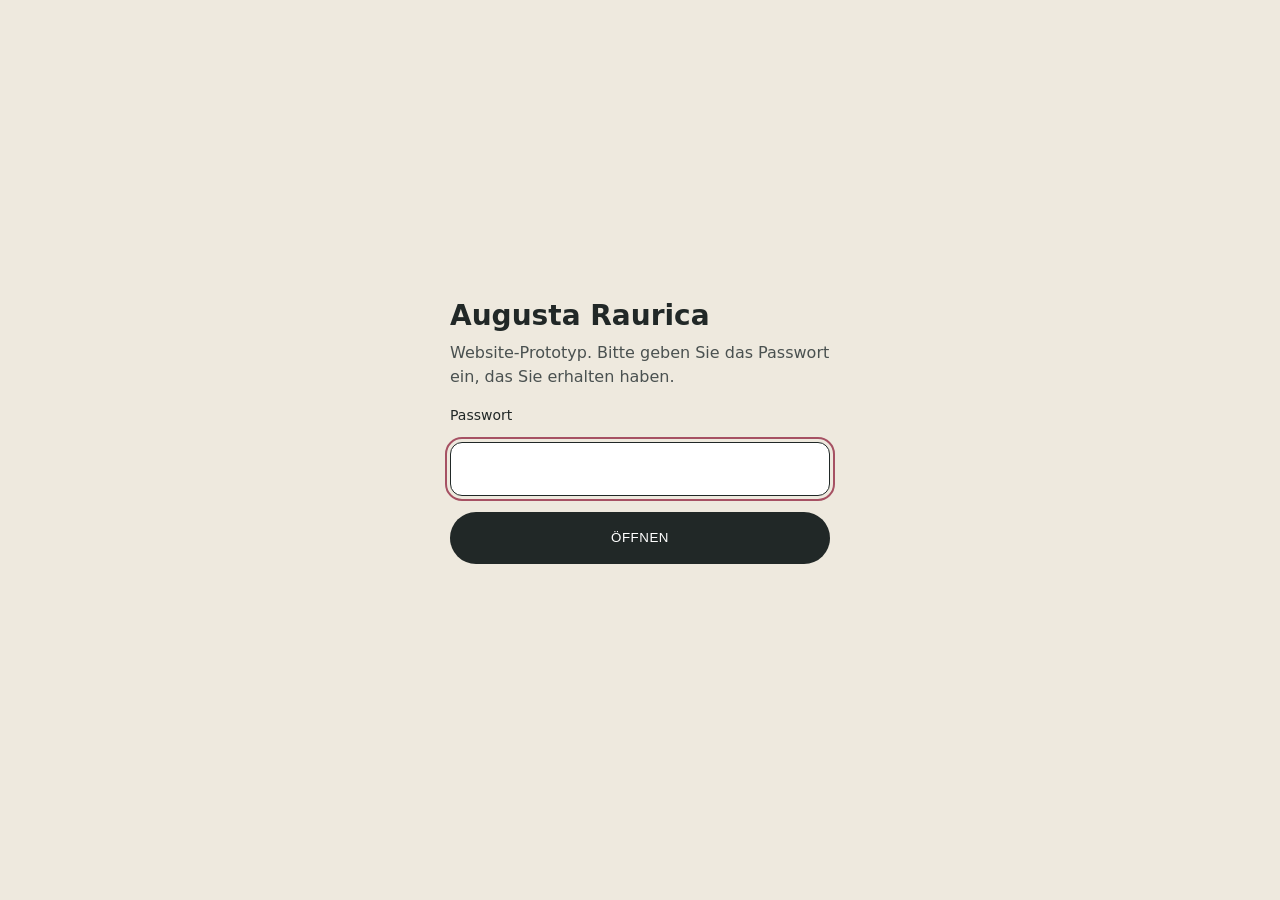
<file: index.html>
<!doctype html>
<html lang="de">
<head>
<meta charset="utf-8">
<meta name="viewport" content="width=device-width, initial-scale=1">
<meta name="robots" content="noindex, nofollow">
<title>Augusta Raurica – Startseite</title>
<style>
  :root { color-scheme: light; }
  body { margin: 0; min-height: 100svh; display: grid; place-items: center; background: #EEE9DE; color: #212827; font: 16px/1.5 "Cera Pro", Outfit, system-ui, sans-serif; }
  form { width: min(100% - 40px, 380px); display: grid; gap: 16px; }
  h1 { margin: 0 0 8px; font-size: 28px; line-height: 1.2; }
  p { margin: 0; color: #4A5150; }
  label { font-size: 14px; font-weight: 500; }
  input { height: 52px; padding: 0 16px; border: 1.5px solid #212827; border-radius: 12px; font: inherit; background: #fff; color: inherit; }
  input:focus-visible, button:focus-visible { outline: 2px solid #A65163; outline-offset: 3px; }
  button { height: 52px; border: 0; border-radius: 999px; background: #212827; color: #fff; font: 700 16px/1 inherit; letter-spacing: .04em; text-transform: uppercase; cursor: pointer; }
  button:hover { background: #000; }
  .err { min-height: 1.5em; color: #A65163; font-size: 14px; }
</style>
</head>
<body>
<form id="f" autocomplete="off">
  <div><h1>Augusta Raurica</h1><p>Website-Prototyp. Bitte geben Sie das Passwort ein, das Sie erhalten haben.</p></div>
  <label for="pw">Passwort</label>
  <input id="pw" type="password" required autofocus aria-describedby="err">
  <button type="submit">Öffnen</button>
  <p class="err" id="err" role="alert"></p>
</form>
<script>
(() => {
  const SALT = '0YTFCXiW6xfYW2MrjCDsTg==', ITER = 250000, IV = 'vHnX1LCgArHjddr6', DATA = 'noS8m+MTRY0X9CjbNoYeaVG0g2031BakxTLOn4fsfs2fIYNJUBTUhhjKWWZqMtpiuuxTvx/DKBvJX6RxIaf8AXsZDd5MVhTk/o29CHlPgA1kdGRtsWl3RYkh1Wf9VrY+i2Q6JByIu1hItERMSbLpn0iS6GDPgtPZ8jdt0gegl/8ry2jEGsBNGiafV+IEaTdLsqRug+CPLIpgkdQpTm5uBBCSJRPsES9dHmsXT5JVeb4nWle/CScZ52NMfTLf+pNABEKewcgKguKbdrAwCQlXwZzo10SHGJCquxlW9eVPuOYfsnpOtS1g6Bn3wvKs5YVQ/4cnIowWYjfGVti+RkBkEUZqw8ItLZ9R1elsOUowxFCb/sW4lCeb4LVT4sPH7abjo5CpoYpU+WZFO6R9C26JuUxdinGTz0aog4lGWqblCMz8V4dBrsdUg/VC+0m3DhKnUEBX/GqeMirtApFve1B66WM4rcajsxqrcth2YsIS+1fimDGkXeSHkSIwWRZyZhEQVPzqIYrgKJeuuqGFYrn+EYQKeuBS61O5Nj4UVfrYgYSU400BZg6+KiqzlkHpe0vjq04v4BW2Jwfn/6LNgtvsC84iWXDlgiRLKG6E9m/NTS1aJPH8z41doi/lcmg7HCXC19y0brJpg6/Vb7wyQrUJwu+5eTkIf5fYCWGZVK7GUJi8lMscXzuAot2mw3qfKwLkPXtykDnquoUZnKkFAvRAAc9iop6KGOgYI958MnUO2yczWlXjIVTunBGzpaggy3W3bPiF1Prxff2ZGn0yv/6J/OkXSV3n7klCJTKDnicvYFMCm1jzJiWnqsZ29eToePhZ/CgLtUvjyGp14F7H/pg7V2OKxHYC87PZQFiVBmo5lnabCfzwefOu6RTvfpRV1ShocugXpmgtQzFAOZDqoAQxrw5J31T+PrpCCDAEQhjUde7sIB927OOX5Uj+kNijK5l9ETS/TA+3IGAuNLcqmKoD7Y9zlMWfnzyAKcHNVOQuefdU17hH+72X9EwJzJAcL5+APni/6M+gNhLaZ/w7skvlaabAWpFnKg2P4C/xRo79f/[base64]/HieJPnM8YTWZkLjdM/v7nB/pKDVXQdllG3+AYcqFMwSq5MuACFqWbXGUEGPfEKrJXcOKRMcQ20yr7bfYh3KmoItd8Tk/2rnucsOBM5gb7Qb9MDWWRPA9Gxg6/nTiSi+tmJFDvuPRUZ5Jx9NhJBgg4/i3o0s6Si0/twDUSKzScXpqCFLx4Odo3J+du0KU458xO+4jJzojP7IV4OJIIJHMWVDiA0TLPGXXOL5NBeJYMj6+zF1q2qhMdU+wKwHLbrQWuWS3+wllE8RQhFRFiz+FxQXy3ityP5AwQaHTO3ktpbAwbZGUHxTOpkOdcpmYuUj39icFH6sCv6MEPn1htLnSZ9cwvIdwV5C+K/AX4eqkd/[base64]/FGbA8iBaU1mH8InU3L6qJAPzDcTV3NZTaiYiTi/C3KdclEhFhGySJcUZea2eg/[base64]/MgFc59nENIWOPxEmPmACD3u86Y8+AgsryisVF93H4xOUiChJXPmjGgmFgNzNQH2ezB87NPRqT+cGFozTqbf9IB6J4W3m36iOADR5dY9l9Qd3g/0hfOtOhfnvrNOe7ddmZRWpCeqr5DznGEr87OPPq6E7KcGBvlLDq9N0KKIrBaGJJWGUBzOH+KjjcCbSJ8yHHDV3NcZ+DOO8H2yI6cJt2k/1lRr0iO3fC9WVUhpGTWe4GPRPa6fPBVDYdqTiQjlPjwTpCPvgM2n/[base64]/pmEBBH2ljSTAGGt+v2E/pkugu9t7sFXKzMpWCYKBkP9/HAkjbDobvL0XoYfI0kS3s6s6whReJdieIz9rI36Xzah4bG3Xs0MtzMW34Qn2yHmGOGMtbR4z3FPDbSrOz2ADeeil8DWiG1iu4YtDrG4IW65VvEcX/Qd7q0e2zUahHyJJKaC6o26wsLr2hB1bL+2wI9CJW6CQ6fAJgUjpR7+SNgINT2cemzxQLvMhm2VdyUNIr67Gn1RwLR34Hmu1f0uCPhGs/fD7m0uGVcXb7eQrjzF//glN95loeVdR3A/Nleaqb9sYJsCffR4biUSn/eJalTQ/BxrqN/74fgeChh/cDT3SpdLh3MB52S3cIhIVlVPJMq4acqcFLhMLiqTQhcb1teLk2bIMEvXVYmjVs9mwTVJJNweg9g9JpjyN75p0hroPjT4Dw8aH/[base64]/otAWRe1TydSQUw4VUqEvc9rD01Uagc5AIlnzrJGrM9reNxLcWE+m2+Wi9iMKFukOL4v+6cOGaDmr1xCUf1wq3GSiNgL6mMYT1VPpCoZ1MfUXvu8+eZKkI8SMszAvHLbRxpor9QLu3qKpqvLEw0ei81cOiRhXTbVhKX4g5AXzoXvyocNfdLJ/eo980w64KmxtuhsI9M1JmlY+S5+obNBelRyMQcCTfU3FgZrlNmYdMsaB5KYx1nybWNN2fv7eZZjLxwmq4n9t6yKyl3+RmdMHLAkw+ZuWgTGtCht8ezDR5uIeHK2bE6TFFoTfG5sSh29aMcG0IOiKfj+wwwj4cgxi8PWqhEqxxXFajhcviUedgEuSy3/6zyFM0SLyFKAnsKybtVoyyfINQ6F1nDasBFsa1IH+25ERDLBeueGxC5/YFzGu6x3b41xiSwHDaB8rv0TYl3kWW7DLYJVy/ZBIWahsZzE4FbHM8aaOQ0O+42hASqVYHPZ+WG5zpDVHSYrkFvwyET3nOapj/Gma2HqGWH5w0zqvx6Tb1TmjoW0E0ILyR+CO0V0B9au/iCzvbXYr8Rt23yAeKaN6S6CZQ33CMtTgWFrag7W6Ie5Tpcv/YpP7YTk1ECzzHD9O5h99HpNdhSTUg1mb5VoccyXNlFMLzhiuvU40bYQt/JU/ROTdtXtxufzMiFkVGM813O/u4a2z5O+TEvapxJNI6/rjQHzgjszw62M443wF2Cl61ooJVxrUkd3q4VzJNhyhju1+ngD7IJSLrHHYuwg56GYkF4e5zqXr8gjfQqDkDSXxdpqI/5CEcpsAYWhKqL003jQI9OIKMLpI0fgepFGkfiytdPRiF8vB4YhcEOXoXGaOusaX5IflRvB/QphNg8CIftHMpRm7Em7VKtmIJzReHUtseXJWCI+Bh2bkFqPmgd45oZAuG9qgcl2qRMCMnlpBtCPtXqVtrSQfn8Ouk9nT3M0I2y7O+l86kDlSbnbb0WrZkCKUt++wwnHOybnjVV89I1L6b/ha5bPw4exAqWoR4OhAj0j6vZQrzKlJHqL++jljXq9kqgbg3UmYIWWluaV7sho8Aa6ZK/MPWp+KtKNB1pyyFxYMEj3TCSXu9sSwoUw/GgPFWQSDw5o0/6KG1zEMirYZT94XR+lQY1eRsrhf2ujDtPc+PBgrn2WilhWbndjo1mfU6tmL32YcTXEHL/OxWC5KAE0sXFxpxlpit4UH0MbNGBcm7O1A4qOsYoiemtUb/VpbwYOWp4/X3ZTWEhERH9l0j72vv5cbHmMiLryzwJItt5xa+gL++UaYdF/hKumw9/HATreEyqFnMqgShUjUjieTV1MDDdWxT2mSaLS4Ay7KPXZ91aDSRkERmnDn6VGEy8mMhi9ztu1ssEA/KvCOAN2DHxFvcPuh1Y2Hfa2Odvwn1f1TAdyOqnddEBLK67vxtGtSqfscA7Jsd9yYndZfth+4eeUJ1bvfDgQ5a65lB2gjQ+qufwLOAJI+YOqxi2gghV9RKNYg4y8h/yYswH4GGpzbTyCxv4ybm80s5BHeLP99vW+ftq5WPFv6K34+Dzu7D14jaZKuNyQlRmBa7DamvsCohgnFhyyf5rJrinU7zyAb0VRIBFeolSSKK3BidJH0dnPl99/FF8qbtsirliEM20htcDSU6zhrlCFFRJjH58ttM9ylBLsJSKMAIYBbcKKD6T+I+5IAic0vgC7DFZx2pTwbmfvvYZSDUYHSkx5N43tE7Ftb7cRrcgD6EqPT2wZKqRrjdvWUnru2e9obGlEceaSfp15qkmaPemOpx41nhSqwYufTqTVt89+TNN6/fFv3FJ46IvSrJ9xIFbFsOBMGflmPwlyG6WGJfz5NKgrTPydR/4HAGXf/1hTJUTIxZ40e8IECwPHZSKzjNBy+73SQlFIuuGqRg5esFgmtTbtlV/OTxyj4KTpAn6bY2ICUUREioiJd7NzcAYM+YvYbRGFEBzT+gHKuzNCE6cgTbSh5Fbxq7AtKs/h1RPgRX8Yo/1xV7/oQO8f/ijbh8Y21vUwALSB2NWocjxQ4qjgwdPYGykA+8irC2GenBzWVIQ9Mtlruu+U0ErQ4+AwjxEC7/iZ3TvlfE0jwLTUJUsQyX31lVnk8viGbZrat4RJsBIrJ4E3cyKvQO4/[base64]/msC28uv9aHwi597E1KeWNo3GpWe9YDiW2pgDguF7OB7bB6AgC1PdvdLnZ2SZKTfEPcRbZQm0Y8W4sTXTnAWuiyKRxeoqb8PuOuZdD0G0zlaWDzXH32QYm8/0rJiZ9p15KdJdepJVEewQXHMynxg1Q9ZOr86BhiOl+MrzNRtKNtn1/P5ntDHgRy/Bk6rettBrk6RefWsMEdWHnjj5JIivjGFoKNxOg0f1yJU7ShRFV95SqqtMUS+MxvigK3Dm7qz+SFpW9Y5I9QXyWYpEPIr/BTnuGJAA7meJWbURKyfuY+IUUJQTdWPBV8XmJEHikWUznOb8/iHYYFJnLzwc1qDVmmoUGOn+FkEz+ePmxSOlVWSWgoXk7AcdfGiruNMs+0pAT+PNrgu+ucpM4vgxSOIh9l9uRq1BlYjB9L+pMDbLC3zC/c7etShWRgg4+yaDv2vHjRa8FwNLxizTFIo0CHG8hi9ESR44kmp3ZGuhDVFFGVakXL5vfJSEbXjMGfXF6x+HOBORH0dh47iQ1meD/RJZ1UQw4ICeBqFhjP1eJYHLej7KpUJob1f5rEbnLie1YZxTiDWC8ww+P5JZqjNnN188YuSVj2c2HJdrVDw32mnOeT1MauLnEc7AmFj+0SB6WxbA9lk5I1Dh1zqYiYIOdzIwGrRxkprt08qsnUdt7J3lMZ5YpyEdt9sXCGoCKV0A0ey58cL/qaABSgdY+3OGv4+mdFHbtE3A/Ru/i8xRsKs/EviVOv1l2fPbkGHabqZ6oJt3mS58aU0GMlFl7eTQI8oxkhboi+WPmnKGnrMHfVAWVYpgoCyKzEEETxEQczXOFo1hP36Gy7Sgoj/qi6hubL91XoaWx+zTBVU9VDBgqEI0wvl0yf07CGNNgOJtV3nX+MDtB3CwedDQ6d3XBa3b2WjHgTldHFOQtcDTMWC+cwC5W6LI0w5ew+DxhVQqiUsovRS7vh57J4s4stIus0hp6aQwzmPQtFD57CGgMBr5Q+NEAUBJy9MN7Dhct0zznvwQAzZ/iFwVMWisUakjUiX5YPrqQvxApz6M0w3jrx4niGMORp9IvihOjkWKxBfxc2UTkD6sNjRSEOo1OW1xG128uod7a+YXsJHYWb7GJpHYJyQvNLgFkCyED0ztWLwvq/qPCnmipCqEx/ZLu+MIwjLcRXrfU6xUKSl/YnEUKuaRKygf1JUeZWv5aPyrXU4v2ursrMnQoXqR+W+pRdOOgO2hh14d4e7uLVa4QWeEsPP1er9c7nqpaj/MCvSOOAc+11aq0FiZY1wsIGkGVn7h6Ut1nv4EJBTAqjjr65gG8J1Qc9M4yjOhquKIbEdktXKCeyOPWvcfynQX4WN/ToHMahe3VcfRcMgqbffEdLMfuU49fRIFnG01+4yGBMxEjyDrFmg36YfVBk1ayUdwNgOLh0l/DRhcYrgnZeZPEbb7dlq0u4tLBqfPubknQNiV5uhsNy8dqW8258kUanyyoBB+hguk4mTlXO/Ji0hJnTX0JeVSagBlgQHNrCaUPwEqKVOMmxe3gpChITbJAUmXJB1+rhgUoMdlFc8gpGFmzDkz+cPHCY/81ydkELQs5tpX/iOCnnlfMNAM5ekzsJcSwkHuXmGq/qx/svt8xfhzBqoZ08nGxa47OJUbtrdxJ8dM4OBD/bEW57JO43zSlGsF+3nlmwgL6hwr0UlbFK22ff985xfhUmhcoFb9AHecOWYsM1JeEAbtTrsLBpnVme+yVZYqxRYQz6gZfO6OVAwqOQVWleQWGleeCHKlT+KYlutwQKkfbTdQ0UuLkawB78ex54CCTBcHFbqAlJJY8z8rRNYoM4AbWUuB9/vumemROP5TqrHcxkccyBoIn01fLIUSf7OnqDdkbCQKESEpjZe4h1sHKb32YkcDDoyO2zwnKVfljt2rlv5C99ygffK9t4HBpg7IaMMBYP+2o5wOqTpO+7QAk3c+DRSVOlbtkk11PICVuxrhNUTi3e6pDzyh9Ec3gGSCRQ1iVyfi/LQEWledSgBjB7qvJClAojs+63ljvKktv1O3TgOSVeUQnt7sU0M2l6YvoxxI4rHwZBM24P57Kan0HToL37bbQCZFdPcCSYJO02BFTPAL8xkpKRwKV/uA/23YaWby2yrFi085WzlE87X//O/tLHXH/U9EE1vv5KHqG9D/SmMOEcpYwDnNpqWuGhdoB8Ry78LOLONoUFysenVeoYlfh8MPKW1d58j16GnlWxXKkWpKmCW5995HN0ziHGO9Nue6CkBlx96/6dwGHUSIeZ327ZeLJV2407SeceWsVAZQxhstaeCy01C/KnilYxwW/CN0ofqSCNItfftiy1ZjOzz/wyeUTxHzwMjZcdFmR/[base64]/vlDCBfh+kn5nGGWCBAUnWiVwhmip1L1PnXiXH11Qqy0YVE5VcFBM/re/Zuj/apPgJ95oikUu5FNGFpYG+NJgztxS15OVlGYGcL9rTlZZD4iT62umnKIDvGHA7MrjuzKOUE56lrgmnCDLucFb5phzhUuRPCn1w/kdN4hiM3QVDF1saL5LePyjT49u7fhCphmbRS6z4DBvuqUJS77SfMYFfQY1SscI8BWbv26qC8xtSOGXjuFWvDKToFPYJ2lY4SfzbmjGBGiWZt5DQvgAUqRYxeO6iEvIC7l6bYTgqXuX/EOK46LULP41RlvRY/7ILgjC95u34XqVUMJwwylaWXoQ2mcCAJOuFi+6JfZJRmS4QEGmgiONBvOvOJ482zjp70iGAOp/kN+4BgeDY1nwD7rn9YZe8gFOBGBSSBcFp3Tx7zNOtFfsrc+UfXBIYDvrWcLO1yB5KrgIj/[base64]/3vezJbL4BCAQZCZwrBfks/tQzG1h/cwwtAjxosr4KAipke790ctZpa18z4ps+5m6xPx2t5+L9fJEPbI03ik2n4xjv1xsd0U4FBVWDTnNnyykT5l2YZnjM79qWtjNE7i3Acv+C/EttMslsTFI5p5t+YsQGGI8lfF6GNa6xSgMw8/69rT0fIkPOkLg2GD/1qchpaQJzUMgxLxKXY1j56SE5XYpc9L2vFJCYKLm2nVgk+IHMMnmS8YA/znI0ek2N0dNEfHK7Mw9i19p91j7azOIducmjMoBlMB7Lx2QVEgRj7653ypcfGY10kt3GOWKhHldEriSOxgETf0e/6lwNjfGc6pbovl4A/590EJm1GR136HRQakBZTRhux63BhXnd8PJF/wWoNISV9ITNaR2G9hOEGgXFimaL6godUuLV2zg1nJo+PjuyKoc/dWp+MS4BDw3a7m4/4nNOOXdzKm8MFpsWPFsBRXXcPqUXFk7SHYebUQ0RSKpERXPFd/PvKtNmK9n97YgFEH/GEL3GEuEq90PW9syCPQfDlza/e1lNCdLEuvIluqNZ9EVQyf/KOA8QXLpkJ0GKhPO//WwCrnx45KFWUIEr5YCPqVpgj/DM+R2IIDVz1fobZdB8sEPU3ozr1ImAiqbjP5/G4XM5FbrH4JZKAPX81GLiYwIqlpAL6RqnHylBodLRdIDklX0zEzb+QESSuj27j63VHyOA7Nco5jKnwV6oY8wWbyfP0StM8u8z21wuNvHXtaSYv/gnBjofKabwaOOQA40vqF5UmnYlGzY9cFeencGXFfGS47ZAZz0jCJCoX2lDEazdMJSBF8khIjeZDQ2RfMh3ePUbLMoksKYfj0dhlBvEAEUfY3W5h77AzooycYu9EuHHpIdQ8aTKD/Jd8sB50QsG7nzjhWWGsPUTfF/Bt02/P5OMGLGvsrnJ7br9HAX0ZfKQ0EmbtJa/aoxW9Vl/binRVluMxi4A3kuDNdMeaHmLbWHzx0o3LuHn8FxLuERQ8yhw0cGn6gR5OZdiViXjnSOc2MbcTKtUfJN/Y28XyhQT4mv9X89KQApB0ISGXc195w0MEXqHhU97SfEn35MIEoT8mnU7kmuTAEavrJ7THfKC7mGWJzNTgM9Ny2Yf8LuswRG56EISufN70D3rSyou8pHrnI16sivkzkh6x0R3SFxE4Drio6viKCBQj/ZVyGw0NqbwmZKAhz/lgW1CPWC2hOkVq+I9DjGfzoDfdsqvWVOdnaCqi50di1PHU18OiCsfQhH1Gc+pnyQkCFyytaDReQeL7nFYQK1WjTMTZ93v7+5+3VIf/iQ1Nb4WTZWHJ+LmQExmBF80WxCbYnW3tjFGFnUev6/1QnU0nQqw4eGCAiAGEvToDs4lcAf8XZTNpkpHsps/Rpv78g1dEG4eAfSHyVdgMqeGCByn4cSHbV6OIUqXuNl6pjIGYF2b0MTW7fazsvqPHVdHO9D5Vl5zHBiH39chJ4i4N48WT7mXupD7xKOkyhX8V3Lu6uaVaPs79JyqN+iFWUAD7MCIpEFrd23jPEQ5yHseECzwUNUV9wrpA7o2AZ2m/I7G9kgCAI8HzhooO8sJRqOBonadaKdoCqeQWv924+26XygoWWBjQkzvjmzfI7n/XlU5eSno1jd8ETkBPO7BvwUGQtcA4pffKjSTZ0JQ/36UgIQ+7wdtC4EcQ2NmTQRjkYUDycTH9fQf6cnkrETtBAzqePl9dZSq8RgH4Dpz8lQz0M2SA8r+nij/AfaGT7hSbK3OlBcJv3hbGYD2rN5SXVS7DsQfBfuh0Wg69oLCpLx8cs+wvnHZS1RWaXCfw5l9uWLLVkvP1upJvC3yjhI9BSsBrkaaljGX50tbATTvEgjsk53baBHO6fxRVM6AT9L4Au9sAkej8YFvV9GJYU35NfJU7ao05WmM+cCBtANAK/3AelN8M5+RhOrY5gpUbmIG7etg0Qu3unxx6VAgh/Sdt9CFf20t6lQ1bskS7LV1ekpySivugwRxfhTfc0uN5/70RFRT3CvWq827FQNyBbbPqcwbl6uxIx+ZPUMvkkTrYm6DyVAgBkT3niphnmeFq9kT7sfESJFbBLqv2r7OV4MGzu1B4qgP6yHuraLdYcSZAzuhMQKBim3d5ft7M54pdA9ho/algAybcrUnzvhZTFvkkXYZoSYv8dO6fjLq/X3/eP5Ueuo8qsyqvsEq10vm7xa8ruIrK+aPKPgr5cHzJdNd4STbzAuprzGf6RM6kbqtYnxDr3Vg4ctXLGYyrzHP1Ui+8ACgfRQyMmpCho90yx81xho7sft/CRZA77+xfDtLpwBefRH4AvpWF64ldIPNaR0ex/2TaMH4NoL51keHMs4cbujuoZbEULa6xi+RefuDRyNUmSJxrQQNwP2Mm4YqoWlx0EEuJe46Q7jL8swN03+szuQnnZy/54kPyk+a8dW8VQzBdohyY0Rz25fC7ifN5zawaSrma6MzwP29ToQKw7iowyoqGQcq4gZ4ABgnNtQD1HBqsn3z1nMDGWVk3zEAgJPAwYcdWMglsACFFSWWhO+EnOseGkzrKDL3/HWsn1VxEahzm/BZQjXj/zQFcq/uGoKeJBSDAxTTtclaYxc9t1Di8Nou4Wx16tU3XC5V1Rld/9F3iJ5mSBNyyf/huvaIPWlcOaKuze08wdAqL0lNhxlfjNKu9e22uZsbBVY5ys3PAmqfHxbmHVW5boTsiY0s9uNaa65DpqLC5G8htOJx8jCau/u6PQ02JaS6t++L4s7zWX0iv/AyrjGN1+4jptbGOR/25BRIHnRzsF5yWu+CPSkXRAeIDdMHtJMPogrUYNnce8VfYSyykGr/DQ5+f4oyIHNeQVvOqwPwFIe+AwgVvsKbgswzIz/YTMgK49rgOlQCb8y7oXBe7E/aQCCPA5XiualY4yT6VGuJTCLgmsSom89rYOExV5T2nO9qAOdh8LKNcUKLsMmPR76RMZEhKsl4nh3fT9Cx27YsD8+0jxuh3jgWOm2E8erM/4qWISj7rfvSF2n19EbnW//Dp9QvIuWvv1GLycPMltQWzvRzvrn2ZNZUxlYYSX5XGGvqtifZEUGf99lXStX2jznETqOVlSWyNnwU4qQdZ0gVe+4YnkdEe5vWbQMj+2+kGpgHM80NZWosWJWTmPj/rLTHdj3s9eOAwm9wa4lUfuUaNb6pDTblIVMW1ZnvYyJ/1+TS77mHF2hWXRUlGofRcPGeUfUrcTjuOQb41SKgIZ58wbfC1utz7LBAyn1UNf9hYN2wroNB3b2XG4T/gqmK25Q+/bn5bH8b2+gT1aLiOTWfxQylcogthwkL9lYLzGQvlyDv9XtC7JeLxvJ2SMXWNJdZntZLAhPqOMg3UpUq1WG8QEGx/j6Z+IyEirz1oY2LgPM5Wcscym2TEGP2z8Y4g3xhXh6jC2y8dQKwtEvO6V5d4r1m/u+VLQI6i6p8Vku2eebKeuLbvULczVgRdLGLsafmjaNTIBJf8UPbLdPWn+Wbnu2wLkf79f2hJA2/XEghjrGmjWyqP0PYzBenp38NQS6MO3CRQXtY34necuTGhB24WvtaHTKspw0b41nnBFmGtLmaC87I/PB1cNjQ4+stIV5KGbD3FgPt8gaDJS9v8832NMvhc5sD3GwgUTux6gPYqCEHXwEW0tC1/5HoMg592omjte+WtcmOjZtcez+1DgSZVLTOKQe2VFMdZL+B8bKNNCSfXNcEkNOCV0W4ZtcaggPcxlTyoCmexSNDLqEicwP675BLZYpI6FZokYxLNJnrLor30l/Y07SI8IScHWEBmSeZPAx4+gUoHFRNMNMGcww1DN1d/2+3wParRKiXOVelqCabROfKqE6jXmU8wHhpROFyIfzBFlNKSCGVBvqXWD/uCo3CpFwlpJoqpRNjaBnhdQltMqM/XFdzdDVDkToerGSok0890TfQvkr7jWgh4kN2hYCCeLSwz6e1G98MunXb96JN3Y5fMrYSr8eZLjPJJhD/BJS3gKqgGn7PQBJ3QeiIjM5Y0xR4O4jI6Hdk2OKtPRgUJ9K1ZavgtnllibmD8zyyyoufrVMda7+slvckYulLSqoXMGGSEtYx5mGXK4w3nnrbimcp+dQBv4k/rB+lInQSIVipAIjuBAH5eb/704+Cvvbic1bdTSe8maZ6mJF+XPUtfKv6XpCY3hNSBOWtckXQJkWlDWYb428y/XlzkFshl5FR9R3B/2WOM38xErJXniKw/lHBZlZ6de18GBB3yk79whZLgab8onAsjMMRO8h/Bvyx0JaMTu6ZKQAPo7XLsAgEzArZL8ggJ8l1ohYzzMz6KIpqfg7b5dwkuD4xn/PDp++wmk7x92TgSIMMDrP/oCKDQxn0ih9OKipB+9msSXdq+VvBxil7t+2EvQxu3GiDqWiRXrOURWIcUYHDMfzkN+uHP/kL40P6e0fLMw2CtpM3Zyzf41S8Hr5YQyOkzOnBNw8KwwvVWBfzskTZyEfRHF+WTuHAVFzRdCgmXt1kO/lM55JJN1wJ25jOpc1pa5dhFP29EdouI5isXWMHv+tmL/TPKcoiT7Y3vF8ZZ7+qZA8NSHQ3xIUGSYajPv9gDFtoDfOCSEFTm2fWiMul9Ytv7Vldmri8S87q7BPDdvgi1rUjlslcAE/aVkJgxMogjR/trsAriul7XnUFrNr0TGni6t6RIWFGAPYKeIFzJ1jJNrPNDF/gVqMEercYDq06KK/GSeShRJzjhBy0MkwccViu19i7CuM6wKJB6vnAEqmYlHIxd82K17knqJdEj51giprKgqufzdFEpXPfKsTlgc+IGsKWVFd5mGtvbNANEuEgl4iLsViqSoZ3WY13hk6tLEnl+pIpOUamXzABFr47o+PZ1cQuAppAQbAnEAJ9PhFcKOBRw/cSx2r5Lolpnro1d7Ao/bkyL/Epo+dxGyuyqEmvB0PMuEy/8wKqlfSN71H7YZrRHaZrB/vhxUGm04pzE2//1uGZyyPtdjMin2enIk58Xu7tIEH5XUkoRMkZgyQtIm32WB6gXwfwPoYkd7jlQq91BJoOmmgJS1IQM0p9gqFZQyBYhARORBVaBR/DJVxldFrk87sySDoE33vNWBtWKXM6OtqQMifCO/23qCpwsCUtxCtbbX3Zkru0yNgDahq3LSHoWoX6M4CwQ+6THtYCUOOlRKT2lMC7YwjhFKmlRA2ZfuzUA4PhyDUq5q7rGP+r/[base64]/iWbhkamFMj+z0734fHuRTXoltYSWcfQfHQRnyWiquV20jzc3uY7L/tpqxYH1pvWXw4oNjszgE/w3MpbKuq7dSgeY0PZ0Heta3EJ/ky+/kjtDSu+N8I8jHY3IO+XptSQO+8SuZDmRzM+8Gzy6JFz4yIMoezTs2nxe5k939+lqukmB93ugZMrhtsamdOmI1DoSOdwFXATwN+zv4pTOtjSLZdo9q7jib9KjrY0Q9UVvcm53R1/9s+WrkcpyMZYwlPAOOtKk2jxnRzFCLUFKg8kyYtjXcRMPENzkeIugqn33YFzu3zl3yluZqEL5YGujyXVoTISBPbRIR2bGZazkh16Jq+H64JIYIzzlF4b6hnpZL/RTwWkHeclzbBgthZMBajaX+aGg5A91UHrT/[base64]//pFXcV0kdoVeuqDU0QgLc/ZXrhcKf7Qa17sznMYJ2gkq15A2EuKPKOLrXe1HXkXWXVy7V85GXd98GZTOvLo2wcGj+BlTYa4sZD9VafOEu9P51DgUAQbCX6IWO+4shw1KOj/URoleO20gV3TGtyWkYjSJcLz7JYt5x6EKtJW/1hIzFvQOxdq6t/zOzBoVjDrbH/oy+L5b4inasmQkkQp9NtBO7k5LGtJgwfdmzLkMsAS5K388ApAARVMg7Kfh7ughXI0BBeXCTpnUo7PhWnGQe32Gw5Okw7dSyL4uylmL5fNxViHEWXKyj2n3nxBOI/HCobPvtWYDW+g2T0blTJFoGPZT5ExV+mMKEty9asZBzCjDcW2nOS3Ry7RvXJgb6H3dJPtv8HKxatL3Dz7KqqxlSZe2c/d8MLBR/6+CVko9oRj7Sbx/HLJvHVBmJIN36LSB6EcU/KLrljU+L3G2kHMELs7ryDC4P1UGsVCgErYc2y3huLzUsNR3eujSuBfYAIot0O1JYZoyzXZOxH0xbENnuvitORMJ6kp01jQlKlbFBn/wWnNPhTmLxGneIdn8d6viOvCiX2Xkz9z7jCDQb40yaT8WhklTDJwKUoSbA5wRsBd3y5tY2I9y2mnJc6idNaYp10vOZ9sGItxgE5s9Vt0XlSG5P4fdW2A0F2wEsIm7CdC38fVVHiuABfUDl9+8JF4G2NIJg/FCDoHxQezfOgQdPjHK0X0vO+MOb0icjkCBFYpZiO3a9gk1/OTtxYUplZLHz5IFkvm6MemkJoCf2h2ZGGBe12AnuN4G6K41i5PcMfnHoUxIDhpTP3IgquRdzA81eWECKI33z6nwqW7JJ/Ttam7503sWJ/1ryCf9lQSn/CvgfceRjZRfN9Bk3hHAWUulrOunrlPTCvXdLxgSRy5lfanwzRQpdaMDgndAh0L+MG75UmkdUJnUrfhZqUXt5i+gc3Jpld/Tef61mv2Y/8lBWiJThsiMaArw+PsT5IgIlFHmCLcBa5zpDq1+e2ZUDSpHLRqyTMFy6flPZ3NeiMB9p/w3SgnFjHOfrqPn/KVIEZyfwDoE+ZkM5sTZLbbOEiv+oWVf5yEziohy3dJH71JP8miknlyYEWxZXtJP8uy2sLlN+ZJa04O1mkicoB8WxFDnUpMokKlpFpAfzXCDToH2VrDQuAVVtGTG2tlWJ0n29GY/ilRAdrusxbcDYD4RfyDtAH0ECB/Sq3mK7M53QscqdfHXq1OOHgIkImE3VECbJOo0tVli5S4Yzan18j8Dx+QLd6Z0D0dJpN37X1At/VKwrj7T/YgeoEagnLKP3xfaknGk7tXWRklhPCaqVl78FWRTLGROc65HU2fEqbM5Jg360I9WJuGkDcRzO0MfmkUyo9vrR9m1YZMQHQTlEX/mnA1PGk1A184NKC3jNbyLJnLDquFYnnWkXpZGLVxn7cq5tPiBOsIDLX9eDKuk9jp6OJ/mt/l/oHG5tpsDO3JfV0OuSLy3xp2B/j+MQ3UWf5h1bLPe06vpyfLej+7dSGZjrPbqsMxtW76jIswZicCLGQ0i15sY7SnUR3/5NzNP+M2YQzOagwoz8/QkOyW6spNQWsinbe/zo7tzmMrPRaZrkiUvRSm+vHddtc1EAbnBc642zppjtjyLdb2GjLH1v7Wi3CorIyguylb/IIGTB7VfBsjaU8TRPqx45gdEvzB6O7Z9KM7v03Ng4CZ2BBFbZvvSo7qIj9oBeRlPML0/[base64]/jJpQXvixxsswsX+jDEe7M0jyNgYHlZBRIZ5pcz/[base64]/m/QeYlA1QqOmLeVdPVVvgGR1gBODsyJ+833kFiMww6kKnvQmlwcp0hfbJHzF3uADuzGvrpYRI5psGB3ucU3FxZHqIEvShd3rovOF7RmAD7zhNXh9aaMmSEQz6CjA4a/5ykvFYFE4KkYrzWl3ia2BvVifOiptpYjUbjZHNyrp8TvNWct6xA4zYFvHOSXmqHpv6dapzyMTTf2X1zmmcRTrNGiWnkFtqwbaChY6Qz4dEWHIBsy6piRuqJydUQGusg4rd/5dsFW2BXXSNkkEYfJso9OqH69ue5mk3R70lyESBHY8QaqJVnbNKlg+hiXkr3yPVGwIBTHb0QmWuKwjBCWT3hfzm4qxBCY4CrqFVpSlrPov30xv2e0O5WLWXDqOXRw8JQCzeYtwxgTESNAX20Mel2PEqoeFDtIO48lIG1hSNshAEVNtTuj+/nqpBb++P0SHmb7JIxtO0ImevuI5ICoV0thpZkt9KyZydIsvY7ykT/b4+VOQuuNWOS2R8j8TjgtZwRFJwM0Is/oUeOiB8b1cJaExLIevj9JT8FyKhZCgdwsTmi6lR22us2h5zjvYGMEe7hyKAJ/NbVVdIpMYb/f8EOxg2KGGmGYj+S5IMvY71hruK0gXY8cFRr7S3w4mlx/LoJFSUou9erxDiO8XafB+0i77KRmJg2nrbill4Cpic8dy9Xa2/e71sUNI8engqeqawlY6IPtXrd8o+DgEPz7mLS0ffJhU5jIeJ3HYOWQ9oJJZYAFDPtPUN6F/6RuS534/OnkPdoG4h3js87gs9M0KIdVnR9/3Wvr4W5dW+D19cbnY3uPY3xToSa+4LDjOsfbIo1Xy6sRJh8txQ39WhMl3/[base64]/NxkoDuBfoSZdOPT+lWmmeL5oGoUzVHPQZyu+WtXrp8vFHYtzSE1OxnPO6B+t3BwudHnW/IXXRK6BHifM0IeyZcu36V51NEaUGN9sfRJnWYR98YxbbewdhI5e/oc80rvTiIoTnCEOowFWNfISOduBsGjtm/oq/uq0erKvFbbJK5uQE04tCvq5pcGh+vaqJdfC3QY3YlSzCupJbcSbnco6B4b03+LSRWgsilhYK4ZFrxqCHfJ7wB3oas4iq30p5zidf/rpsMsbtWipB0NRneyfgvvVRhv9/zx5z1AfeQ7SHPBmQoSy7jNF0964x3bwR+XcBeOtMRUcua/sdyGy0V06Tf0dzDlX8ZD65wVAbgRvzxaLzeZE9+1dpzAMgTvhuBMA/[base64]/[base64]/oVs/lunMCXQpO9ZWmuAe8Edtb+OAmoiy8L8Yl7cnAIHd9JX8SWuj3CBxaGn77OkY+2WlcswqbhZczkwF+2eBFFtyHP8Lv97dZd9zqCQnaMFCy+LHz8yTdLLalm+EyvPKU0HQIzVrVPVOrfAnLe4Rb6EQr+r5Zk5BPLFKph276gr+MINTqOXgIIg//btA5pTvCQL3wk25vVtQIejz0FGhzbIynbTwK1Dyx0oDdCvc6ihvinsBOU6h9dpDmQt6wKpf26lxfi7j5Gp6xvT6Y7Ct7vKSm1GsnJpnqJsbzcIpTyCb/2X+FEDjHV7vmK+5QmoEUpIrwU6FYmoALuHGwSO95sEurxh/B/Q0jpVjEPpLw+reoSwiykl9Z0aClNVoPMGblFCnISzrF/XkWAqlO6q3aoSJctBJvBcBGXpH1LbJeVA27jA3xvDQ7PctiU4CkHKfaiKTHSWBbzFPdj4EN4z2jGwNvBarO+4nat813dvirm1Eb/p/5VmLIn4NEIMd+X6hLhGfro3wmV+OGy+XTCLZpSxU7ktfB7QZKx0zu3sVWQ+/Wy57yctyyQ19XtE11sTZrmTNAOe53+FeffAIGL9DeWjQK2ap+uHxxgBWsxAlZr9jLhitlblOBxDtT9KJLkiAx8UzZebpJD9p3VXcXChrZgghNKgrgIFA2V8rRz+zAprkm/KkIUw1rAbc8Gmo/nD8qIE7jvi70IN20ZFa5sfHKg/bIXLcaM/Dt5II3FsMC86pK28WpbKhHV/oSwujVEKE14ge6Mj0V6NQbpoRsv6H0nhFoRpKcDfEGp0eKd4C5eX2kOeF5Fa2eprbEg1YAHX8Up/6pnYLSr6H97dMsBDba4Vlgj0BRiW0UPWtQCQM9NesrIN+41ieVfUYwOPRt4wuCfyVgjrWysI+aFkBkFyOijXXfhkXjWIoo7CqtfnKbfEEByf/5j7qbhRWu15daB2gzU3cRZLiEk7HHgvZ45Rc6XSkDWv3QjuCh/TZHSkITMa2qrVLRjp/JKo68T1MhB+TN7pV6t0xX+G4xzKu6IzDqAYNduSOwPAqR68OGcZb9Q+Zm+4nAbOHNbLn4xgwj4VGVbF6kO8Qy90hu6mUNNbiTGau2IGnnobOqDUX2b4Ld10VZysr53L2ILL575iHzQ/W1B972hqQanHp1JOYaaIs6wyIi9GzUaSBrnOK8bpbBdrtEk+iftlNvCbben8MFKLxf0vrcbWa555YbvRAaLCLKDZpzRB2nvc78Jj9wqh1pryZIXeUgG6RVhgllDXVcUSuFHvtfdf1PlJjy7ZIinC90iaAj4aOpYlNzIa/P4PzKaAjE5pPpYds7lomlimDyFPOUrFH6CzDtAnwQ7vGf4leyk46MuR5W5pSG/fg9oWB0gMBRTr7dTRNNh/G0zR4F58QHZ0ZmHp+76/VBPtIlF1DG4WBMjj39oLc0PUC47K+JawIbRYYEFxhbD61TUjBrsbNAe3bo5ZtPGJeSzTKHkNYbdBZt9FGMRjCIvq+d7hToo97YZ1NkKgyj/bUGawjOgyWblN7OINMHMVkdbIFODZELYAMR3raUI4tUzzEzRPQxmMGoElM6wAezudsDTAEkr11TlTGBLTeEX/qEwyOyzoFo07hTyC8AxSpRAD6aQpeM88L6mDGs15mIg5CVLGYalBOG+yxYiwZ7r6+67UFtI1IPRAUx2Ych6Y4ZLRfTqqp/d/9kLUrfmLpCzbozYexumB3I5iNvr0d3t1fX9VpeziGEqmMoIgJJKMD81PjHcYResQZr5z5MJa3g32cwswrTOU4WP3SCsTqNqqF06ad2g8oaaHjtt2fRlUO08sHLwOXvoC7eLcl3Tg+7xOJ3fROzReBDAIlA55Xl8C+ISs6y/tkamOWx9RHSQogFpoEIQhGvExLCMvlTTWVqNV5YL5uM/MJl8IFuNwZxeOl8F5ymNSLmh8j4GLLB1MoO/SGS5FA/6FHhwqIMs8eoYXwAQa6M4i6Ja8n/CIMgqBaDKnQHBXYF2lITAy0UQgx1NJ0wmESgZgjqu7nvGsTeSdzN/TDADNVHx1RYGL8ML+z6xMGycwPmjWdS7YZ8MdsahW73KggSzZFTcOSpjUSysifmnd8eoaozn/RH2XdwfdAXxFKvXGA3bpIt72FNBmtrv0Jg0NURXnDOxcX+KlZ4HT3yyN5vc8TBw08PxGbXokdZFNqsgDwelikI1EuiFCUqNiEb6rl6Lhjli8zt0MeUsqAg8q7vW7o16GJXH5xftEuM7w8O4c0XES8/ykWu5Js+M0xb2SWmI/+NCGbxFDMW5ezaTTYFisM5xEcOXqHAF98pG9YDqAaI4nE8/IlygZE1lmrTDoLDnIPC0FcZNG55BknG6CQDnijaSTPjqTeRxQGJwVySPtq+UVZ2QTapHWuuIYezktaSxL8huT2N3Y+u1QcqzwyedtlM0MAHeQ0bhXtv0xtDSdLB6DZnv6Gz49gWo9sI8Zqfvq1zbfhxHg/uxdCEubyZMkJ6WWgvpTw4sir0Aw/yhqymx1HC+xmHKFr1IgGLdhlQoIXKR7OvOAkc7NRJVYPuV8723iAB0DwQ/[base64]/uTtp1AmUtq6scAAge5Vi1EG50HuS5e/ZJh1++/5IqjXCz6oZQbJ4l8O3yup5NRg0jbTHWJ9Dkk8/x1Vt3hw3TqK/j+23A+ZQL83LS+YkkXCeJeOqn4TeAcMdW8CjZhykVhyqvA7t5oBzvll1VPhifI9wWzirKFUWAgqHXtgVsJvZme4sm5mi+M4h2m3c/ikMsldHEgshYUL6Y2P8nO1uvgaJNeP6ofFda0ReLppM47jTD22KzFPT9mDBbWOWdxNhmYxSttRY3hkQOSepdc3Jd0o7Nx/1W/Fcnb43Cbjc8Se3dc+QvgiEdAntFNCimewni3j8OQiRJfTXQOoq50zB3ExlCrSTOnfJfMM2xout0ogJeX37urVeqf/LWwmhITjgH3lMqeqoADc9+ANLaqMj7Reel8Ova892duuZq+NTyelNI4gVFr8PDO/WmmCIu3qNX6qnbYWQNjt656E+SL/HuhT3I5dnSJAgOSg/O3JaJ5pjioV6ky+bn5RxI1I4SEfillzZ2fX8dp6DoujTlamJWorAc5+UbRZeyOeze+EfnHESj2dgyZUSDZMeITwYkfoCdZQdbu17w/vnfJd0LpS/aM/j58urD7msAI4n3ytH0NuhpkFC5bKwiwcLiKv7uFVJZFoA7RyXeema1ovyCm636nbSdaJNM8xy5Yr1Sxg+hGSGlI1R9bs2WOmCyv7DRXUC1M2mEapIGdIHRA+ZiuCHYbTgsbuFTc7jLcLZd8Y3Jk4+hW/pw3VGnh+9IBE8YLTr/CqMGnfhbuSD0NxqTrUdFr6hXGsx5MsaRjRe7/D8DhDJDHgmmNjgQvC/1Dc4QGM3lJcGJiDRg8Q4KMDP2VguJeZf/ddVq7TPI1Ifreqo4CVW/8l4lUv0p2eJycP6idSRE9UNz3s9y+w+9Z4knBVXr8f09KktQDwm4aRm5WhPyGumACzt5y2ycKvh9zEJcppfb+Ru43fMYoFj/WNa+clj0Jl4GnmpOvrNE3NutuqZsGkI/FrmwPd+ZHrveHvAwj6M/ukEnQTeYQIlV7cr6VxQKI8x2cVoCxEemG6KK9ktF+19mv25lOLeEyzZbckF+mou+RymKJOEUMedq2vkMl4X46jz93jb4atnTp0ldCPurKNGXUr/0rkvsW39nm/vM8ralRvWYHvdRgGTSUaZNXy7pyeVMmOhetNB1ZPDMhkL6OOCqGy4do+fTBWlleQHuTzVnO29pmVHjfS5Bijp5avNW79gWOtPxD/1/QgEIatctZuyBNxWgPzE3vIVFZJDLvSx4VF1uj19/XDsJlNEdJjsndtPZl5Jgs5C9NoazmR8vLlfg28i0ndMWjPRXt9IEBuQJPOo/h1eHZKrqHZRg3J67nPeO3BcnRHb8hs7wBZNUf3tCGDwLhxff+lPiUsoyoI/0qxemvMyVeeYhBZgX92Vls90mNJn9LDCyFf7eyuUSt1k6/lNKAbJ8YcqLQtS4/MpktdAT0uC/yW9W6s2/rVaV0bjk+HYfJkOoD1Wd1m68sGate47c3jaWSUxNq4l9f2zRmjwRhghoQUGO0X4lqZYTYGTD+WLC8lr9VRvw50DkIfwnkYO9TDPfXtF1tPfa9l/Okjf9IWrdLJFrKGkX2RTLj8yrOXkRvs+3kbJpOAhzwHMhMDOp1LOpuYvdyv56P4Dlb1eEaaU3JjtDS3CJ2I/+0CoieppJDIGEKDB4gtzQKzbm1WecmfexbNeenu3nLxgiZYZGkJnLMBr7GuPmHH7+QhTI1z4wpc9wTTpaO36BiTnVEEaVtUBYcpQJD7FmPQeoJqx0zK/LdReURQwy+Ls/ME1f/kQFHBHHjnSeUqLtsBXUdWJXEqYXxJwVbD7V6wnJTho/TBSj2z72Xngblym8LDht6ccNLvOpTX0GkHNZFM6xdXG9RpvHkoaLNbkxIZaiDIKlSNS9QyG6z4aWR4ceAYtcTNdKnU4i+AcS/r4hx14ff5Wi59stYBInX5CQrsKC7cApWfTAQwZFpeZXjafiaiL3q2H4UUy66LEPSQmjFKy9C2mtbdBQu/rE7qe295vJKwiRM+1Uo2vpdPgF3dhzCzpWcjB2074HN4IT1axYt/LUXpld6HfA1lpDEVFIf8wg61li6zL/R/ZPLAZw9w0vk7gxH1aDSLQhp6wpm3XesC9matCrWiCuxE2rqT7Gn5iPoDHQd7dwGxE/JO47G+5p15eLZmJcord0n4HN5WfQgoSNhf2hKk3yN8UYi2siti5BTWpbLoF4AY97csIBkfJ+SdF1qf/rPU0bEp7ncrJkagZWfTqkw+hOUvRT2kFeLcGVSHyofJy51EbcF//p4EohGZ0hDhHaC9pp18zkFqTvLrtlHU6+Sa1exBi/oZediBBCXBL/MAxv+8UOGNbpabnrZ3viLT4hxh8C5k5VwJpD5dtSmJeRyqT+vxGDoatH9DRupN4mnxE7vnFSsCk5uczeCJW3RdrNvT6ZX3R5LBpC+yGW5eNtlD44nRljid21nO5d87wrSHmnPVdzQwupajlTxjGDqF1oVxmxcXco/qR6cWgmW/S850dLlB7uZZhK+Utm56cyBRD4umnZLMtIWZhAqin+2XvHrwMeMMLFyvlYNZvtyFR1VmFmXDzmeu4gXOUQaE+IqiphRRDJphXjGe4ZsFrihukOjFsaJiELPrxGcA5EZmSxocelBA2oPbSFq1LneBFdsy/MCsyur6dtHlg5TSg+5Z+O75myEKl7MSNT50y24MSDXGMilBP2vvZ11NqzAiW4UEjN1MRfN95UJE3vRdRMst7ssnasleEUAPY2I2WxlTTo/bXRsn4B0zfZFJOX7/q88xqZeuP/Jlw1jgR7VqfVH7ZGhL7Gry7jqsnreYpFpz00ARboXRVJ0tHUwGh4H5gmImsfQH5mCrCphhz0lvej4nlG7oqCxYhorN44jjBV8cZHv48kY5Gpt1wJBNsYsuvN3m1b0oo53yLonqU+lKLryF2iO/Vs6xYr/cvcDDh5D79GkHLCREcaptVrUooIYWVeurQOOSDFZaYkGlkMWrs86XTXAiT3XuQJk0ksd8XtUb0yyoCwXvqNIvz1lYyWUQzsCmBnMqQ4zqLyfOOKmAwbfGOKrZc1jB9+GXnjSYJrJ2N9+Z0rVj+iJwVk5AqxXJP9JlkTG2Llh2U4HTbpbsqmtxiGo79lM2ExulXPcCE/DH52BMN3Fl/97skhYHvZGXrDuZzGgIxmYMkILwWUjH2zkM37/3YPqz79PF3ZuMBTxOMmL5+tIIUIZ/NN5o4blYB61WGemKOYD6Fd34Y2oSBR75Y+6xzOroAlkdOmH/NZf/ASBaxW8V9CYA5H16Jk7qaa5sOaiDkHC6bxdvNLZWeB1bYG1nXgUFu5GXAiMF/QHOdkqh4l6qTMAObGC8DzPfYqNXEWAxWBNLygcqL4ou0y8oguoI+SLZsWOUlN0N2hH16H2qd9kfq8vVPsJMxjLUnV814zuSnzK2i9P3v+HTkHxpqiuU6dpNhknmnfaI1vLP/OUtvKrvYrB087D+JlJBJugvUy4k4om5ysHmfWomOAONrXT+u9z1WzsqNa97HGiUMfz9u0Oc/0ABiDFUYEifaM9fK6IkFhPwgIxw4sQLzb3vtKU0bvqr/sfONOua79nTjvsju2vARBT5lcAm+UhKYdlBbJVrrMrbKaSdakKU1Bw0zxn6fXLIZzu53R+IlmGC8br1N1vBhi86cK28599RWC1PO+D8wQi2QR5DgXT27lMvRWqPqcaWPKzwdh/Vv45MNNx0BiAlzWZBoxVSAIm9EoBxbXbSiAGfM5xaxPf8/UnZwe81mXn/lZqXDV4F85sBdyq+KI8K/6vrJDPaKvggtF4/ALEf859lHAlqkVpEqnJ6a80KocWDfmimkzLTtcU84BNK/EbKbu2T3KhUwuAL63R4useEnMoAXU/UfK2r77KnM2jMJ2RtjwJhf3t5ZnjiHPuPUVIoC63mcTfTn8ElwyfO1tZ2kUVlhGjaDrS3X4uzFwnGNj0C55Rcjrf/5qqm6CP/aQEuK6BlY4qmJSulTmV3MbxmSyF/CF64o4WwT3Jamw94skCk4JQX3LIYIoiMJAqwkdh+kNPUa9REJsmweUbkJelLE16uAkfPhiLSFqlk4/Sbp+g92yisVErFUK8MmnCIP4zBR2BUNan3ro3/quTLjwlf4wjeYboEfqlTtlsAc17QIXUHTl1DhTrJyrAxmt6CqAEB4BmOx4J6TsxM7YlY0JzdjRVRCLBxjtvc2Lqxf/0VjfuxKu33JakUgM+jw/deVtV4QTRkKJNOYf6LJsjluvvYiTIVD1TMgOX/ImRnwBdKoJxSW6qStI375/8I1wHzLrmDNqNM8qt5rz03Qv6kLEa9n1YPpFp+pZehBq/AHALFiF0hSqRSR2FYI0TyWzfIzs+Sxa/Pe3c6Rg7qO5CbxuCE7zsEo+8TD4V9d2DpbwJiPuyhpD1IxBrCWB2/aUuezM51h3IQQDyAPjHmooXY7pxFcRXxcn72hoOaQGY4WyFkfIraZXS+m+DqOhWOhHaADSsslRKFnD/wggdH3aU2XGVwYKbLpmfBrh5Oh8vtKrKf9z9sDcbvUkzIZB2A1EEB/A0cXj5THCuGhFi8yJ6qadi2ZmrlBtoQ/CTVANEefgA4Jbsf8QYI7SF7P5opowbJk/PxNb2WPu/7Ot87/XZLPhB3vf+tsS2DcQVp6hrU3LVPXkCRu2rFnvyn7MHxrJTzzKSPY9R0/gAOOTdZN+f4V6ZgCBo1DoKTruG08/H91irzRH6SX+VQsBH6e73slmxj+H7cSm6ycKzUQmLwpG/WwgJ9lSqrzAX97+lPyV9VkP5YWBj2AEufDv6S0DQcbk8OBRHGLzeXVlgBgigTBFWMX5wrVtVSXr3bufYvnSH+WpNRA9GUg6Y7npQr9UxpK+EiEsk09pI/[base64]/7BE2UPo23kGxK9+oLOh//r7T/mzSkGvp+75gvt1BCLZVh7kqNjjnlLrV6cx7CjUVtFMc9q6QZYtidvHYypb73c8QOMOlvRFU0wRxxv9U95SSicgtFFrDqMk1JovDEKc2OMQMA+ZpOJv/mCqFMj+QkJZsdkxZPOTQiPMYFjcHqwUiWnamoer3aB7F/nn6l1YhI1RPE39wYBNnb4slyJe7U+2NOpvg2viu0j+quk6xBf+6ZHIrfGbdvE5pk+zadcIwDTiM0Eg+RzOD3aF6EoSmgnDXfibwXbZom1f08VSwkKW9MrHEjAytMEjQbLQr1TmaS2lOwUG0qyg517gd7NXOqT/+tJyzI/POYktLzmtRFdUQIqTrA2DZwq6dLKijrgjvq9eX0F7EE5gNqBz3WHASZxaEzhUemub0ZRuA0TTE3ZShpPcB2Qy+rz8pz3cKE72fxu6bI/kP0d4Ialc+zpzplyq+0DNvF/wv/cHWRVWmoSbRogsgI7hvqJhOEvkmCUUfyrbGadU2kI0UXIfx9QvwKUIfhVq1/Nfs0fEULKJBNmmcyYmZHHasnvPoo/7evpu+4a7/eYD+IWs+G8b6E28Emti/ltoTCIn50tjiw82O3xjG80HAnqqP8FLUJVDmyjp8IHoxu079cpsd1JgrH5mkqqisRAYAGi+Ur30C57g8is6DPDS9VaY/RlhmNJJJSJxU5iYdu8G4dylCv1Jqlp6oV86Wxgink4Cu3kGRuHlE9vV7tEbzBtg/nMjazyC8+DZpVKlCvdD+9OBVes+aJ7TW4Yv4bDuMRXEv9EFYIfRzu4yzygTlXXOjW+e17KasovvjgYgq6imxwvLHjT/onDX1hkAhFDhRiSLCl/g4oKurrvK5d/fCHyz6dOp6GN8fbRzfmtvOn5d/7uEXe1bag95iHakKCaT6+UzzXN5k17fNdcWkDGj+aNNLSN27VENLZam6LlqWbcrW9mPppnbqlU7u+BCXKJORFjA4Pxo5iVPCbDxlRmKxcnsNThHLHRGkmG+eLaWCq2a2yQq9hgi8iZkKpwAbTgLUQ8xZSSxKXEmOGqGAtG1pDeVQv+4rhfyo+uEZWfIkeQuyfLjJUo8/fFThDFVga1QWUF6JF+/Oe57FT9wsksu78Hpf+U3xNzQxrfMfJS7a5c0CPmG+ZYC2tpDObjJrVJ81EDzT4EtGNkizZntLvjKJrKzQmnRnow02eS62dTktFGCRB+Gfh+NEMpOLiXG6sAGlVkfBHdvA2RgIu/G66C5mjcEknVg1NDW2uoPM5RY6WcjdzHAZa3RsLdIyKj1tUjP4XyOIxiGIC212xfZI4W96/EDiQKIPmAmn03gXoxq7xh2Jms9YSbBOEKxxf8/nGRhVwv16AZaid/3c2chMwB1GsarZAo0VYzHOFVV6iSoFhNaUOuyfUzzhUaoFeXo00BXIcKgrQ5JexeyGI/XJJP5K3Fb6pyN6hja4qfsXBojQHsbkniX2aVHZhLSer2Hj4+sRslPc9pSd2mEoPBN372jo8HCO/JEIEwud3v+rwBixKMuCE2zm1wyWWvcBAXWRndVbSSRMkymN0KR3xcTA2+7Bh7MyehAtOSFQEFxq28tYHlxhzM1Rk5G6QU2hhyGBPh6NaMMoIKYS1H+Ag58dgQWVX8DTTYlN11vP8BDdOR5X1c39Rc7tfVczABwvdB/[base64]/wLNtd+KxrdQUd3hiEOlA/nFR3QjvwU0e1I/cDLUdZas0dUuM+CN3xdw7B9xam2OBLcb4V7B6DtC13KhEmHdRUECXOjLLTq4ayU/wj9qJVyMnDtFsXhzH/a7kvxRUFW+fHzH/koKrj43G96IrhOGTBZ9Aom1nKv9HQ9xaNTfKiC+F71aTGuLHJaRb+BeMvggPXhzUF2oVkpchS847Ik6qS5p1C6E0koYRPU7vKaPY12Cr4WGRS70vmggTdClS+wiwiyPKQzqoQogXZYsxRKessu0syK6GWtDRald4nM47NnRLtMktPJWuPAP2px/B/3yey9BL53tc3bFs7MVp7m89d+Y3/UZ771ez8p9fMaZE37l04PZnfjOl7pHJpaH7WvYSz5+wAhOsh/VuyfO3NCiUu22m7sDlCM/NvOsWsskrk59CbS48c9cIpD48bHa/iNwLqV2MIk/D+6i21DhxkOTRGAL3CPx1YYhmsIf4pa5j4GUhVRIVCZNNmC0la5MJM1aa0pCzGoPlsmVAmrSYEeQZ7pMk0Oy3GtlP7kaUzWT12Yzf4xMvVxPq1juoGcgY0/mo7xI+VcWdiOx4Bc5xqj+xSgOb5+Ts917IESyR4uFJmtXFXVSzPSXoyWdfzjWkw60GbDR6UCWqGfBbfS+qiwLrSVuJW/J09h837GSBSHIrNTQC3eO8LfYkkA6wMRpCXIVzrzz7IJI36oZk05TKf4WSaa7sbEY4Mq7P3qnWBEHig0ERWrTspWUHGPqI0iOse9vezB6+Y9vl5vqacPz5UbBWRCWPjcyb8Zm+f4tltVtiSCKpMOJBndlKJ56pI/s0uH80XGFOkxB30kh8ZhZRhY4FiLGNEMwBTDCOldusCODCZ1+2KaMOs26hInl1HnJC86dAynCeMzWrQMS6+pysN7ZEhYk4lasoejz9mW2hlHKpykNWYq6j8SKKm8LUR5QDWo/UHYr3MeYQGKKTZjo12zNnnv/eqqUbBN+4BKWLs8/Bk9p6X6x5LATUcMEvCmgrYRLoCR181KQ/Sq/JGTDcRPXTPo6UjZLHmjcmZppWwGaBHR/9OIujVVKxyfma7EjLJXK4UlhwWBwI5xf0dKQljpAKHHhWYukORkrjNvhHovbBCj2BooQYwDeC//5rm5z2kDHxn0KYyR3o3TnfqUUPDqGsI3vG0xatXEiB/8eIRHU3Tc1A2GPOej2i3D2mFcCCe2fSuGLiIz38ux6dg0fRadepZXK0GEBWDDDU2Qez4j1GFu5ccpPm8+LW9dPUzQucjKkPy2XtvXEc6Z8s3TgWyFeA40LYqO9SCjTKDSrFmGk3RmwT9b4lUn1Z0tkEgjAtqTJQIVagD02CDg2RYKOGhLdr+zy2RH/13fH3mNFtvA3b8xXG1SbnPLH4VzHYfJfDhcNr8XCSmIOILW6QpkaAvrJGkXCQkmQ/[base64]/8Dv9qAg2GSpPjO/[base64]/6ybqe/H6fXXY4Hqp+Cj5KhjCTFj59OOiMpYgpzBWMLhNNP3yqNXiJp1bB019V9xIlKo5H7Uk+0EIbpunj3J3NcNcZkZuJ+pVeSpBegDKyjetS/AT0Qp+jZaNL7Ot10e+9IVeKvpkivdRQr1PYrOKa2aaReoDbuwxrMymJKF+a7XA/P92wDMEPxqcAx9zI0wxD5ba5w6vf0yjggtkETxiAgSkKnBD5jDat9OlG9UYx4iZmPEkic4UIZrQKKmN1P7ptdRDWE0mopY7VRTzjQ6rNnWOecHs+XAegA+bGAeKRwKS6g9DT82ESfIBMeF8thnbNJU2//ujr8a2akrFSIfzXjLRGqIQEkP9/kAMrDVm42mSa+nfVBP0pw6QyRdyZ60doyMYLgAzus8Bq4ipZRakXbNISYzP6JXcndhiemSnpI+11xScgN2IDvqtNTmEOIAKQRseOeQpDHebpl+AWJaMl9wTqmJz2eZ0IGzCwC5fBxVi2A1Gvs9nQea4At94WtkgaGV4yzD1f7JY9yT+tH8G/1WqXQ1m0MKPD0fdJYOcCAh2aCYlwyrIvxKacWL4fsnBuhBIInaxpct7zIi448QOh+xZfDC144/EOQxvbCcpJgQKrwP5nWm8PQ7RT0AvOKU9XnkUcnKXQhXcPrGrJA2Djp89ypkS0+2po3dOJrLTkmJg7dBVFureJbfyiLq+9CpwhtZp05JfGTn40M7Xe/Ee9WMcMn1CIFlV4p/u2Zm2NgyjG0X7u7y1cCB961oS4Sq+3pvgjK9cje4z23MWT/Skk+d81pHd5xg1cuQA/9NhId68gEnnMowty+Z2pn1mYFdHvd6+GHzOy/W1T6VCu0MTTEML0rHf7EdxB5MrZ674/Zm01blvVK0TYAf4CEG85qjRG8ipddaJlZhVMnxL8gUYWTubg57VQKmpSIc3ZGCshRoEtdIa0YUu7u3tYxDrZxAT2PljKNh/wj04BX817jHnz9LGMC/XvwBqM9xKVJS3yqxknbsegm303hCxMfS34hxaQayXLZkh4RMsEsiGkKCTFdcj8qmo2lYYK7JtQsToSY/1oWU3U5ll0rffRrrXQ7yHWmmeH+zziH+X2bWKZWZI6+xq/u7LyXcoZJqg50XFLEk96pfd1IFV6Uu+tlj+fI+AB+LfQ/[base64]/SyRQ6PQlqcDztyM8JG4hUyVygG4PNYpZf8FVRBBrj6ZDeWThCuZVnqP9jKiibKSSFiCvPabcmlBQpYymchaYaK5NFHBw/HO3duGgnkkAm4IeaDBZWKCS9ddo2R6bFOaNnTQcUozqc5pULrLy26iXF4ho/3wX09EE1tqWXY1BzfmRHsTqIDKsyjTZ7EF2vT1RsPJjyhSqDSJDj4yktkf/P63KjUfvGuPcjzMAHhIQvrj64+MAcAXr5HFzCHLW99Cqqhp7biOs62IFza+AIs6OXa4TxkuMpk+1zmDvqQpDsmeb5fH4i0y6ftbjwErmsqIzoTowOCZh9n49fK3C2vtQJfKj5g/+xXbw7Mnku4kTAEguBTukNrMu3IwaTyk5KdN4faNVjq4G5J+TKSal7UTwo26mrtWB8/azf++MD7uj3+zeXVunvVma07zAUb/qi/O3R6/dnu/KhM5Pcw8cb7dU76ygZTg01r8nYI4/a4Ux0ZgBIqDGs9YgLZOQn6Cu49ixhrm925etRv+EDHPep2VyiXSMwc/nyCOPoRBM8CoY1I0cuhCbEHop9ZR6pND1VWVSZmZ2vDR6otCi7k+RAOq58ZW49soDa/KUL5ku54Khh1flUybFDJtWAbGKrTSlSl0NyXyzSp0QDPHMKKHYvpfnO/+GvHP1+BMqcx5/Q3mfUnMJhz3MaY9Pz+FkxbwFx268l8cMi/ob9y9wV3fRBLlzhShAfiE9Qb64u5h6rn5kXJJUxSC934SmknqIukZzuTIqRR/NjetI7K06GJ2Dtpefo/JPXTQxbyAeecBJ15yhf0Yywq6TZgScDvVpt+fV3q+amIAkK1j8LITI4MqdmUvd/FcrBwMJRvwlHFotR4YU2slSCTO/qjGXKB8Y2FPv/8LczpAq0QJjnHbtxe4GwOVx/PFATeS/q/ytK/NMmjgib7U6ad37B2E5OLlLS3Rkj4/joVp8y63Pn80LsELahJsQ2GrsonBGUsCMl3ChOtZKMAAKPV0SIf/zBAMSuCAPcFoZPsHthUTn4UgeE6FLYMfm/sio4kX0CsJT77IHOHzcPSLDn+xLrWKojfYzSorjkmfVrG6h/[base64]/HbEWwRGG/fEyZxOwoT15fo80tGBHrvkjl+Ph1ohKwRp3YC7Fos6drloMOBOVcG3zq+ACgKoVh4LelGc5I2c0v5Wmlw/BDUH2JT97dIGZbqSW9BI/IFyPuAe7gd+KSP/iB0VzhhVrntgYts8ubapyh4q2QGHkNYnHVHDXst5OiZs4igQ7dxfRe3GNaXE2JLFINqiZ4RC1CJEn7nt53gmLUi6M/ePmJ2vu1KZr/UKO3Q5OMMWCHUTsFrwjutE4idZv9p5xAjh6TktSMxbBE2JIDjpZfVq9HODpwhOUefRHseGDUKRWjkg9hbRBl2unmVve2sGyZx804SLqb1ZWFtqcoNmJakSoqqvqQ/2Q0av40bnNUAFgCbuuSKGY3TW9Nd4xB+CA0Nok0NXU4wlXhlaIwACHd0RTiC78hyhy1BAGSxKxxUEDojRYL74ZsYd4kqvrkEgZ18bXzn+RLrWgJ5PnoEODa4cbJSV1ezF5I4hESx586nYRebFOF7M7SSJrHzOfKD9GGUFZRE7HIiCJpZVVYb+7ihil/ydC+84jV2SAPcoYPTwGESZ6gUCL57E5Dc5MdC4CYMNUX1eht7WW4GxQGLaw/VKnmVl12kNpCfJ7jG3tBaG5qXs57odN8gQ0sTC4FV5n0Cgs564CZgqBfbSuULUKlUSrpChKNYW6BWpeN96IGIGrOEDm3BJCfIAvhLRhlGO1f/uzoVsYa6KLJL4Z5dKkdyoRZ48AO9B7tjgU3Xtmam4F8YEX5tcAOmZndvyepNZi1e/Ej61/[base64]/84Qe8HqGRPCN+Kesp+1+g4GVj8Huj/KrSKIXEMwqcgOvq4+eUWKUDOiEOlWIm2LQwk28bagxMhLyaNeFeomLvvzd8wC2cILWGfFNgnxHvMHVR0Ag2gRQTAaSVvGQ7+0rxmLca5gLAlIUzfXW3fNe71nkx3B49o4puWJD/[base64]/1Nr8WXL3LAbqjEIDLC+2HEFmjBiTZcR6kvffZRuIil7humt+lR6PaQ5Dk1cdRZl4gvWYhyNoVFQ83vcgtiMzG863aFBT5VJG0Y3NL6J43y+XcdKSxBUuZD6cFPLqbHOpDe5GBhYrwRyLfumbQ5bQ3WjaxXOFbmszwbuuHqM0syTb3zr2J6ptuoI/gyfa+mLeKoM61KIJdKpTqyIvq/k+VCR0Jw9XDP4igGsxMRfSoV73xVmWDmJ6RWYopeEAyxFw/Yzx9p3rlybOuOKd5L8tD1XdLv6OVeWOpmYtGszJfoAbY4irg/yp6JsAOtD6yQQuBd7NnuFGx2UjIDcpx91VzXzJ/pEiqBU3gvz4JPamW+pByte0kZtagITNhLC3kx7arNNf1EGpBKI+uO1qlRTHGPW9EPuiZcisrVOFVZz2BhulMjDRR+T3zxSdWmCX28mIZEWJHfwR+OFBprYeTbvO053Cbky2+8kLDHIqdQhvsTvDqw/JDbJbjNBC2nWF64Py6rVV/XRImMECDsEqpmBHQ4bdOWuJl/GRrv11Vw6ANZ41UloHpWYVo7H9YJTlPw23BvTlZ7nKW2f5e5ZItWqdOnr5xlouCuE+bY1yoDhQYS7ZSjAdQyOktfybaz/1qBUsMcIgZc1WoKvMUtCBvyZktHkAf1r3uaam2/YoA3D/SAldFPgfMcfbAtVOl3EqAAF1Ap5Dw0Od6vd6XJ4Re2YPhiA93XcV//nivUGU64HkaPWGhATWymB609MyGIx8dlny1PBbIZyrxJXLkrqFn0oE70PqioDQvqU3v6/7TbUHWt7Pgn2d01ADe/kawqoWg/UI7L+VwXYOJ6MxeRDb9IQ7nok7ItneeivJK2yn6Bj8++Yy54l6wyBg3dU9GwB6VFSjkdEwLWU/wPtNYs8DY7RKkQ1O2CfbjhxMq/j2mWu7NFdckr7Fy8O2IDGveguOc4TE5O6db4YUVvchc83EuXgRKKIHEoRxJeDwJxdzXCHH24cf8XPZS1RBNKkaL/aCObYwEyt5KTrKkhiFOOyn4QiveFzmMPuO4tF6/yXrPFBMu3j1Z2hfrk835Lt9P1n2amN9mQou5TFazafR4VN7tZ+dvSBUXELGlMySIuaDMcZCSImKraY/C9AZwQJrMn8GcZPlz5IZdwLmHIQs4IHCwgCljLAzM8tp0vZ+Z/Q28tOi6XRofwQHDD2sRojJj8q7xhpsOeUZmo71rkaXxRNyXAbh3/ZYFP1TvnPeL51PAm9if5J6JuIRk6q1GIzgR64y7X/RHuTXDc7Uyv3XXqEwrxHWQTvso88mP70uZ9qcyUPT0laC1lVv6QPs5pPDj7U6wEUJVkJ6Xixord688bKjCm3aab6bbxW04JeCnQ2feliCCxFHgbMi3orE8qtDJANuF/erf3W6WTBUE2ezIejCDsNERyP6uqTKEFLGrlMj1LglZ4ksGXZSww9pz5whp/1VpSW0j1NB1oaNINChTC3njbS4ZY/DK464pXK+z2cZRXu8UkObhM8LeQMWkq23xBsbPU3Gr1qqPlavU6NN9buSbN44cwu0BEPDen8gSRAu1LsRuf2jChYy4Rqd0P1junkz3pNge76M/C7dq/cCNxTOk6gHKuRj5SBGvYI4cLvGdWUprNQu6C8ap3cTw4EilygZPCUaPqcZhn8DmYmbyGZiF2rSU54a3slWh3NshAwFerCwYKYcBwK58wJQBwyloKUdKpgWo27DWhmNjv2jwi6SQnyx/YnLBmqppZvV7zys45V/PfmsTuLHn5gYO7DbQkuoK9Vf1i6QT/DDQRP0ah3wLMvsY2UOSLBtf7FBIWeFUZDcQgQgOCv6YaPIQa+1lsHoa/5owVslZddQXyHGxXm86DbsCwYflj9vfJZmgFmcdZ/v8xEIijx45IIrJMntyryKW4wxsnqPkyZly0+YwDjRCEdZHz5jtEIXEfAbVRV7n6dKz8twK87GiqnRWyBk/b1geQdFj0Pf/S+/4CdRWCoIc3WhhKrE/sgiBCDyU6/5WcqZuDJ7Ckq4cbzbG3Yj0hZpy+zwe9Lx8TBAJ00rP9rcOXtL1Dmpg9fKxBLa7M1csmTFTdO0ZG9JyntRfj3d6AMAdTpSg772aeGFSRImepJ4ak0aV4fTjUEALq0bqSDIY7nOU4B6ZKa5FSE8WX2HZmy4DQgESA3Z+CIt6vSGHszcOzXZyKIE6jzX/fVTpZxkdy/ojfpgeN7vtBG3V6EoCnG3ZDJpmVss0REjW0Rp7OSMUG3yrsuKzyNkQ71lrgrv3ZLC5XgfGfOIQGFqw8BdD2Wv+X+t8k7qS7HrOvLWPDTJNYkLSTc4TEjjPs2Yuqy3Q297ALIB3EQaOxB7FleKRUPiSmK4plEsyNmI5isObQPzlziMNyVxL/WTn/Rc1oDrWuc/4VVuUKJLZzknDtGsoyL40TrUkBrZMVmNNDZi+/VDDFeE6dW30r5d/[base64]/8UBh5ukzO6MrePtjm0paEFBk7IITZqg0x5fNvAdN0IyeBQLDyK6Ba4ilFxBQQgZkx3HLhFabhwP/IJKp1QEd1ECAVH51COMc7dnK4xtXT3zbbq2AYgBieAOCcYKJzIY8uUnU3WlX2ud1clhqgUXByNMxBE+PtDd5hsaqljZHGY8WvfLkWAmfHqDnxqm3016Z/2/ob66+g/QPWzfuLQdJmunyqjR6K12TH6U0IJ+r1NltJ+iVcrSqPNq1jnx999c4Dk6TVWzDDtnP7bPY8p8MXFxm90R/woXtsqBbxonp0ai+JQPmWyFBXM9j9wLNMMVYNu97Hqg1AtWN42h7sobrE9LRUs7whfWoNlDCKJ8uaACTqBRCjVUxgQ2nI0NCOn363l/shixvj8aaKLWgCvijdmRBNHXXjNtReNOT0oTbgn6555KH5G06Ykp5Xutx8AUwHFg+FTPb9IYcEHoLFKgMmbkYpscKU/[base64]/gDxompBuAUWELWLTQCaAkKMKLXfXLk4zMMpdSxTa5zEsxcnYigu1SnR1dRn47tCdjI0LL9q2IS897m+ZBnlthlHm9H4a96I2D+NvlFxLpVzgRHtUXNn9qFE1w9QuSZ24qR/ombFphQiSNTGwYxmp6l5PRH/6Msa0fsWbA/[base64]/rJPqeblajvu/8e6xjL48DH/6cd/E9NCMfJQ3mFZpnxgEsIyu6jZkzz0W4WcLLUbpCVykItGqJ7/wZ1eJ7uzMWjEAlC/hTo6+6BwV8nphCzTlhoVeAHiaf3ivNHiEAhYxJ6m2KEvqv/Xg4dfQpoBf+Id7uogWI7En9blM7eprLGmCpNln9vybgJn6XVN7q9DW3cJ8ribzdg70ntIW8TnnGKCl28BWS0Sha4DKREVrGO3Kaym6uNwgb8nrYzU8iMh1I+9Hgj2cYgznmspPC3gppaG7oCMsYv9J332gBfbV9OE/tKxIEnRh8xsn1xGAI41y1dhhQvBf3mnfIWCeysQejrrlqYtmOsRJckKWqc3uZUKQzd6uJMwaIX0KmgyThyJ3lr6hZnEFogwKxu2Zw1ntw1NtvOfBlweamSKox03NJ/OR/vMk7koyWvr3ZYwbqgYAYBP018w1XOxpmOOfAQTCmrwvG5dl1wPxQwDe23HzfQ2eYuNZVTW2NjbfrNv3CFloQ1d2KdTjXYUpipohs2He1qQi84U5tbGFWg6Kh2jebKRMFPCiNMs1xD413gDXIRTCfy4b2U5cYrN6/Q57bV4RqgX90OEHf0SY0+CgiG7c+CkRU1c+I8ZK6MTUVUC6qhVTiRZysvrYQkzmqI2lv8MuiQOlMU5nqLz0N749uB/xcDNhRLn8zsS0yu1g41B60rn2QOnm1ulqY3E0BkvFdkJFhH9i7vxiJOKNRx+A6JbBeRkDgajn5bUFTUnmxAS4ejREMcpi0FxVFw/KsAZbN3r62YCI/AhHUKnalgic7gjO+iB1id5qzX357rnWEtWtsHlBokh32MdFMMyok7zXzPjC02cIW0fF3Gh8Cqw0ZXKJvqz8iw7InR6BrpY7XTqXXifxX+cV1UtwTno7npbmXveHF2OsuK1zKTzdtjgSmpCH/bdOHnBn89HRwqGz7vKDvP1s1/aDkE3fn3DhVowsF1FsF1zdBXGZOw7tEVR/P3tM7gTeJb7+S7BKrs0KeON+chuxjou+CPGlo50fOhH1DOYVewGs5SBcR6e8+ij+N15hzuru3Yw2jAan+SUBkhWmcSMbvxT8pvmVnraRei2xL6eIba0J/MFXM573kwKbk+vl0SPsDiwhs2zaic42J9BRAe6T19+gYJOzAxIvAdeX/A07fBCXI07Iw2/GXxu1z6UoC43Xa3Ak7NbZELlDI92MB4P+pvY7symnD6XehCSlJzKK4yc50Kj6f6W5KW2giSV+g2yy41KN18IeczUrm6HO6G6w/O0lrBtFfb4/YyGbA6ySDwUq9+/7k5bfXMXnbWIUj0yobXwEt6mD3pEUZ71CeBxCz9zUSkCuwoUDvR4XH6P/AWVfuwJjupJdOY7syiqsgIgJBlXPGyisF0VPV6rOTPMT7vxOqPHtGZtm/Q2/aY/pNEg5QDbNR3YVD8JifltGnHPyUW7cs6V7bSv2bDSb0IrgbQ7uF9VPlLSMs3rA2Y3O8DjApncZXZ26ASnNZFQ7nGIo0VFwzeQ0PCUKSplitHwhrvECUtyp1E02GNn8Vh/sf17sxbPJHf8H+4C454bIVx92dsH+Rmn41fN4cFRSBxHVWiIZTxDbZGrw8bb84tUZFp7VFwCk1AnIRYxc9a+cw2ckzy0u98Z3Yer22oCnW8gMlGVAkrjqcwEldzSZhDbXNdmo7aa+pEV8NyBrb3Cf/L+U+XDfpDYS4owuaIGw55cF9TwSMUhQ6mncsvAshDyRuQjUVGz7uoX1anM9OjNt/cG/hgXDgyImpSnZHAmJzAubxlBo9MhuAZ5Y7mpyCZNjVdQ7jdxDospbWR2OmdAp71IDma7lMgb8Ld/yfZ3n13gbaEOvFzrce80keXCJxAT0QVxDTOTw0Pw3dhh9G1i999+iUYTCmyJVaWGCPTopTukMMuWVT81zeEzwkM/HRCKef2fQa0dGeLnhFKsGVUkAS5OOdTMTMeQN+FSeVuyUMmHZvCqhL0n0zjqC0GutffNLzYeXThEozPpLR1XuDH6V+6s63fBQjDowy5uh3K3ptRE+TItMi16v883kefVwpMUoqWdk+9Si5KMSFfL8Br2xeX5WmuFGuAU4yTzmeryh7t/bRs2vRVw//3/NJRnb+virFHhHEo1mOf5M4Qwso+BKZKrC3LlTEel9UMCYkQFQiMnIlCH1LYilzlK1sl1/[base64]/v4kjqYWBEHBWKx7jo/+70G/kaLbWwUyYcJFcxMDmgm92Hp2VTNsIyynsYqdTMm3so6w1u5MQqwCrr3Fuyuq8NB8XJhtwLVHskadySQmX+4E8/pee/MiHrC4t2tJZy5iW8dhM4aCOH3r0Gf27iUIfTQMh7OIiPZ2Sl9aUgvRS/9L8hGZZYp1Gs7fVX5NUQmrsfm4A6Vw+CXJHyEXCDY0imba/[base64]/2LDTkdtYer3odPWNbrHM5PZg7pPVPQ6nLwWOlWKar2XuzIFcQ2D3vhrk1D2oyzSg9oy/hqYE3NrALN4W5IGMdRl7PHdh/kGtk2hS0j9DhgAA9Cb87M7GR0hlm5LJQlLUJwJrF9nNaBehU5ghCdsGxN05gJvef15dUIa74GOWIQffpZeVTvJJ0EdcRtR8Rwb3nNjta6w+1bU1xFWt614WkMk39Vx6utF1x4R7026hgisEPxZq4a67RXzE9R7hrN38/mFI4KIYsH5371hNZ9ygF6bHvspU5kUBewc4P5OE/ZgnqnwEPNCV+LnNR/QarwSsLQh/eUzIwWcELSPnAkTCzmce1vsn0CqE34UGt/dSKb4k18HMgNL8QisY1hnHIB4ZHqZjOvsdJG5CDU9ldhbOCyECpc7dKCd7MsYaIL2Q885tNmHQ3jJJ1vF4M/VUOTJkbK0CwHaEnjYNL07G9xVbfyfUb54K1Ol55KFDkuKaNRstUV/IZwxV+Ez1r4tXDPbwYL1+WkSnF5yeUp59DlLvdLRWbtK3XbC2SnlYPybOmC5dyQ+Jv1OxbMV+eOw6H/jRaRQr6VFAR0T1EtAOhZTDrbywVMJDEGVahLr3fm7eCSWttnjy2ajpXuodJ+8qoSu70FBuF7xfvwIWt6y7ZSiJeaXaelzdXcmTislsocVgqMglwWp9NCWLCTX+11PbnIpyzOckH66IepT0woJGAIdK1S0RYmb0fDUEnbWoUv/YVDsyBMRyEV8scAJ28fXqX7E/XNQ5wuiUytFRhZNyil9JnNnkMHRjid6tqMvBkY4P4+wWdMLakdysLJQXvFT5E8MljYUdZjZz2NmKi3TW7aZ0hHRtmd+CmevbLl1W3FfWoeeW7aUZ3R/aAbQRtcwkCRWnCSsMibcR1RJvXKmUSPH8Jki0W5fpbMjtYEWraM1WqhM8xPrlmY9mVxxNTjvD1YgUnKt9CrhiXM8zfWGenAVARlFI3e5oCczF8NLQa2KPVQ8298SsXbKKno0INSPVehPDsLajU04505UOuu/RXQEbsX08ZW2TcGgm5GX3p6Qo7BWnh1/LJf/mPrvqTZlYezeF7C1Bvm5/zRmNd6inWiZR8DapnqcjAYTvKWCkDV+CgiCZj74wuyYZb1kFIJitHj/DBEzT4pVIerFrch6s2nuziwSBL9Oo2KZzF+AMMvqhtoEgNDgJi0rb6lyocs4NdVtbrxfjcLeMuT8hQqu+mON14nf5PZwPNKacPClEHhFVmxRbebpGn+x6ui4Ymm7SAmwmYXJHCmzhYhviyXF+lMMxOkfPpJIcSgfwwtec0ONhnqQeYLZnQujdYyuaRd/[base64]/nEGVnnWO7IR4AVp0KYLw8l72K7lUdp8qeDUy/Fyg1bZ91/w00555AH8Tgz/ob6DDhJ0A7Y2P/tJpZU9mlxB7qPdEgZmE7AnHNb6LWnozkikV6w9fZDFGTQtOQ/y14CWQgJ3epY9FUeRoF5FjfJ5hyRezPtvFjS4X3G3OxRYY2Oe7kUVkSL46wWj3Q1m0Mg4gTPkXZFZoVdmdcBZiHUdgN4KH9/eLegKPcjr+a8jL+HFVR64Q5jkxpiy9snsgUE7mG0Q6CyzUPPRmRv6pywT4SZbFiOA7BvBMfcC0hCEzJ1WQaZ3IzfMVZrGPmQlj+BjSg0/GHwA6hBRu7ZglAv1k2kKDCaGUQSaLKthXAmsCfEIl4BTOnNC/4MADXSNCyVNvQjWHqMkWgrJjOGMRyHRghD5mpIq031LBkeh3zAdkvpmKEKJnhjgb/ECVDDGqqRsjcqT0mgi61FYhN3+n8p6oT4cpJ/wXciA5mV+wnTXnVsANKxyQEM0rev+sVcp2zxS2AEaTC4YjsQ1iO/w01vJ9AZ5Kwh5Fy7IfwKoJPgvQcoYPnHKICDU+ss2QYP/OCm7rW197SO0Nae9oYhiJshWEvUaj+1s8o92U+sISXBQQRN0WWVsWe5lnw7dVuYn+FHvAvjbykIpC9frZKUn5vXVSj7UOWeFJCyoStoYdc9QZjrrYPsf7op9ysSg0Er5jkDGjfszWTaUSLS2TBfwjJ6OaiP5I5ke+3/LUYHGzEwIVS33GHrogWgVJ+1NtUHtjVHU+CjgeiRKDjsPKaQtugHaN7CGGn+xwOxUl9iV1EjjFgyXoIjPw8xQRYIdAMniUiRF+xNOeXcyGEA9+n+IM7/qUJtAF5xNwYn5Jw4r2UC+vOTkPwn/mO4BmpScQzutbAfgL2S+tYNIGPcskD07biAa36QG2+SQvjsLNkVnn91U5EI7XYhso2qtZPEV97vNfj4HYynk2IueM2Z0P1idEo0pNI96T13FkeB+jCeF4QH8Gq8P/cR6nLkaqmzn9CuW9ut4qq3aHIaRAW3y82EHQ+sQwGlK+cS+JsKMZXIM19GjaFRkmUqRvsiy7zQmlTL06X5aW4FX7216m/9mOA4ErFx2y6K2+gJ+BYQksyauA5DR6fPyqF7PXz/4lQGbk+X5GGbC8TfpI+aEa0uA712H1un9ZCDrvhp5YtXpqBPEu1PqgD3gAi5wflIT2LsjESMVaMN50eeW2mZ/zU3w7p4W8i1KjXXLT4xsiYb9gRqcrPMn0M+5nY71O7Kv8a/cS/pCICh/WzMz8bhiRcqEPAj1TKOyj+nfu2/kAqNQW6hCxdFf4niX6KJglyAvezzn/663USJtlYDCc9WToqJ6EuiZD3E/MH04JCfdCtFIxANGVKeotHICFXXwg1E70xvn7O5DiOMOCr0wnZ65wW86x+VC1jOeaF+ZVh5iHaeGdTY8KrhkkKtf+pDnXfPT/sO6vwPJiT0xWGTS4i3pUQJ1lEKn9G4SufxXF5PC/s5Z3GE7F5Fdm2uIyy1+Ef+/m/2QQSZtszMDjru/6UxdRURLmRHXRtzKT7bQZmy6xOSRtSTpRdjEQg53mrVNhjLR4culiOz78I9TJW+86MiQ1gWWF0y/nfxSHehoeSIwpy8d8Yjsc0Z1UW174t703OSLsZnYzhE8G7aY9HeBMrut+mK+7DOKxe1VnVH5D5vjUYo0iY0eGBaFKFU0SQLDYjzxfI7QmMnY6H3/9rYf0jUVPMKzxl82yU6T94q6cK0bo6Zxelbl7PoYSx3GcqGofRQn6A7JFZYILhWCaVEa/KtiLaleYFV1oeTFiZUCZ0B/cy4tgF1RaBPT40Sd0ACdJ+BGnDgOuiMyJuxCfD1aX4SzOqe7fh3UgI9jOVm1W3AooQUKAdXZYMNZItOPIgjzbgHDLcURpq866aT9gTJqEeipu7TRA8kxSRGhT9INQsO/1qATsZQeYDVOZ6PSJ+mV9wENbtdKy8xLzxxw0WwVLBccNfCJYS6BEImqwX9tUudfGYQo0P5uMGTjKSHJHBVl7wSmh/HtuW++D2Y//BkLT/MIfNpmfDTMXkp+ivZa9hBYRBq0CAMBoYqB7QfnPgqZetBfncrJ73Yk+O8qQNjp4F0spP0mBdF2iyYmv0tfe+9BDx0wktldW+qfGW0F8TvsSTYfs1nmtJod5o22F5gnhAe3xycxL++//pHeXem8QcUbE7dDvmT6aQfce69JBe8hsaiuh5ueu9hYWjW24vLYXWB3/dMq7ZIYcVOb97pmklI4/dwhulAjH4O9facMVUm0jeffMTsSHCdJhqU/qjnlgABBoTEq/sf4yc2DEZE7W0BjWxIq93TT7WAk96l9ljVb0VwVjnPdxtdI0XGIKoLGjddYjt4NqGC1+iOSCy/2iPvVQhYCBMeP72Ck/cWvSFYdblGi64a/moMQMzMTVxE7hHlCHqrDcUgzLkHXCqXV4/g8ForoLCotV8N8ABCxY3yZdQjCc1hp9vnm6IiBm32iKJSWkAwrvEvKOp/mQZvWw2HKlG76ti1wfb0Sd9fvgVwmY0hqQqe53mRRl9xY684AI7nkCYACbU/N2JxnWTNfAF9bbcXmd80NLTJ/Z4LuJ53yomYvoAMtgGcy3lBob5T7NhEazK4G8F1Xzb6hlXkf+hWahyQnR2bkWklIoLSLWvyZX4F7+JK/+i9WP+8C/7qygt3LFBea5XxvdJWcvWgAWEp8ESu7m/QrogCnbq9t06rwe2h4MZALOz9BABi7NDH40WoZZ/bxyT2u9AnR9LNeWOtrhdlNcw2L4NjKqIRE5jNbL6toSHVqs2ryVoI8Gj7G00gPOuJkyy1Xf514SK0WqzjS8SH6J7T/0aKcTaPcaO/rIHrr9kw/zLp2CbM+tUexGbO8EUGydO/P3FwTnMOGPv474jsaqwRsVyyLAdI4BCrLfkVY4thMvUCeNPDg0plzIWf4Cfkkn2funRaRWagToi5Xdt0C8ZdPW4MGfg37GDP37aH3W+yx2aoTMUayjbfsDf+PdU/MWinqTh2Y1k3WdEBqNBRXRL63VZd1ze2a2Qfl6E1r90LGv6mE19XUExuWDfr/cZvan0Xgi8O6lygAHo2G7vVQ/l6jjpTtEutrCXJyUxOpK620689D26UDAtNkfTOnL069C7cf8eHfW14mg4URuV9clL1XXNCYHcic4ORTlQjjsu6PnrGmIrLPa5H4a4aozNbWqNazSTQJranuQfVQkWMsgf4DCvXd/g3CpuWuqlaz+btsWPbbm70C+RXKbPVj/Qpmo+P3ID5991Mw2zECcPfO7TT6PbuQiOa0IeZqEaKtfky3M9l63C8GQUyKXqgYtUfHIHHZQNUgAQm3boDEsMpwAQXGSEt3dDNLwvP37mcnSJkrdr7npqDUw72YryaXVUEHeN59+HekUTNk/KgN44acMKinFH7nHGmiSbexEjmSLqblHAV/HKzUp7HtSo6wCUKa9nGOYLrq6UZlYwZFGQLFLUQ9gT1vFXQZZtZnceF/JaoTPrSgkN1DNAtBVTj1qqp2W1wzamdjkys68Ez2230tgAe/[base64]/7azJHX/1ckPTG676OZCoUYAO6JN5cIDaAl2mcwmXI0MZCmTSbrt17isuuxlioJw43K02L/ysOQLaTf2yPNI5NikLyczAsSKCjTNirW5/C8+Zx8AehzYbPitIc0Fho0Osn1eTp+N1J3j1KDmgLzOdmkl7i9vRfqweMFDfmXt8noIh03pGLH0wXwEf6c8aUmGb9PBfHIHGK53+HJpkDXYvatGwwWDGo2TT/KDq685eTHw1WcL0zbug5SsCAkBcKYA7ZW4Nrbz3GjrkfiYUtry6RQlKE29DLWwIJMzA7+bhihnWqmNSgVmEyIWtp2iQiUv1VB9OTYjXM7SGzrY+hy13Hp/5H3etHpQqzFsu5fmB/7Gc0zDwFPS5wmH3Xo8rKzTwKG1lhaH6xVUbVDnChKFyQdWFzHmTTMSxcwkMBgBNi2gZd+/r/Qlv51i2rUyxNN3phLRDh1/0BiOmWwyYdV0cbtGXzNuiv7su7CHQ4DT/T8jZm86x9+2PAPuOIZIVaOa9r5R3PxwLtfL0rqfZbr6bpbny1uCi7Qjck4FzF4MkG8hXTZfR4W6zlMzSIfytGVIQEJhB+GNHqvdp+248S/uoZR2DElqAPfoe4985JXnToKOYjJl01V9A+1ZVNzMephYyYYcc4SubakMGF0DD03fmDhk9rGZ7ADUWgGTTFB/zJrLzJR7MxlSg54vHZPgJGOqpOtnTipEWVY8+Hk/NJNbdwebI/2UR2xUMactDWdJek+F7B2dwJWVgc1t47nsZiiKxNvIW1s6RAupQLaNzddqO/V18rMp6oYN6QZRr/4NaZLRcFsHc+gVT0MPjp4NOflY1AI3JaX8GdJ+2fuYB5OkEyEmwADTayk51EdyhqxZAdcCXIfC/xk0QpuDk1izlo3ovmcMw91epoznFFab6oota1J/Dg3O2zPGlTPRZnX1qdEQITD+fb22RV54X2/CcbjZrz1RS7lTRuMsxlUpQDkhwx9wH5h2jRgzF8k/AfTZHnbhB043cR7wPg2CmLdEG/1zYnsbMyMpbmM6qOBH+Y92I53eZWQZqx7iZsatCb1Fzn5MmvMHcl0LjTMmBkVEQpXmLR5YsZ3kpZ91Zo66+0OEnS7Dx0NFYejZ8y/J1I2vIANCNQlKHNRTeoYTxgoJBbnMnTw8w7Zr0+FTpBEM6w1iMtrfq/+vSGjQoJQJAd/3kDFl5sEZ85l0X++vBKcJ1YRwgaSFxBm58XWCE3Ba709RVy4ow9owWH4Bd6bDTw3XwWPBLmkMaR62Uv1c3PZn6ciUQ3pbjgFmkgVasTrTuxk8AYaj4jxX+Ci0l85PIYKhn0wz6m9tsEcf6UQ2BVC3XBaePCU5OVZ2IFfm4wZV9rH/[base64]/L5emb3s1uT5mjn4vK+8+Wud9EFtxHKTf/TMe8kEGRgyfkR/qFWOQ0+XmMkiDYlM7IZp+sXJRzyHhXDwwVE9pzrkwjJK77mdfWC5Rhtr9gAEn33gBRetPO3ghS1BjmNg7zXvLe2fEsbhwRrrQbuFLmwG0Njjy2gpHBGI13A8qRmenWmLKEFlyB6mNDDW+xaRaMXRvWkCqJ80PU6Wltv6/CRDQyo+1km5N3fnZbVb/Uwhm2Rri8ZTsA7yrwmJ2vlD2jTok/2hVD2OyytejR+fmX5zyZG/[base64]/WGbrWZNR8OKA4wuWrSdvvzQaFw5y4KDZDXZyIFXw5yj8vlAF4WvFfwK5K8nuMUB6Wo+91FzPQmipPgQv1y4Jki3qbM3YoKqA3mo39Ih4H8giZgycB3BAnnReoE16Y8Ttx8V79tOctQoKQQVpp43j+Yy4kBfoRq+jhkZt/BddoDMFwbA7Omk2JXSgU8Kn08TvBe1lX/5vhZNtargHRZPxFMu1qbJy2C6qC4mv5w6yxhXDh3ElwkrnFsNEsplhvw+oS/RzUABlExiDvbeVVzIR/e3nh2EZczXl8CYyvmPLuv6YXfkL5GvU5hN1SK1VXigNiKv7z1dtNZSc3cUrm8lX3sgU87vgK39eE64mWXrfLQA+y5mkyAKkIEXIo1D3gi72xYr9XI2+6F5E1stzyXJD7D5slRIM98KSXLvWIiFtxAAiraWtCFgvMGS0uJcT4XPo2ospHdjI8+getBfHjb/uQO+olprZNgmvJFtelOgT16PHKlFXFFpZUA4MzDEkXzdi97ZK5Ggyl3VAzhQBe6VKM7zz/KOwe4Rg50Gs3tDBwvRuyVMIyz9zVoitByrBu+OTH6s6IivAygTlVNIQzOB8p++rSJeWZcV4k03lOgu9xC5uPlE0h00Fir9Db/yaTo77WrrkAbUPQnNQIqgBdvTTLfsPqbvp7lRrmO33yIJD7B1FZP8icvNmpF1dD7iMo8hA1/tJ7K/YJwcZUhPRsdEmPzhSRTRr2ag67kKJZ5zeJBSMBmxilr+tx0I+cUDwNnYKw4Hryi64fbJ9IWypn+EKgGUancpDLd6slmYRwx+hfcEvrLvALafwq23qH4o33UET+6vBX0jq8TZW/bU9SEgxX1KPDYgBaJN/x', KEY = 'ar-proto-key';
  const u8 = s => Uint8Array.from(atob(s), c => c.charCodeAt(0));
  const show = async raw => {
    const key = await crypto.subtle.importKey('raw', raw, 'AES-GCM', false, ['decrypt']);
    const html = new TextDecoder().decode(await crypto.subtle.decrypt({ name: 'AES-GCM', iv: u8(IV) }, key, u8(DATA)));
    // erst nach dem vollständigen Laden ersetzen, sonst hängt document.write den Inhalt nur an
    if (document.readyState !== 'complete') await new Promise(r => addEventListener('load', r, { once: true }));
    document.open(); document.write(html); document.close();
  };
  const saved = (() => { try { return sessionStorage.getItem(KEY); } catch (e) { return null; } })();
  if (saved) {   // schon entsperrt: Formular nicht aufblitzen lassen
    document.documentElement.style.visibility = 'hidden';
    show(u8(saved)).catch(() => { document.documentElement.style.visibility = ''; try { sessionStorage.removeItem(KEY); } catch (e) {} });
  }
  document.getElementById('f').addEventListener('submit', async e => {
    e.preventDefault();
    const err = document.getElementById('err'); err.textContent = '';
    const pw = document.getElementById('pw').value;
    try {
      const base = await crypto.subtle.importKey('raw', new TextEncoder().encode(pw), 'PBKDF2', false, ['deriveBits']);
      const raw = new Uint8Array(await crypto.subtle.deriveBits({ name: 'PBKDF2', salt: u8(SALT), iterations: ITER, hash: 'SHA-256' }, base, 256));
      await show(raw);
      try { sessionStorage.setItem(KEY, btoa(String.fromCharCode(...raw))); } catch (e) {}
    } catch (x) { err.textContent = 'Das Passwort stimmt nicht. Bitte nochmals versuchen.'; }
  });
})();
</script>
</body>
</html>
</file>
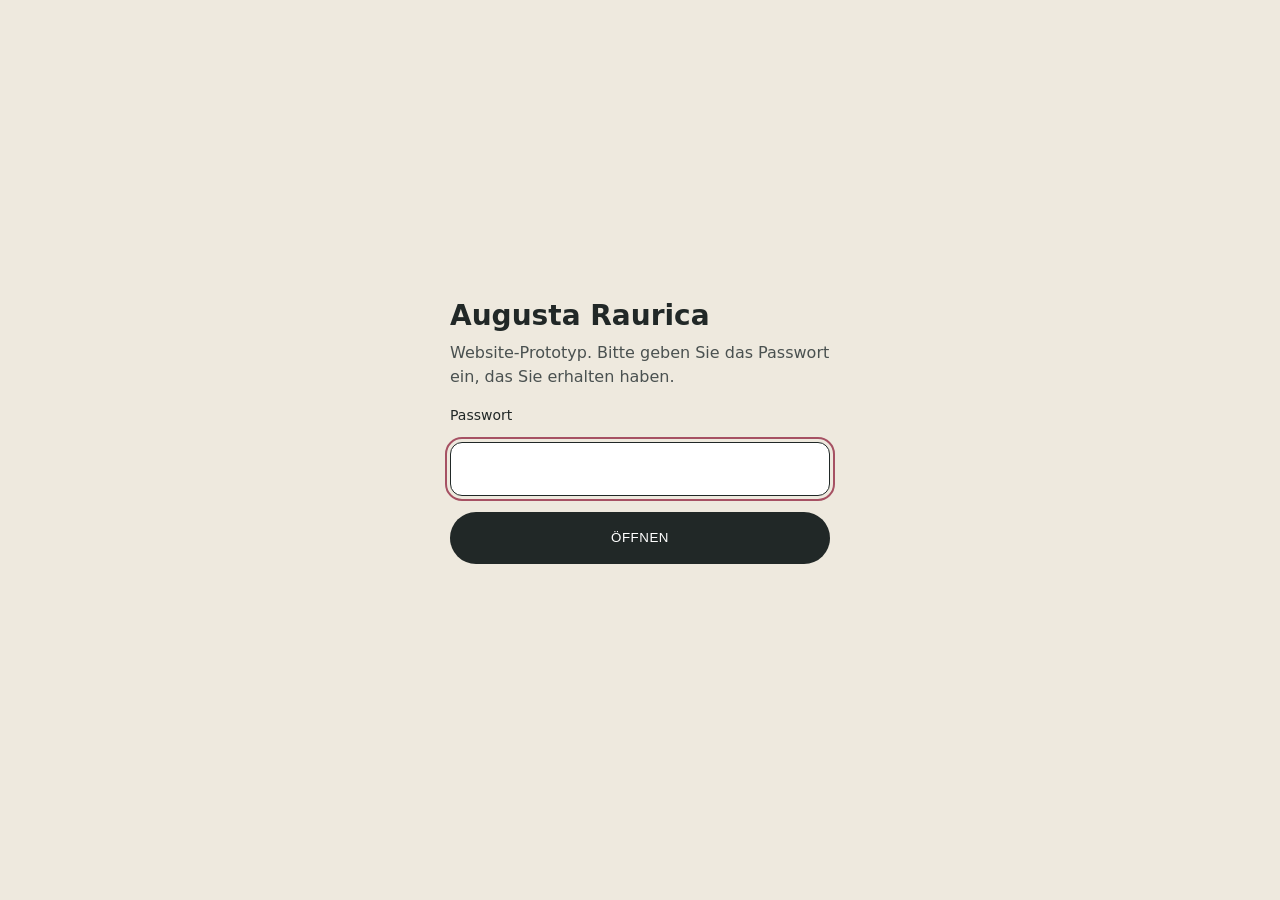
<file: angebot.html>
<!doctype html>
<html lang="de">
<head>
<meta charset="utf-8">
<meta name="viewport" content="width=device-width, initial-scale=1">
<meta name="robots" content="noindex, nofollow">
<title>Führung für Familien im Römerhaus – Augusta Raurica</title>
<style>
  :root { color-scheme: light; }
  body { margin: 0; min-height: 100svh; display: grid; place-items: center; background: #EEE9DE; color: #212827; font: 16px/1.5 "Cera Pro", Outfit, system-ui, sans-serif; }
  form { width: min(100% - 40px, 380px); display: grid; gap: 16px; }
  h1 { margin: 0 0 8px; font-size: 28px; line-height: 1.2; }
  p { margin: 0; color: #4A5150; }
  label { font-size: 14px; font-weight: 500; }
  input { height: 52px; padding: 0 16px; border: 1.5px solid #212827; border-radius: 12px; font: inherit; background: #fff; color: inherit; }
  input:focus-visible, button:focus-visible { outline: 2px solid #A65163; outline-offset: 3px; }
  button { height: 52px; border: 0; border-radius: 999px; background: #212827; color: #fff; font: 700 16px/1 inherit; letter-spacing: .04em; text-transform: uppercase; cursor: pointer; }
  button:hover { background: #000; }
  .err { min-height: 1.5em; color: #A65163; font-size: 14px; }
</style>
</head>
<body>
<form id="f" autocomplete="off">
  <div><h1>Augusta Raurica</h1><p>Website-Prototyp. Bitte geben Sie das Passwort ein, das Sie erhalten haben.</p></div>
  <label for="pw">Passwort</label>
  <input id="pw" type="password" required autofocus aria-describedby="err">
  <button type="submit">Öffnen</button>
  <p class="err" id="err" role="alert"></p>
</form>
<script>
(() => {
  const SALT = '0YTFCXiW6xfYW2MrjCDsTg==', ITER = 250000, IV = 'exGPLUomo7jT2vhj', DATA = 'dCD6z1ldVKi40+ClcGajwkn6RPN3EVUh49ZP2JYNC9jOyWf1SGle8wy80H+exwDrVGNIm1AUrKdEAyMG4bgGEW6XrgLOyBgcWCFRNpZRG945J+S/oFGcplnWkRMiac3emOBE3HmkCbk3LsNXWAOeD1S668hXamValpl97TJqIv/jMFefFLRjPCBOrcEzG95B9OOc8uvQNFuS8DCfYuKjASwmpP91gDwtO6MYII/mzOgGCBYZiQ7RqDUhw1zpYQTdvWjFKKgd+GEz7Cob7jksWzQUhJe233NJwNxxzv6flZe5HElv9qmzy6VFXQDQ1MsAhyYa+rkBak+g1fyv6j+YuC/okDVu6jqj+Alt81BTfNsoIpSvhSiQN7T9CK/rqVH6IXVD9D0vWmcy82GpMWQOJToksfM6qRjgqOucDGqJZ74QbNTEn3orVUAgP3IV3sFktjowLtu64AMYB8Spwc8zXI1c4/YjKxIopbK1Q2LdjNAPdeFI7ABd4e2BC9EiJ4hi2GAM6RhL/r7E/giXJWDN6gTCosD05ae9YT0+bFlbpocQebZdm6+N+7IDsG/yJam/84ZKKMd1uZDUizMaLv7nyBdh6iZgBGKijxOfmglL0YCiW9CWEQ6n7NQhZ/Y/o0NrzO3Gl+/2KXTi0JFbWDBS49dpvZP9ER3r/ZFguQPR9b5laiMvYDHB0vypkKBJt4YK8kGznu+qY5x1BwF4cPUE+L/PrF3ypedQP3hLC6Ca4UoHrY6RMvnuowf44XnDvUUCH/vDF6MG9BuJZj2gPEZO/nnLz9ksYt/Dva+V22wUwyLtqWADXukxlLehVzsZKecxWNETA8eR3pa3p2Gw7ZMY7gGknO2GQWWSv8Ess2syG4Zdhti4ZVt5jr4ZPqPKgRreaqAgbqsHnX2KnBtyeho/AqKFJoWoYOAR3ZPU1o6mLLwwi3OyY88wNekxm5KAngL+1w2MjEZPdksOX47Vhm9rbhOIs5TcfqVSSMICNkXYICa0pbdhUsHEVxhkcvSs297kQ9Je6x/R2iKgH840iIg/[base64]/hnxkiu9oDiQIriO560yR1bhOLSZd/jQ2k3tZH20eQfNGYRIX3gQu4TusXEIJLlemHVqo7+5fq6ZYoOprcJrkpQHCaenHeo8o735tEuEwZqmu3TjiaXXRV1bsUDQVf6dYJrFVjP7DuAupf8/90bwC6j1GwwfouhYNB4Bb4oWmcYJaz3dIixRsI83cosQdUQDrdI1iJTuWFdd6Q4yM8kp0FUcbXg0kuFPFwRLO+F2x/[base64]/cfrTu4PSOAWUnJHpJMpfcLKTkpsUgc46BRXVW+cCdY7Yzydb54URBRfVp6xRlSyFvyz0FJ/SD//F0iCf6YhKAjwXQGV9C1yeAywKgU9TWLHaJ0toJFZ5WDAsNwXnrKz4ir/Ca3umqYzVwq5CQ1rGotuZXnLg6GKKnt1fuHuNWuME8lqcjzWNLhAtSjIqkvT7lfZ7uj0fC6e/hwyMMoJka/R7+B+Xn9szrdCmDUIudCmsANQM1JE8tJqSp9LUMx2nNQN3LXTY0X7HJSrxokX7GNExjW30E89sdtUmj96aH2iqN9qiYLPVt/AvfI9cGKPmNjrTZoktamvAvg1CEEzVDJcWv3UlhMgGR3zs0+i30EyRO/+xX9HfgYZB2BCC4XIYa9Qsutu2e0U/nh7d59ftYZ00ehkId4v5U6rP3Wx/IhK3QJ6REetPmOuphAwlB3OoGTPCR1ecMkiwOyL9b2zNCJ2Oy3O8GC1oslMO2YOLUbbFsxPyOHOEjMc44z7k6/FFvwlmEEB0SrkeusUJtYii08Xv9uJkOvSQZY/Ys/jrWhGrjbN6/h1U6/hTTlAWjdtxXWz1x5sMZrf5kauOk/+1ga7a8FXKIT+neccz2M7fXF6pEb+0tZWAIRTifFCC++Hb09AkSLBaMVtUYGnW2/bv5A1uUBDNRvFDf1jY2BeUA+ki/Epas+KcBrPEEJU4LY2699p2wMYJ+owozD61jwnBzGq8wTzviRlwfJ3Vj+6x+QVYxSNdcBS7jkuH+S9FiSujxIOrmj0loxIDcbocEBInmXCA+V66MG/pW4SL7Q3/xOAbj/+Td4adEXWi3QDX0dOz5EVv7XgmH/rN5CQsBZsGhPfyXtTX/JiJiYuYWfdFaokrxa/DRhWTNh4bGDNxKIutImmSr3qxbe90AIizUcpD5d7RZDHgz2cbgy6Duiwbk3VpwKwNdPbNfFeOyjs3rq7VFpuaURn22sahdsCGT5Ikk87QgDeF93qyhkbWzU7tBqcOEpwd2b5cjpeQCT1nFOcTn1n9jFgUeM/0vrBjeynkAWQLaCj/fkqlDmr0eS38q+mGEXcwkurva42zXhSQRba/qOzzA4Qmy9nz/3On4YnLBygswa4ExCo6Q6/u3bZuxCoscUkVXLrz6Qtr8/cX67YB/IpAvA7QxgYT+fkIAWjZzyQbcQVpiwGd9HywzPg5Lt825AhKlAQw6EdGlUim2AmUKjFyJhocziObvQbqVx55ZJlB920cEDKGqgi/l7dUkycKszSx9ETJhAqyzRiYDw1rvwRYA7ALL2whbF/bhPn6T086E+4gST17KPsytIt3sUUq66XcGg8KVcRSGKub8TERVo1EhopqbQVjdEmEUnt7V41tNw4aXXk6UIe2JcWjheRT8LxbAjfNI29Htx6MN18uROOJix716BADdQX8Uq4vQ8mm+nuWkKxGzhmbU0UGy0L+O+9nBAnLyXKSQdWDjCmiglont5rCO3nUpoGs9/zz0n8ZCYBm/kjHqWI3qKIMQ7Bywyydj3nzUCJIB+Mto10ScMdfqzj2Khz5mAbrXFpPR3eRj2KPeR7Y15kory4ucoUXzHvTVMX1in5qwiVyVs9lt300cd1yb7g9WYfPetRm6KjJi6Mq83Y3PhF5hmoYDjjF0RsIgUNAznpeZGOC6TqwFgj/N9/VqXrd4oey9yP/iRiETpyT/GVBQ5N3xeUGpkvDqVZubUmKcqpO8LWH19nhylD1jqbdS6JldM6lmHqkiOk+Rmdog0uMZO7N9YqLt90OuZsqDuV3ekY9BL554smNkEocQ6138hLwENPXdT51h+O5EgjPz9eCzTu+ZlScNvQAp71NWV19EeGwKlHgW1rS9vsghfsyQafUxtEANtb5uGuc/qgCI0S522Wh9x+yPEhPxquji/lk/UNc2QNa1vrFIifqNGDycNIKVFYYyssIwYLph8qYc61OuF/ladFYTucgF+7NAREXVKQGVdaGGAtlqVT+RsNHfmKpx8I9AtCyF9Qovh9pte/Cc8savpSe53gFmkfuuftF0N4kX/TSwp4zKOnHd0f8Io3MqWDMvrd/HDOfatvy6JCj5oPOUmpNsV9U83GriNvMtwqXx6uz3vd70NN1HWzCO7Eb49HxbCuKaqgSAV6iZEcgJjROYIpQKadKQ17Ac6G5k5KK6aoWp8oV91o5mBdfaavSZl46bSGXwHfJxJMwBPsRpOv9gz8eKuDu/Y6qx1CBb7n1G4cAjKOTAjD5GHU61HQSoL/wvFb+VV1LgLgwGmwEpdlY8W7//bXZhzpZqHR2drt3SHuoIOg1pDVHKpnmj0lNaUryk4V+UxqExhzjuJSjefP6cXy9iUBuppEhowJPPclGh+NjKWWqHauncHfQ8AMtcyh0shJlJjKW296ACiV39O6mgyfjwdJnfPbSQ/o1IDdbMXgXkK/[base64]/tA+d/j7zKKL8Jn59tgzsnuOHElC0xgZoYqz6CO1YAmHvm6VsyiO4LksujSVlg+Aky1S3mJCtu6zS/+OuLNnYx3JGiKeRdE5/kOfk7g3+e6VZfEvvkUEG2SQu6BMgWPI/rDtod4UCuRlgbtXJNSACWFdjpf7IDR612ughqv+J1LaZRvMjWu1QaTLziNCPseqdO2RBH+E+eyaXePPOp/iM2cXXpesHbfHS8XvAd4TEESWrlLsM2EyzHH3LiJtBxifUPmpPxpntebO/9WaA+YnqNIqF+31AVtS/kLQn3/qx9ATlvQWS+7rFcPWL8Bv4XPYMcuwrKBQ2IdsYy5+i5Z+Kj8vLPJHWWfHXBIHdzGbhln4TlbEZZ0DOE0RaT4+i8Bg+rzyf0f9kbMDYmAdGJWGRUYbOyanu838w4dHphh54ELkXbmnyYgiqRxP3kTNs4b9gfjKZHyCf4TM51/[base64]/bPJss6Ve0JvLiUNJxOqgGnpGRoXfc+LmlNin62qP9NG6cHrSMLMhoC5KtxvwWL+dr1HUBHLSgErmx39iCLD3r7CiVE+TsCkQbY9IomsVyGL1HOKzOUlsALJ0qBWjmBr+sLyQq1Pnv4XFBVDRkjdgAKDSJBid3A0OPIIsHLtKJ3W9I96//1xIGGCkUPqud2RqoPr4/lsavcqMesIkB4LEQlg6J5/XYP9q+GHqedFo8CNJHdhocSQWpOG4RGU+C9Px/7Ol+POQohtupQd0QBJfuepQxL/3b2QS+CHgaxOu6H9j7uwkAzJax17BricY3TFrL2nw0dhim/[base64]/1/VgYwdbjmI+t82iWy65uZhuhhv2rGCWs+wbFhh/[base64]/xF/WeRW/JIkEqTpK+ZPX1Wq9/TErxMhpH/[base64]/[base64]/9LNRfjlZBfOC8a4e9JnAC8suWsRNjr1qjyXrPpaupyTDx9ich9f01i9DxIUEeY11p2xinHnpAIzptMqcdgqLwcqsmz3G8ztbrEUfr8ZIFW3OswBIYyHdiMcXiYKISfFtGWM6faN3lvRpp+HnhOlOp8i1QN5MP5dL5T/aRQsdgS0SHjehtInV3jKA00NBx/DTgWAWhPZodwwCSc/ECFXrTDdvGZfuHmzQCfYn8yv58qUrpJxxPCMBmrzZ6zSdGShCZ0i8Boro3CPD6ZGB7Py+Nlrj4DgjjXGG9N86R/ykkyL7XFlGprOqXGMxHWo3PoGn9hwHeR3epuAqBf2YEigGAIqjYexiy7P2MnAdEI5CbVS/r2cEffJVT4pNQRrATGZsxxlXFj0TCDeUYHMaZXShz4Kk40yfa/J15nkE38eMyYH6BGU69A7cfWC/i9yah4xGo9OVLpGVl+WXSrqEtpOh4B7wp/mCNx6D+lySTnNbia4zTarJFd4wy7a7uu4FFdAUW42TdTe53Hiin/TSkLW1Z0Niy04E9F9c8GScabKktj0D70atdTT6gtpL3h4zaQqZWZl15LMJanMzX298TzJv29KcgSLyd6IVu5fmwVWkWfL35VPJ8cJOhMmL2tlqTEF8yPrx6YAyuAA+Yll/2of5b5gAzQdYkO2gjh5XZsD6o1XZTPvxDJZbUqETqnoDiSIiMgJq0cjXqUyM3b3syAZeTGtbrJ9jXAIVoMmmSy229KDmKCgy46RswI8TN5qtXI9c+3NMPOHLZJglgPCqD0MOo6pp9HdckdUrxfh0nYbkAFDam6pqq3Da/3IoD57eQayUggFL8zg7mWtGAKTrdTXO56HxnQwOuqMbBbIHKuIvTCSbObun5wBUBTP1XHyo1h1IdYhud3oWS3hIoRoHGZ/Y72cVsWe3jdcm0mVOJjPlpcH2t3zutjC+Zh49d5byjgDH+9SZ4wu4BxkIMLfxFXv/XYfWpdReXtyFDTKIu7zRuGbSI/28edjKLyY7LmwerxxuUL26tFgzUNRjDdM+aBby03+NtoDh0uMjj+3Rk+jaO1hNwEn1wq51pjv/Aga9ibMyrzaG8cnY6v358Mih3fhI1reZlPxuhrncTwykJtSnrcGpcZ1C8o/LSnf8NMOM1xOernYGIdMpszuKeNlm6wAOgGmZjE+zZ4zYYNVi/HNQ0OvbXreX2TewLbacQE0f3DtooucP3whDUisKDauIkXOXYo4XbrbSYQZP8BE4LkYsntlf2wQqmjiY3oOIrFhL49fBL+Z9LkUMuQe5IIbIs2EEbWghcSuCl1wr4ffSeAlws3jAweJ5OX32yO/NJc004+8xZ4BoVEPo2zlSbimmle50Xwrzlpt6maZxO7GsjCPyySJ5H3ZqLIm0X9c7hDUHozyX/M+txleq58wZ6WaLvB5FUegRSfz8VH3tB/72Fdg5m6qd7xiHRf3KqA2QFcNtJ6UGfEhSRLKR5IiU0DXMvQ2CSQ0Ecu1lqOuPWva6u6OyAOXR48yZ93VD40nOIQa4v92LSiqKTxfh9flMrNLWM7GwkTTUWjKc3f4PsQFf/P9kPnXLJ7ChuklT0ra+iNxsg8wBDn13fKS5hvjK93P8j8SjOnGAKY3Mg2aBB31RPBkMotZETFfPf04upFaGQfy87akTZvt+98G4Tz5jFKMfn72rgzmjebeAfS5tLp8d2emgx8cQfjWjonKiNa5NA05lIZqFgF5lpGmzgfQx3/95aKt9kSfOuBeq3R+W5ChrVsqzlDHMhsg4xMu3/gxlT4vXpWPbTBNqflxb0IYDDsRsWNLyOQj5TylNmEZjs6uodfYRswUzEOIUzezrxbHNqCarYoO4NiC9aRt3lV6+GcRV/9KQpmIiUDMSrc0VVzBvfvbPDoB7gFKLn9ZB3tEuk5fTKWS6s7hXtqIHCeo1hTa4JJhoGNKfnrECjVw7oNIIgaoh2YxUMNo/ZpoT5tiEVT+oVvWwsoAOwtXEXitpglNI5c2mP92WUQ0uUYehK83lTd7teize8kGI8qKFVjIOLoxTyJ0qLWA6Wv/hMEM5cEbnBdQ+Oju38RFyTj+j2q4tNoqDK9l0/coViaysV8jGItHs90KO36rRbEcWzpTP3n0O+E31+n6V86Sk5fGctDtVbkRzIqH+lB6fMstWx0ItuRXmNYMxHFmd+vdZ+FY7CgEsbL84JCDuFMQPFAcoxz8Xb6v2/eq8dvYMCe4WilKhNhXUWgf5FpolB4mXLgmV1Aas8LUxutn2V8hdgaw7X48LlTGGxSGlG3VurAQOFNgfIep6lY/zdGAHW8tkqXTOss1+wJVkL7HWjPc/0dNViGD08ijGI+/yB5K1kheb9k34LrYGHLgJvrUeZ58ItfQjlZuBvL/QpMy4SMBpFYj8NNhiXZ8zJlTCAhFD5VUfAPJXVlK2VA9x/CMdq2epyBsVpNjMyG6W5+RcRawiXRFvL6hAgqBbfHXeJB+3ffsldCGjSEp1FSrvzzCcyCZNBIKRp9OyiwCubfFvknqp+PHS5Xgo13K8JzMYS2P4pbaxyg4hNDl646ihrT82bpiUCbK0owPLh7Uj9d8YE8r7bEfn58jC/GwO0j2OLPphBKvkzH6bxVIa1UILdUoIhQFMAN9Qj7vU4HUON9yo9dlTiw9EIwYR/UZoWMQ1C3/grS4+4BpTr74DC/YSzEph5+rpmcsWHX16047wNsoe6af1qrxkA1stLAw2GkQ1Tz2eXlPCL55TeSpbDP0h/o4uiiq4nPLecfYydlMHHwA93ry4pjrkQftluNxCax/fmUre7WFvwCvFY/BaA1Z7qUgA5KBAfVMC6eH0NFCBf/3GA7v4Ssmk3CTiBiLK58S7aPBmR7bATpITuHwBn9Djq81h3yZ4nCpwLOAUeZhdWuRY4ElrIinWx/RMloIwZy7+EclHNE5Q39F9dgA+h8sCcyHy+0vYD4HKU1X5Pk3LroNqao0BIJ6ziiNxmQuZt9i3LWKKzRN/[base64]/wNKnOGZWLXSScuRQyDNn6vx5MQ3H6G/VJbsCvKZQrh1ltvgULgHhiQ4boWvkaYXBE/YkDzHzYUFAzTanaKULFhysF7EpbcZRRJXYaDy/f6lz78W/fyMrwnyFTt9h082Nv2z52os5bUz3tPrjTsvWFB5mQvs1A4ovOZgT/61TF7YDsJxGCj7oOCFVbC/nz3CjjF0GiqFO/NqCp74r+zezVL8kzCXGfZtmn3nYWv/osfCQIv1onFzL2XqRkkJyju221IOKusSsMlrEsybZbB7q+r23cmz3UmtrgLsIn6AxwmCLi4Nrx9d+BJ5KRQfRXVpzbkTGBn6CL/KDUfvdq/L23qatmUXArSLlnU1oGwG4WTsQ+K8aJRr1aez/Cug3sYZUuLavqrYh6bzJmHoU42JuKIQiVeZS0DK3gt4vyNvl+f72Y2QUg9ifbNRzAXofLf/mlNXj+pcIz+p40hEEJNNBFtqN3+MFsllszeRF9YkV0SKrF9znugHl3E+FgNoBM5waYwaMH/tN29adOOD3bflMaenoebn1en3bS+J1u2yfd1C8K++8373U4151937PlUjoEm/ta71jdlzg174jMjPupIn4V2C8xuY0r0GX5lh4H5xCnopAjNDOMuKiFOuMRfnrow0YmwTkMPVUpWiLfYlFXUF3TdUh0DYIec+e1ytKCqsmhhb1Nq2w1tVzboonzCBR0ZWpuSn1X0ly/vX0x9MRfnvGFqY/xx6/xl8PHHGA3Ey52TvKz8i2x4lGynKBdG32PAcYEzp97ITPkyh4mW03uuIJMRXQS4xRMRoiyyhlVBLDUZWRdFuKR/ZUTHOV2vvp0UAu9I2Cl5173gs7WRmdSD5G2PQvttRWEwf6i8RfNrBenFKI/XvPRS9sdcCoWmYzlecxvBZkDidqcYjRXDPXSjU8bVUROnTTck+hEsMmQBHJfqy8pyuwz2E3aiK05vfSscial51zedY5ryALKashfB9pV+Vd2/zkQ05XxHec2gVpmQ0HRcQ5C2vNP571+TykuAxWLNSuuarq8igIyA0DBdRYDXmX+qqQ+J0q0zyG4NKuKE/4ZuKVL12l1s2VBzMR7MWVwSwYoxZ08x7zD3W6aMiQMkpcPY50LCEf8xsTblig9a2RsCvzDpgzf5xzizKFmx+mTZy827qPaUDQOB7M0dCb0OqRqMlkMDqGOUgplK/[base64]/K7eMK/2/LDzk51bFON2fwJMxEEqG8jsrXMHSmCTE5wxERzjAsgLueyqAxB5hsu/i/LIRyddQ3XvNSLXFXznJwk1N3cpqXjuavLZFBBUHp65tdxleh2N5BtZCU4FN6Peyp01t3hu2CROiqGaYZTO7cy0JQBjmA7r3MNVlpA7QaQjBXxMaQjRC2+0ipxLpRMYMAeMgFHDTJVCT8wOUJNcdHe/fP7X0oCKk46pDecCRxQY+f047t/IArPk94ixrhL+loY5/GvKUlWeReuO629j0CAm8RGHMafVFW5eUKzgTokZAykGWqB4lcZES9wUlPLoQyQ+hRYj02Tq+Q8UDPPX1ju4rGgI8cPz4gJQ24ycLqtgffDapthDXtMPwqDDfb+ByxuKsttdE2whnYeV5k0XSNKV0Wx/[base64]/+qCbBVpuCchg0pFU64iSuhVqoc5BOuktQ8dUsOAI3vGvQxEQNUOkt6CVu40elIEAuPGGnEbk1NyPa1suiBb6MNFwypvWK4U3XzdGwq9C1ifP7lC4Lg/xDWm/oMJgU8q15ig246m0oHMjhO+IMxMbzH/dESZep51mNoXhTaKfVY5xo2HFADbe6mYgFkCeh4fiPJz+0LzhS56cP/vVqvOKzc/2n4j8vEjewk9/9fYnjhKIG0HQdKc5Bcg3v22BPpu+0qdg552HxVxPSVj/DV+27Rok8rtT4LR1ZAwZ/eCtGQS9gdwUZPEVPJG1SKr42xy+Fj/eO/1YzqcNtZIKI6/ZjzDIT3I2RYqexbbVeuIiwR1+WDcPCZO5nZQmJ26aNQ4EB9q5PUH3gjyAhA1dSpj+zwGks1hYKQTVJ9CXh4FHzSoUWQtM19lh5eykaWj6gB5hsdNJr4f6iBayGrcWU5pRzLmCBqqkXDP2EXtpYP6hzpJpeaUHAZZndi46bPzrGSTOOfz087NW0nBZY8m/fv3dQlsLHKRjO/TRLwIKrCfP0I4jKZOJI8VjdkJ+bGsEJrImdLYIC5lYtIu5UO/3G6sgrnq9DPcY27QovRVCFtrBsSsHP55CoexTHdoL3nLNWrLxAK6cokqiLvQYUW2f8Lv/Edk+ZrDivqn2yXisMIp3syrwFquHrX5sW91ZzWl40lW9xeqmrbcpJj1bS9M7nRz7nGq0V/ErkfdLVQRga3s6Z/VF55f6MgCoSzHeSlhhgx57dUbYVKJ/ehiGxJRGwVSQ/PDSWP/HJLPYtcYLttf3umWDgEpv81Xog26Zmikzs9+01xkpN+5SJ6Jd3wKhPsfyxuqIcWHZOZLAhpkSS4X5qzNq6MciEl6zrkfsowi8DjSuzTjClk0B/5faNTioes8Y9Ofv686CgOKKDnFJbBVwbmFS5WJ8TzevL4C33vrwojKh8AdDFJhqQAXCCbRgDVqapUS77at5KS0Zcq3c0HHwZWoCHC/kDQcXLkIt5G+MfdIoO1tk+H9d27k0F+UiRwydz4WCbrkyoRWCYa/+XtxmnRNOkSId4nmFz1njPBpT1s6rAOcIQQfbIHfXFbQTfR9VpFV14sneKwWJKz7YbNiKEHbSQ5fCNB/Ny32pLH1R9xgB90o6OIPRKyh9fUQwEW+rTY9q9tcXVTATivBreuEYfAq75OCG4FY/W0WWiAidFwnfA5IKU88MnXbMoc7hiz6VqJehUqidHKNOHan0tHBnnokMmYBaCwSJpX1pw3KrorBK33S4S5aw3NeQzlj8rZwsMAazRz7AynkD4CldaXEkdzO8MkpbT/g0G/VnLitjAfJ2pL5QBgULWNZSwY3nBgh02sUl8INS8+zr7GVpm4PkLjazVLmtGCfHAjmO/5Yl3Cs7hsYIGH4dz5OxAU0mW2hJ7rs6cAgzEicS0Cj1omO2f1vp+PnaVd8Dg2IWZV+PHf41QohfvSDxmjyenq+8rOHg7ioi0SLBKbrc0fE+GsA0IEXj9vtybIRRIpgezchYOj2KcYyTOOpLkFJVlPllc6K4yIkP+Sp7YwSvHBfEy4MNO0c8evN1qG/kI2+9xvXRAnw8AlLrzwCNZj9h6Gv3sUM1gFa/5avX2poiDOh+ZkH9E3EtC+Vj+6ucTtgf9QVGTfWyxyZ36LarDkrTKpUo/jNuQ3J3AzvVKYeks6JJXhf1frYbHVw2QV9VlHoshaPgBdnKrP1NE1R7hmonqjW7HDKE3Ymfo7+GmC4+5Z6CsXQ+bPYrjErm4m497+GpgKqvKVvm5u9kwyL7tnRzHhoeg2gavfpGCmtjMdfEVV4pqEefUkFgbTKIuvxn/h8We4R5tHYFA24kVa9pTttwJ4z+vSFK4SoOzPDE9OgwFh6zADJOeugSYCsdMS4vCo7CfFu6VKs9ROumrGB8tA2tRWufy1QWgfatA9ShxHNh4xM7cBQo3ErrY94Xd4LUZ/PruFgY4QZVeG+humZUhjOQ39ZyBAEyPS8ErYf6ZJt0WdH3GU3z4/cu3tZgtlcTK5KUyXVqzlLeqBwtXHhfHv6jwaKf5ZEWm4SKcugu5mHU0NQo6s2Rw/9MHXF/8TmGbY5p+y8//6yMNKScWti3xw+ZmjEgr9Q0Orf1HjK6vIhNcRBbR76wuIcRuhKCihBcS79nrz21wdDR3OWr8FCUOzeJZKM9FxUXGZzEMcSomdDuD/fKGzyYObekPddjmmJcFn08aTLjkM9c8TFLuMuaiP3ZfP5ZDEHP2+/3CzTr82QnaR/Q/Uh2u545T5uhYDwq6DUKrFvMt0XmkaXX62WGVkn3toG08csQFSUINHu2gtPX+k4CuxZFzvm3niLOA5DyAZo1xplbp3U84BbsSCkS125WBM/9cYwESjtWn/mH2zN4cpkeU+7BDlBmfWW27nLAz6ICzkpUKW+ZKkBY63Kwo8kmr6kviJU9/FaZ/d3m36WxmEgXNhKsDS5D3KpyEDJYJeRUsciBhhIs5xFp05pqVMNSiI/+XGgFNQmxOhnwWxRb98hvleHxFuwpLiSQgQTlsyIxkaxc/azM+5Gq0NhUKCgyZD7IN/UZGOEBo4dTomLJaqDr9pDWO7sZ6+vl0TC4PMak0mseuyZYH53AUA032LjjkeoQTOX2Aj/3581TjTxTPt8/N6kBH2R8+1E5S7iCQFt893X0Kz3It5Nm7dYV0ASOePhgD/IMsXjdYqSCwuRoXHKaDVUv8Fgwa7D+aeCBcv1QAndurU+zeCAp1o6dMrwbIj1OqXulAIOEXiDmoRwLGfQ2kdrqJJEs9rmOxcHkiNSsxx5mw425On52BH97g7ktFs3Ll5/MwTa44MED+uBxkfvIgKKWuJI8rotyF1SmV83l2vUpJ2pOtv0ryxYkVWJsUOo2m/L7dO+10e/AKniBH5I8Tuw1mt59JdXvxhmW+18zmDPqBrDkYJ44IaeD0auKXFmhXaUdeGRRXDEuTeHoVxiS3fh93tUqqcxZ+fKxDe8lf9vPCeLZ/26t8MB6zfZK5Z7uIP3CZwFo+XJwIMJhybTCPQlAJigwReh6BSkpPd3IURg4GELrpuVdyuPs2xNtn1RYv8qJ3qWwuePIRUnWQ6MLDFcNp8xVkgjNkQfUzgnh4agt8STdXZ7tmWJ6vdJn0Kz+Qi750Ol/61mqjyAj1EJtC7SOoMn2tSQDGdUDHylGl5C7PPEK2eqRfDLkMc+XW49itEE0rKdHvm4EKbYI3yVlOiqfxsnUcFsDLWH0j7kLz0ZCEzUZPLXz8LyT4DKxF9DT0Bklbbea1PlOkSVWVq6+4F3tfx3ybB9JdzzZhEokd0wkXhsdky0qrOvYCEdpxp96pQsXpR3i5HM6hU/jzkcH5hc//STA9cvAD5QzGN2MBrVCX1wFT7w731EC5AElOh8d0AIsOWXJcDBQwUenMS9TEf9PCDZAFQJTIQy44vzgXYWI7Ac+lI8oq7B1e4xXbzWPkSYGa72tnjxjoRAl5wWdXCyr7Jy1IYsJVFl0psnRmGVILaDL+iKtLWOtIWGx0gHE4Ccy41/kyKnVMl2X/x6UzQMmW5gBITc8EyrIG7Av61Ur82q6xJxsJ+ELDLRtifJI7YJC9Y66V8xAjSPTPzrnRRjCgJMraSR4ELzZH9nthRWRWSmscUJJvW2rrmKA1hA7SLqhj4bllw/z4+OApRWAddY4/V1gvg1z+2gDiaTMpHKFkfGN17KpdeS3SSrj3fqLO5/w5YOWQeZp1Lmw9I0GY/AopfrgV6d1XYfx3T5H4TE7aqHO1h4XPPbrvtN+hcVDvzLIf1jxdz02bJLJZK6YKKXnVIoLxVu7w5wUGw9zIwyAwquKCjFGHdcgyYmnXaRyWBffP6nX49YLIf0XWdM1+jzLClmyv30s9K3fn3uMnMFFJiQgSFgBL+Wy25/M1HvftjBZ1k3fRmsDDuut/rv6YIZaigztsHWSAjapt2cvEFFVDW4A7obuNu5p8XVsONBFiUWdyd57KwQkBiHmveKjoEJFy+wVRRrbkppQt3l/IWpVgvXg4ZO3War2scA2bf6hjcdXs3K2A+4aY4746iJWpfd++6BMLTpNFZns8YZ/Rlhe4i7W+zNsCjieB3WP3SRPzSrThR/EA3MrSbDsb262zyTgEHCNH2TxN71MSC+hOBQpoFSOLQDQQR/ECD7JOnPUorR5yOV13Rg/27uycnIabYOsBFOrV6Z32T55DI3MqvhYDzlnZJNB5/KnyjSecpc9MfemJCx92cNoaqC8wKieIFj/aRzLersOV+dYXNgGLyJ1ahbHLwHCSfZWCkDBd5mIqXM4jwrobUFiFLeWzWseQkAAHxgh3eIahXgpl88BlkyvNUgYtwL1kFRzU5kDucfXwttf5fbtFJCy2BDeVFNIcL5JHjvYZV2y8/rR62AxF7WhWZPHmNfh6WXfPJaj89irZPoujUX3/JP/H1T/4Sc0eKQn0AkaMoeFO68eaSYqzb1Jjo0k34Br+n8Lh3hJ0IMUCAdFOmJLhMwSSRvSL05c0owDNDy+OkuubwFhWSo2jOZ6PDyLwpChIKpcNWn/ReGyLnfxtltlnT2/XYjAUbupq8vwj28UL3rB0lPQ4BsfHubGflY9QJV171eNJ5Grt0k9kNk86TFLC5aueL2CWrs3z8U//wEUeh6j82wjFYip29pUtxwWX/uc9fjHltiGGJcc+tLgaZb6LnGnnYin1oqzkvaXsI4DdLlcvif1uITzX+INohivjdO8JZnJl+T8DFZgUeMbtOcCvpF9HKFV5U2k5oBW2yyBPhUAvw3qlzE5GGDFlgr6X/X8eOciXCA2a4DwYAiGPcgeMacWTshFbAoFeNwxEQWFKao0N4e/zFnx6PUauEmggrsJh/+Uh4Jl+YZBQfbUqE5r1Fl+ejlEbpEDIDAVn7m5Y331vhIV1zo6XplOSbE9Ag/nRPeshX1hattkV1QuBJQd8k+Kx3+V+Fu7a9DakRa9IeATIqe5G9THHwK0PLX9BXcghsamgAu050GNfa9ujx2IWXIYTrKJr/LNO/RQE5UdcuUUEgXHdm9JfV8CF2zj62h1zj0ZVAnMeT4T3LLkm6X/xazCjm7hkxcquMDBCtpxmjK87g8oJwO0zJVZ6lUdTEQ2b9wycOEpV3r1p9CUZ9m4Mrxl2k2vZszIEwWFqCoT9D3D9CIoICrF09Y0Yrmi2FZ4LcjhIm/5CIrZbUsmo+f4kor8AynhusvcBL9xkHM/2UFVJGtVB+ijRJp1c8y7DfrxHq4KLtNSZGjhSrbDnnwPPHVJzmKnQAjGJaKRzQaeoo9o1AJxXUBFbswHd6lLAUx/NLwxD9KbYNOEas7iN27QPxl82mUaomTQHvjzl+BagdZgUILekFCz18IPyfsdr8Zl2N540aiDwh4fAOuTA5AnO8584PeTTsbkbJYDNxir0TaPSfqPZS/1aDoHn1SGqFj16yde3oiI32UBVkHA319duYblzlLCeeNQbzYCoPpj4SpHcpjhc/djutSufKa6BNdseiYgqb62Q8z0Thg8jMGila5Y0H589y/WQj/HtJ0XBz2HCQUctf653PVR8JQukSctCH7+zdUTVwLoOR0SkQPd72vbnOOiCLjc6vKU3wJ+tVgp2qqfDNLJWpTSZH/H3dJVZK47XAl6Jdqw3Vk6dsjrzV9SrbRNO1b1DAAGok3shTvKuivSohBsHHB3LwucYVDGgG3Qhd9u4YBiAoF4/tIGrIEE10A/V6Hgv05ZrTevTihAVpqXo/4DVW3Nk2OeoPtmbLQ0+ob4H9C5e6ol3vHlrNuGCpY2tM0Bnr5lrj1PtqMIm9vdnLWg8BRPyof6GTFGDui3ZnsYje2Q7ZUqdUWF+JYTBvXs8gQBLTR+gFVc5mJS3eRwDP7zmoVLfws/3aGNoKrMqhogWJj2Yd7J9nC0gwAFPMGfoMvjdskjbavbdfYGyrVvN2H7Lh0YvDPIzdeEV/o+5dpGCw3a5GFRB4TRtW/1SSy/OCgBirFgKG+upHsuIw4yCCCZHf2SGyKCqg5Gdz+m7y2TobjPcKm4X7mOkOD+H1IhvQ4mII/[base64]/fPBdvYOv6DDKQppFaLAYS8hWFnoYj9Y85E51rZbhsQsZt3RZffUAmYzsVxwgjrvsyhtMroBkwqDTWky0egtFidk7vIMLXWQmwcl6nvqTemOTt5vmsEjsGQqgEd3UHP/phc95C1kB6yWoXeYICr9jpRuFCYJYZ/E0ZOPFViucj3NOlOSSCQoN5LT/31AwUB70Q2JfT4ayX6ZDrFYMJKqMNADjHF/FzOk9hGrfzAe6QQb6Fg6HVhzlt9e6eaImY99aKAoU9m/erZr5JJd5Okiz245mxn5NURJdbIOdsTCNLYXoWkR8jjZGnE3qHksct/b8H1gL0sb457pLUx/frPTWYv4EqjAmuJxeJcLkfAA9VGjIA81kRe3i7/TEEmPAKMa9WqqSoDt1x0ozlT9D5k+BOAOzp2am0GBrFBojeB0UibEuYNcqleAvErXdkFCEbqSHe1UIqsO3UxASFFDKusjssMfTclp7YdzSabQnhCaLHOdSVYLQ9i1qTNyHFWc50+jhXLJYnA+9yGHjIKaz/[base64]/9hecXuIi8KWeszWi0f1NPA/UpeZuHNUdmTlvI8hnQiijwfA6g4ACh7kxqW+qDYMALtolfKKaFzAoAO0dxTfO6TFraYbM8RK72LVeX1lx8J7bRf8NRpw3J33ZBC/HXTjDQM1mcshhYhkFdR0J48VnD9z8TnJFjh7eQ1OcGHBXS7rydTDw4jU0yd2jYbCCY83+Bcg+fT8l7r1ff6GQRttEWzrW1fb4ZygptOlaP6aQGLezWtxmQ877NQq/3rQKaGcuhwB0+5dzDY7FgtpfYjDB5UpI4tzoKZ8fJjZYxjLoBf2+U1j2L6KKVAhjNderHMncT0cO/7QnFkD8yjNL2Ycdlss7+tWO2mLseM2HiqYBYuF6UtnHHZ4Fv4hJT8SxC2/GQfbzk7hxDiyuxLBLbFczaoE9UxYA7F33F4GAce3+R0wLegFwWD5W0WFWvpPvToSlg/fv3g2vclQZo1L7Z0MwXGypx4rlTtibX0x9+7/9l/10b', KEY = 'ar-proto-key';
  const u8 = s => Uint8Array.from(atob(s), c => c.charCodeAt(0));
  const show = async raw => {
    const key = await crypto.subtle.importKey('raw', raw, 'AES-GCM', false, ['decrypt']);
    const html = new TextDecoder().decode(await crypto.subtle.decrypt({ name: 'AES-GCM', iv: u8(IV) }, key, u8(DATA)));
    // erst nach dem vollständigen Laden ersetzen, sonst hängt document.write den Inhalt nur an
    if (document.readyState !== 'complete') await new Promise(r => addEventListener('load', r, { once: true }));
    document.open(); document.write(html); document.close();
  };
  const saved = (() => { try { return sessionStorage.getItem(KEY); } catch (e) { return null; } })();
  if (saved) {   // schon entsperrt: Formular nicht aufblitzen lassen
    document.documentElement.style.visibility = 'hidden';
    show(u8(saved)).catch(() => { document.documentElement.style.visibility = ''; try { sessionStorage.removeItem(KEY); } catch (e) {} });
  }
  document.getElementById('f').addEventListener('submit', async e => {
    e.preventDefault();
    const err = document.getElementById('err'); err.textContent = '';
    const pw = document.getElementById('pw').value;
    try {
      const base = await crypto.subtle.importKey('raw', new TextEncoder().encode(pw), 'PBKDF2', false, ['deriveBits']);
      const raw = new Uint8Array(await crypto.subtle.deriveBits({ name: 'PBKDF2', salt: u8(SALT), iterations: ITER, hash: 'SHA-256' }, base, 256));
      await show(raw);
      try { sessionStorage.setItem(KEY, btoa(String.fromCharCode(...raw))); } catch (e) {}
    } catch (x) { err.textContent = 'Das Passwort stimmt nicht. Bitte nochmals versuchen.'; }
  });
})();
</script>
</body>
</html>
</file>
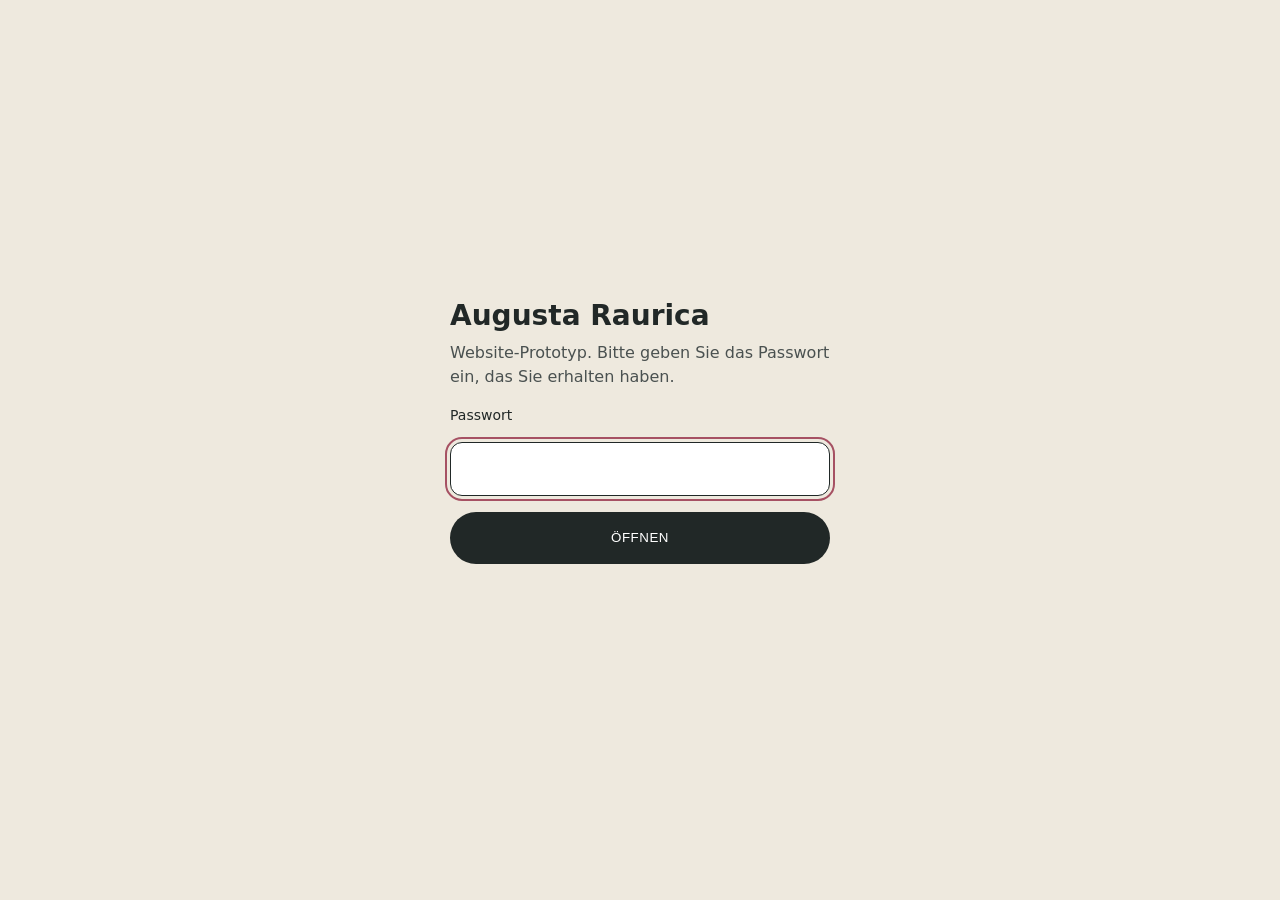
<file: event.html>
<!doctype html>
<html lang="de">
<head>
<meta charset="utf-8">
<meta name="viewport" content="width=device-width, initial-scale=1">
<meta name="robots" content="noindex, nofollow">
<title>Live in Concert – Augusta Raurica</title>
<style>
  :root { color-scheme: light; }
  body { margin: 0; min-height: 100svh; display: grid; place-items: center; background: #EEE9DE; color: #212827; font: 16px/1.5 "Cera Pro", Outfit, system-ui, sans-serif; }
  form { width: min(100% - 40px, 380px); display: grid; gap: 16px; }
  h1 { margin: 0 0 8px; font-size: 28px; line-height: 1.2; }
  p { margin: 0; color: #4A5150; }
  label { font-size: 14px; font-weight: 500; }
  input { height: 52px; padding: 0 16px; border: 1.5px solid #212827; border-radius: 12px; font: inherit; background: #fff; color: inherit; }
  input:focus-visible, button:focus-visible { outline: 2px solid #A65163; outline-offset: 3px; }
  button { height: 52px; border: 0; border-radius: 999px; background: #212827; color: #fff; font: 700 16px/1 inherit; letter-spacing: .04em; text-transform: uppercase; cursor: pointer; }
  button:hover { background: #000; }
  .err { min-height: 1.5em; color: #A65163; font-size: 14px; }
</style>
</head>
<body>
<form id="f" autocomplete="off">
  <div><h1>Augusta Raurica</h1><p>Website-Prototyp. Bitte geben Sie das Passwort ein, das Sie erhalten haben.</p></div>
  <label for="pw">Passwort</label>
  <input id="pw" type="password" required autofocus aria-describedby="err">
  <button type="submit">Öffnen</button>
  <p class="err" id="err" role="alert"></p>
</form>
<script>
(() => {
  const SALT = '0YTFCXiW6xfYW2MrjCDsTg==', ITER = 250000, IV = 'OO07pcnY4MFnBaw0', DATA = 'u9nf+a7sCtJH7HIBBsF9LYZnBdHA3YS95JQrZPsTEILc8TOssHg9e4Y2j/pnNJligT1/HWMUpnE3GVJ7Ba+CFkOo29ihMhI8AVrqdhYvm2kxxyPJZ1OMKIIIcw20bmmLopc+hEiE7aF1g/k6xkxfsbM/PobFzMypxdtE13I47r//k84dyPo+ObvkFJe3MwrYLVT0EPtwDhBRCz4enHxoB9kQS0HJRW//i7C376WCHuPwIZjYGkJs3BRRZhfwkQbSY7sYBttZg/B6ASk7A37a0sTfAveI8cOaPp3POjOK+6jRV7vWkbb2aTKQnp8PttEUWQeFYiGLWlCp5l36QQNU5iFXKdnDWPyPbTacjSrewGAcq//UEMI1giJs4rirhDEXmQ2bjiHbQX6ZmnqBezUjfo7hkdrZup5EeaJW/i/+VwDPCAa9MBnPnB/SRb/+q5EKJNf4e8HxXin8Q4smd6/Nl+xVloOOlAtAMHbN10VXdSS9xoie5N/knpDc6dOdnx/mOKyaNnq5E6LSo1CwDLKelnkLkba85OhXf8qgiozIlNbUb4PpNgHWzteOIoQ/68P/JmK+XL6mg/ukJ649icwXyBnJfZYrWNoCXMeKT/JON3d5JD2y+FKXSoryjZD5M8Vyz4GXC9pqG4w5OyKjxkeueG/8YvBQR75EancwXZ1cCy1cof3xNljIzzpURmFicRLV8qpBAcqxHN9w18WFj23UNpxuBaHD3N95WLEbJROMKfvl8G/V9vYqYxBqLOKw9A8rNHiNMFZ27etN+qXwTsaOAZRHM4dEV/HNPSpTdXYdgiFXa03jqozx0H/hctCAv9yELuoGV04amqEtASLLHxgeoRvUxX+v+EVBqwvzIVu7GkWw6AtxO/KxY14ua/1k+OZoWhqJQu9eFhI7dEa5qV6NE27Nzk8vJMMmQaVVTiztvKj8TCkDGW6DMmU8IC9ip2yxCYkwQdc5xAyDdyM/ZgR6pF05QCfaWCZO31CgJ7q5Sn74KDE6ua09OMZUBWyrDDlfVoCsJpb+g2bXvpJvusJWMOw2ANHcmoytgzWnHzByG0sYww3cHw/oUc1JDzLe1PEg31SbNCixXNGc4C4XlJNphI385xutQjCO1kHT0GefvmpghGMHcCVSpfgAlnEDU0X9PWbczohvvx4Fu06VPljOHj3z2W4mWPyo3KWmDfHTAhym3SVG04VXVbFIAvwHJiVfr1Gy2Ld0a/+fTv5R6CTTHq6SCN22LPgkTbUJBx0TyTqLinlaL7YOfCTff4+Etxkb/QHEMPymyP/POX1M4DYtZnZx9+VuR1LQ3oEVWDdiKRtQQgS2MnxNEV3rG6147ENzd49Idojalm2iUKeV44qkNgZDWDz+YQiShD3XcF/sRkVhRwU8EWZhwf9yy96PYAxOmzFqJCoo2Wza5xDQs11GwOq4bFXxhft0nsGASrB+mhaqiIBRUQ13fthKabF1c7KZCuFZ2x6jI9g1tWPGk8FvRHCDDQnfu2vstzAr9Snfidx34KwEg9leS3AW02fkOEj4x/qBYeBB1gK4VqukHW59vgyxFJyM8iCOUw57EevV6VA8TWj9a7vvJK1Mze9E7cI8mK9J5/cnxeTUX2fZG9S2Ih141TmCGELZSXjzfxeE4wC6K17L7iyDsTPCKZUeqaLBQrKKlpq7eMow+SffS5hMCszLWCWo2rIyfAgJHhpd2JRgIR0EaMIIseLjO414bFJnotwI82/QynyNqxZtE4wD9ZsVkXM+I9rlTFJ/8f25f2KNcX7jcqkAQwnlphkkMxFa0m59MDTw4Lu8crlQl22xmkARQ3WZUY+a1n6f5eJaDN/EO52Ab1u82cPdyy7jYpms9j2aVfTDIv3iIPHioCice41FOjQ87l0XLeg9ZB+IEILEDwtCFnDoIy+My2CbygErT9G0ocxz5b6iitTrDruN96oaZdYCrxFuhVKjVVEmor/rPWD+uLTaXHenaYe5ja6zJGe1amIQRWk/Q6ZqU0mjI/BNlOZxbqtNrTRIpx4caLhL5a06W++6y95tLCyAxfzoXBO4MfG4VFR+CvgbAG9qfNfK+uxhWTH/9vAULHONau9lQsjW6MQFXSN2HO5BSmFQ1dFbdehxA97iuKAlC6k3k0phh/Prrj2XFqFEPOHBsUTi2EEnGO9ryJGpqFe24QGfhsXC3CO/DagDLJb1+4fhTjwMM3tv+pKGnClP5WCsQR+LXtKFc2wNGW3AzMCTzBH8Uj36kBrkim6bRwbAqE8ZOsjctvNKHou6H/2ZXblfyZtFo4cMcLwQ1AWBxr5QUUSnDo3YvWqIHLSZ/XqiDQwbl4p/bLnOBU7H9lbTRDcsIFG8FMTVMAZbYBjIcZyS+pt4/fUGseoiaorpLNptyOr13ZzBzf+0PB6VeiqOMuNzQEwKDaj2bowHG9v9gq+3terC3MmRr7xOQxTa8hJppq50ykv+jSbGlGgmbRfb7s9mGxdluN7BJH8LhpjJaTdgw7IEBb07dkBpBRWPHMk5GuI9o13JGVwlDz5SooGzYZRNFPLNaRnYc6N/Uu+ZCPIU5LPqdnMqg5cLQyzi4frCSQswf644p4pyjtyCnjJ/cUKSi5B2LINpK0lmOkWdhls/uNqSIIMBucnAGJD44EdVyQRLviJCwcBE+aeMHH5OJeUO3dT5SCLRbAsC2Bz4ZU3y7YsdUJ3jqavn1XIkCKghftuuJh8T47dc5GeziA9pbKn1KmN8oagvXe88OG33Hs6xLoByQFo0ZnkKfprBN8t/5JM+AgJo0/zx2R8mN7oAZHOBDex8SrbAExjemYYPGl0HJOmOQgkNpUIO9o+Rt9ziGYMKRU4YskuZXtuf703efOidSso+teDsndiyB3MloEUfMEzZuWFjQPR13QI7mFnInCAEELEfCTwmF9KpZjdtzJ87bUWDH7NcL0j7c2JIFERlr/zmBvWU5NnVoCobJPniYBAGfYPsKU8QpI1vAqGNPLnOYYG755MlbQwgenKg3XTE5cWCpU3GmXsukSVtUcPF4XHP6/[base64]/OxIyLqkuEZUdeBVTCPpMVmHWSNI0flvKZBdwaWO5Cn/sL8pH+SxrUfBxeKIXO2/OSdjqkCu0NPjSJWKHR+4edyrvJVWJTinF440/XhqQ5ZAvQYC5vJw8FVJDFRR4Oag6j/e6FYcR6i4go8oR0/2VmpUdMo2C+eej2jgiGa/N8nGxqcmZnwzxFQsE6ZhwRC14DmTN5wrHPYcjPUrZYmxrceZGXto9gwA1FvLiaZ5LC1cJq7+NOZHDUZAWag4LaPTM5ksCTQWoiGv+c4bwhNj0XwqUsQVVt/IU9eRw2HAhuwxbwXhva4R7bDCDpJBvhl1XoZ+BMDcXBhUjeAkgjnI5SW1/YHvvWIfdxk5au1PYju/Z73IsOqbZrs4WFyKzjQO4w1jAvlFW3ROmV9Y1B1b/[base64]/K2wNitoj3XJGGa/zehYk4YlBtB05sfP5g6s2570ZwQaN7yUTacMYBRdysPUsVz4XquYFxd+9nUITGxmO/i0gcY6nmMjcwzv3dRcBNnbn8sh6Aq0W0YOoEIdS8aYNM8LHq7a2X63sYzBcylbqD6m6isxr8BvixGSO4w0IAiZxPb6sbjMzu0k1LPgbeSXeKMrkvANF5pUFjWD7zGDKqpiuYZ9qYNzfS1uaUcNFJ98APjUkcd/h5lMQDPle71I5xvNUbFr5B+aLeljE568ifXmCrMBrXnPdKEcRZsbCEbQuFAuwlB6TGxFwKlY75t+m+RUGqq8vsiZPsNw+6RNyQmG7WWn/zZBnyQ+khoUw75/+qQE4abxByd82dGJdz1zFHK7FsynFfJYgH1iF7XngHjyL/xF8/[base64]/xI2s6mM62U1iVCoAcbJ+N221OlMe4YThJXEQN8yK/+Yy72TvVZuRH3oU648ots+dUhLOMP/OIpmo1S50LRz2AFHLNqN6pe63mmBN5SDln95wQR2MAQGRESohNnhK3ti0G06F6Mtkpr8QRmcyUexW1yjrx/cdaMDViOu/SIzxGB3yr2jDaA1Peh9uOlVDXUgnVUdJZDHTnmNalcuUmofgOQqqQ1eqwQdVd5SDM2W72W5388ol9Ynk8EcBBmkM9LO5xYvLeFRWDLI9p7XWljqmUVRB/4c9+kahwXIhbHXqZnga1cIL9KQvhOIJcjXTBIPys33gOyxI5NzjsSPfTelubS+C9oJJmUrmK2dPMMKjAQ6s5a1CpVYqJ3RvYaAaGsvBLxyhYZS2eigtr2oN1MccD640X3Cy5Ped/rRr/k38yQOvcyBsphJc5UmqKJ4x31vIG2rZyAJAijuBVjr3cdnIEFvvAK/FpDsYK2v+0gpFy6BRowO4J1SH+n4a5opx1PdButmXYUERYWF8KraHogBdZ6iQvBVIdOu+KwJGmnye9f3bgOeSwk+A+9nA9Zno6xzNVlSaqE3b3SkwqSQQ3f5w83BWQ/TpsWz/4E7u0TmPG99v7WzC/GERbopWhkNeUK0mEbU3VuJtL79oHW35SAJQPMmsNNjrZEWFH9QArgtyNV+qNJ22yYmapjQ2a3+QrdWUEJTWaQ+kbCAMqtfYQa3wGeLibW+saTDQl47fSIe+df/rKtBVlR/oXK4KWyoIqjPBwMUKh/CHjr/dnMIIy8aciyKV+HTUcG4lwew5FK+7MUhQw7yp1QLUIdssmqAhAtzWNAUWmriT68/m+IfAz9BqCq6YoOFYvfIzSVXwnJlG/44rtKyB9f1ha5Ew4THCYIXrlk2Rc7jQVYZdZRj7C6zGKVcZhPasKRLGsojqZ/ocDV9qM2TBMApsnqvhVcNMbg9gikzpYL5yo+o7AIPYcYrr1h2w2Kw22utVE20tty+S2EVh+r4NTf++pGpnKa/FOqWuFABKSXgISrICc2J+K7slVcCmP6UBlm6jgq2DIG+u1OyXqCF4xkC0AL2bUuL2PUKK2/rpyVrxDNn5sDVz4B/FSTEueX8n2WilDNGdSNTw3kqcLaq0oQwp32njZFbChEm6qxDXKWvoZWOe5qh2+W8tk6AUlS6PGNwo33+okyMvMpApbeRwlKQQlrBV2BzxrjdnPfJUdjUgiEzFULPpRvy9dsB8F9zsvzpLuN/2aBFpSZClA+3FM7yqjTgXYlV/YRT6jmMaB58VIyN1M70RO5GhPxQ2pVagtiY1sw/dRH0fx9OWhwggjQSVXHNBi5t6tszF+3WiGpQaFI/A9eEt3XMdEXBvx4b7tdV8i6NO5pyKgK/YVqJgyoyY7KFVaHn/rLTfYmRwPISq5zmG356rvSpCayHCnkniAJ/nP8uxBpycwQVs21QGcPtWfYEZAtWLeHPr1cMV2MLzpLAJQ9frmB2btmI5+RO+3t2zPxQYQgQudNDesSxURRbQHTqSSBGSdWuHe8R/4BA3bBn2PmpS5LMzzTzIFE0W+6IuDPkoWw+t+cozwLp7sfe7y7SwrQi3McMZVa/RWED8MtLBo1xR1uBDI9G/9AZgA/JptfG428Lk7t7/[base64]/dAda8d3qL+Mt6w4hcqYrKUEqVRav99NnZQ2PpArL4T/nHdvJOm5/cMB8zCMoqWz0EZwYqWNXzuiIDhiGoRef6fR829p0WudB9JCMYtupIQLBXoZwOJJLg5k5v0uY3Xu92qxCF/FGTqiMrAFR5mWfozR880jQpkRSjnw0qUReUgmo/+4Qh65m/6yIoZY4xFG+cQ0wAezkfpoFE7r3MM4nBNfeGPglzqE0ZnjOqbv0y88rSQcv7dn2lnjicej3eIZqRj2vcOwO2Si+jS2Jc30YT79gyWus2m8nJ3Rts0Ugsa8NC8RADM85lGBaYpEsCvfUjYEGZtRW+3/oXJAjOR7yWa9s7EpNPsLSrY5E3e9q+ydfe4eJiLGvUSUQMKftFOYlBI/xpU+edtOy+KUt1EzOtdhiq0Tm9V9mW4yHVZ8A1LoGlUw0Z58KU1hitRt0EMVOBBuuPQyuy4/tS/QzLy/df+ot9u6hLtVmDIjJ2ryBukNCYbRwitGzyQnLuCXKbN+kgLbJVVDDQsLhJrqGhKqO2ojyCLpBIWZOxcmqUaeORLc8YxSwp0utjpsyDuseiGyT4ZPYanm0K7zThJunvmqFoDngjAAj95cN4xKb37safdm9+zbNJkcaJMATNv4Cp+sJf745opbtZjfprW/S1U4/IVM+6Ep2WIsMnapc8dyGkF5OJvRN5SGnSJdvlKIRuj8/SkS8IRhvEF18OqWPzPoXwju24ho3OrUwCUuZrdZngnF0AgDncY8tgzdAtLigDvdwpKFMQcn4m2iUARkkeVEOyvODGZF1IarE2UWfm+DmNFYRbWXtQhCgRhy2cniz6Q0n2yb2yV0cz19ZKy+aIhGSMZ+k6ZGKkgxhBK/dbVu3c3XJr2/pg3KWM52PVstk0lmoHdGjXSVy3mTdNgTZt4/iIPuPau/wyWYOXTruyEuqlCF6Ei1nggNtFHQ22ZrIndagpbagp4ruLM0ePoPWm8tqqnuotC6gNn1CmOe9hLIWZiQU3lz9Q2IIaWu7iHdILfEr36Y2qSioF61xgH8oB89Y7llsOVPEltxKSy72dgWeVZWeyduLHDiya8hg9zukmKeNwSzkz/V6GHfXXSCWnFFofMb6IHrcLwSZpjOsrEiPylx/IkOEksBsmqmht+YJJBCLjGPBjQ+oVZmaN0EM5qPtmZ/N+9ys1528hQhLVV0jKUOn3w+mXSDIgTT+Zbbg4ejeuCww0sp/6TwhXqNkA5AMAznewaVo1/aRH31QiuKB/BD7trh59j4bYgsKB58OaoE5ALB5sWKpUVj2HYe+OKwdxKo/IvB4OWghqWe9aSNlJdUwinSwn5kPU5ryeUDXab2CzIB7odDYqdRAj91AOv7E79gEYR25wXcqHe2vV4gKaQ7aW4U/7dNCwZHltvMXhxwj2OhWT+plwFZHn79rGHc7boRSqVkTbhI/95tKeKKPvhODqg3VRXDuis5Ko6WfwtpwgKGWBJCGFBjnkHaOR2fS5+TKQVog0LW61MkonMoNFDbkvSKe4g9w3/QykfDWe0h9GCWep0UkjtfV3pFS7l9UjTOAbGUdNjLqt5Oc59hPeeULVJ0e11NwzSGnGsCbPDBV7oS+czhkfWVaCXXPsIwRmVoFrmanWtFMuSbdMxQNorE/qp3jGF8YO6p7XQLbikP8hhaRJt0OIWSjyj5QdhUGPVe/CocNU34POuCAEaOe+/f+KAaMSeV8hGiP0HErbm0kbu/G+c8sa0QlDrRQ/W70IVWokroSiCPGw8oQAKICLc4mWVYWVBY58+J9+WJsKTb03yTh8jM/MWzOlm9joXu5XILQVGJuPYOt8CZcljaJuKZ/K5pA7eNFF4TrwHOoPN7Z8XdnI68IeyXsnvxWN4WPqTS4/tuDCPDz7HXfDsAeB6wHuUStrpOP/iqIu3heyxOv6MMSHG+F0J0eL31YEw9q7um1f1HpvhDx4Ih6tCZEFZLZM6Auwi1oivszGLb07PW2t3JKwlRtoOBD1yjpNqQbEw4gs6bvTTx3ngMhXBMuw39J7enxmpJpk2x3hH1+7EL8hOlTeWV+7RHTEDLaiBW8kEcHQJPYU4tsbqAa43+alGoyl5HBO4kEhyoHekz/hxM/[base64]/uw1zGOUherKttZVqL3oSeq+CnemzMm8UdhXA0jW1XzVgkI2FtW+DyBxE4pyjeqCPI3Tu8nki2a09PvV2jgh5gs+5AytBzGaiDySaRLt0ybx8/CDLWSmc7uERYwUJ3fe4dZOvfq3ZA36qqkUAFtSpjG1GLCyJVRAlt9O7aB/5vLEIdWceU8h7Ack4Kra1Pv/iEUxggsC+RS5JWae/ErEDZXYSnj3is9r8LoPpbq4LwY31I4wIjWWrVCjoIBngWirhvmkljsCGfv5d3GA85X7VoHHL4kTt2rp3FqA51VKbNq4jNufWUsdDsAslr71wtwukZGfduCt7ltlu7hULE+24Ko0Iz9iJ0jo5B5ejRvPO7XSpFaGEDWkj9tDM1Vbik80Gm/yEGMNa/uLopVgyFDY+PkT6T/5ZJ9Wn4MfJkuWUHk/Ku4iTj2SyWDm2Vy13QHtftzLmgfrcW0vIFpyN2RWSi5xE7BkxGdokbnTW3AeSgo54ZBfMLFyhxYPqLB03kfRAb8RAY0FSEFqv/PlWLjal3loBwCFwI6Sqxe8xqpwQHGIKGCX16SHQdcZmWyjBL47U0iCWL//eBX9Ta0S/Lk8I5kleCJOnmc3TZkm3SY3zJifDK0lSqnfJ0K/ttsoM5lJzP29zmwOCECgXzaKRWpd3vDCxr95/4YMSAlDTvLESQaN4xxErPaoROHYV9G25BMyzVm9FIwy06ykuA7QOXYyBHk6ZuEBd3e1Q2Z5AvglROzCJ2SLsYedO42SJWRKFjmDqoam8ZKuN4a4Jaa/Dp1QVBPgpyxLpg8Hlk4s7J+TJgbXt+y/8a+H5O86w0CsDgrbAoSJejlY4zLLYxy5K+GiPg33bE8kSWKO922ajsi0LomDSWF6XN4ntF8k0CPtzc1E4cmnaz0w0ueA+V59t7m5sJdHYdUVOTQTg+xfi5DXMkMB2DqS/M1iGjMHpj64634FSpRn6LUrXlNXTP3GpjxonxwaZC+UZOPYoaUzYjNkjuAxLCljOCMff06AzKDzel/r1xXCPorrCiWFjUqtedWtjIl9+TXUxASRFnriRvo28dqB4TPVeWueYsz2TK1wd5MfNc69SPC3jQK+Se+5Lk0HNefztrGfYMJor08v45iKGRFTAIWkBuH71oRZTVKOIUvTjJFLnMFN5p6F0ItkT88fTWz0/NR/QFiax3IA==', KEY = 'ar-proto-key';
  const u8 = s => Uint8Array.from(atob(s), c => c.charCodeAt(0));
  const show = async raw => {
    const key = await crypto.subtle.importKey('raw', raw, 'AES-GCM', false, ['decrypt']);
    const html = new TextDecoder().decode(await crypto.subtle.decrypt({ name: 'AES-GCM', iv: u8(IV) }, key, u8(DATA)));
    // erst nach dem vollständigen Laden ersetzen, sonst hängt document.write den Inhalt nur an
    if (document.readyState !== 'complete') await new Promise(r => addEventListener('load', r, { once: true }));
    document.open(); document.write(html); document.close();
  };
  const saved = (() => { try { return sessionStorage.getItem(KEY); } catch (e) { return null; } })();
  if (saved) {   // schon entsperrt: Formular nicht aufblitzen lassen
    document.documentElement.style.visibility = 'hidden';
    show(u8(saved)).catch(() => { document.documentElement.style.visibility = ''; try { sessionStorage.removeItem(KEY); } catch (e) {} });
  }
  document.getElementById('f').addEventListener('submit', async e => {
    e.preventDefault();
    const err = document.getElementById('err'); err.textContent = '';
    const pw = document.getElementById('pw').value;
    try {
      const base = await crypto.subtle.importKey('raw', new TextEncoder().encode(pw), 'PBKDF2', false, ['deriveBits']);
      const raw = new Uint8Array(await crypto.subtle.deriveBits({ name: 'PBKDF2', salt: u8(SALT), iterations: ITER, hash: 'SHA-256' }, base, 256));
      await show(raw);
      try { sessionStorage.setItem(KEY, btoa(String.fromCharCode(...raw))); } catch (e) {}
    } catch (x) { err.textContent = 'Das Passwort stimmt nicht. Bitte nochmals versuchen.'; }
  });
})();
</script>
</body>
</html>
</file>
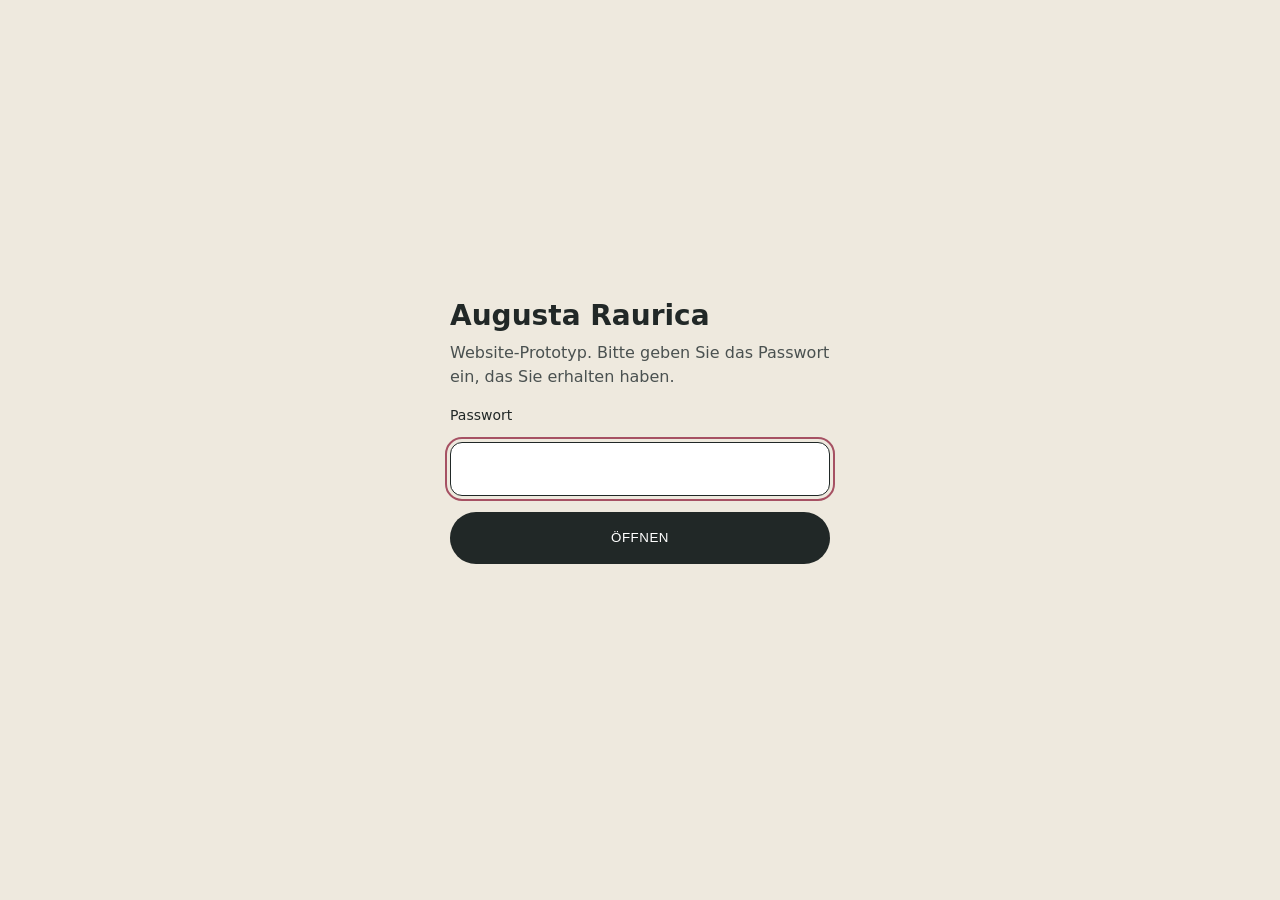
<file: programm.html>
<!doctype html>
<html lang="de">
<head>
<meta charset="utf-8">
<meta name="viewport" content="width=device-width, initial-scale=1">
<meta name="robots" content="noindex, nofollow">
<title>Programm – Augusta Raurica</title>
<style>
  :root { color-scheme: light; }
  body { margin: 0; min-height: 100svh; display: grid; place-items: center; background: #EEE9DE; color: #212827; font: 16px/1.5 "Cera Pro", Outfit, system-ui, sans-serif; }
  form { width: min(100% - 40px, 380px); display: grid; gap: 16px; }
  h1 { margin: 0 0 8px; font-size: 28px; line-height: 1.2; }
  p { margin: 0; color: #4A5150; }
  label { font-size: 14px; font-weight: 500; }
  input { height: 52px; padding: 0 16px; border: 1.5px solid #212827; border-radius: 12px; font: inherit; background: #fff; color: inherit; }
  input:focus-visible, button:focus-visible { outline: 2px solid #A65163; outline-offset: 3px; }
  button { height: 52px; border: 0; border-radius: 999px; background: #212827; color: #fff; font: 700 16px/1 inherit; letter-spacing: .04em; text-transform: uppercase; cursor: pointer; }
  button:hover { background: #000; }
  .err { min-height: 1.5em; color: #A65163; font-size: 14px; }
</style>
</head>
<body>
<form id="f" autocomplete="off">
  <div><h1>Augusta Raurica</h1><p>Website-Prototyp. Bitte geben Sie das Passwort ein, das Sie erhalten haben.</p></div>
  <label for="pw">Passwort</label>
  <input id="pw" type="password" required autofocus aria-describedby="err">
  <button type="submit">Öffnen</button>
  <p class="err" id="err" role="alert"></p>
</form>
<script>
(() => {
  const SALT = '0YTFCXiW6xfYW2MrjCDsTg==', ITER = 250000, IV = '03qMGYPNNwxwNA+X', DATA = '5DDqjnshzMcK2cNRvsVeIMiCFlK2DKv4Uy/PPqRBQjEkgVKXgs9C767DBZU7jKvMZEhuD07T1AUpEp1kNCVG60LK/llFgu2CFoyE59jvuSa8r4mWkr0YZ7q9pyKQ+iayaVHWes9Kh9CuhwOKXRA6tSMKYxoarzOG0OKgwhhip/1/DRM9jGAQuDbfHK+W2MKH+90iEqJ/vqUThc0cEKtL1MF/[base64]/b5ZY54fXu96j7wJtk5xEB4VG0uGzhDCYPE4r0ORcJjtlfnw5VkA/AcWUeOrvel6X9MC64QIpuYGwRsP0n5AtmVfrT0mW8iqRV4nGGKBl/b2QVrGdgx6Np6dXjp+My26MWXW9WPpXOlNNJVkjtF6s+9FcSJjLZ902pp86tbjzpUrba+McvS8H18IY/Qeju5eBc9xNwQGC9Ayq/GINyNZSB34hDneUMg9LcQNn0RrXx5rdXiK9J16KIkZpCDvPVfQeCHIJyT8ITgJwTeq6IMXpO/FjRouc0VNxGAUhCVWQ/iOasxOAiQUfFq/[base64]/1AWOia6xc0dXVXE53O7DT/e8h5d86r4n+/epxzZ04ZI6VDp/i7Nm+dCpis+sY/BiAoSomZrjmMONQA6gG40HoCpIAFhvD/R0vOFICsAiKAoLv6E0w2P6E+VtRPRtnDo69Zvm0VF3aKOeygFxl4Cg9/M7n5fkaewlXT/3SLtimqZVwdobY/a8iGNejXyVcIJKF9iCX/mQAvub5OhBNa6iVb6pUBd+ThQ4NspeAlzGmavzlYYvTINXx7iUsCqsI9QOhzV7bD2E3ouW+oEfDc/YxytcLvK1rYCyk4r8H1Zzp3PPyvatlaQ37KICLEp3Wj35SEk0UtQKgSO1oB9cA8uyQWOXgAB0NRIREdb1FrGI4UHkUlM75sd45uXujObz7IAqdabvJxwOJpU0cyUC8DAOXgRHkOdwlcCKfWphBXvP8lsUJP0HdqlsiH/oKkcjd+5mlUEBPKyPwHXSlS2EIVKPHRYkqpMmH2Ni/XNro/5fFhIlS6vnflFB0NXgh5nNj4hY3vXVVz080is3giPXyJyRP1AAPo6Ttv98mnkf3qgUi8u0ngRksERBKeeT7PLtjOKcfxiog3YmUXm+mpitifWF6hhj5+I6xzpfITvnXpqFyZpzs7y3ZzId9KpBkW2JNpeQP3eDeisK/hr0az4mwElN4tI327ok89SvctuVEI+iOOCsMsZ0gpkEWXTvlIX82IohD5L47MEu3BvlZ6zE8aQtG1SQtVF07/cu1AiX0cZXvIKtEwNUV5nK5v8NL4j3gSCyNVS8I8hEvNghEQybhQxGMYpICBw8lCJBFtkYflUrdMfIVlOn6rHQnuS0qq/1quQjpyZfvAxeuWYAfAcHtK7pLU0OjR9xuSWloyhncLzyUv5oUyBaO0GjD+O3SAGAU/46I+vH737TZl+R5ywsfbOXbWLbTWZBhAvILPGxCtLJbtKcgZc6jABIKAvIV9n3r1IdfqipCMUSCKcKBut2/kfoj6P9syIP97BBTDQQDNgNomOdJZ90IDk1xG1/srgydk6sN6W8b+xFzA5QYd5DBsjVFvpnvz4A122tabLtTbxtpNHefAcmYvAe/m1gbQ41mb/5ITrKac9kUi12OI1RqU4Bzzf1ElxSzSNNSW3w4OoWfrS1V7GC2gxzcA9nngcLmNx3Vq5VpFXod09E9UvufLLxS3HZJnBKDpvj+38gBfYJC9ljqi99nn/kr/VeZdSvp5pDzxmuH8YcuTBDsyXaTcUBrIqVEsUYhpEHhQjkEZrya5ObGBtOmvEx2EQfMxAsMGBSmrhXSbMg/Yuf+VbyFCRjo0avezhoynMGvP2pcWH4D4MiJp0DbehgPDw/s7ssrXTc+AF2r7Tw1KE7nLwfBIRiuuZKdlnJtKyz7KH9Xjlu2KV64j+fFFMSkt2+jc4VHrLkhKxFmR2nCXipUHXuCm6UeWJDwCffr1QzUmjoxoCKF8Wb5gXnJZj+R+DFLhXVTHMuHuSv6/WNsy/MXIEfs4I6FGNyQd/FAO7xjIdvlWoAyt8ghTr/NJd7pbwyWK6IfW/Sa4QQt+LAaE7FNK+XlIE8AL78rloIcQN90d4rkply0xY6OFoBnTv/1G1H4dTYhfkxpE3xasLVojZ++v/ZsnPche9dclY/raUZcb5DpFuHha2yWyo9SVWTAOojA6aIRP9azPcRWQFcIQ9Z23k66Zfhn7eftbZ+op+v48badsL0/HihiNil/8VyEX624yEF2msy3B5wfNGNP4uG20wf6NE+NUflF8en8UjAAF0CRKaHXUenXFOGVvZAJVbNHJxV/vCD+shuWFyct5sZCd5mbmhBE4+B8hvk3jjKw8YyrYK1kZgvm85S0E6ITxnbxx9NytF8g0x2cfne6soJ/ntmNR3MW+uvh7jU4P0N9B9SB2OwpbG9f60DhuQ3KC7C8jz4KNAiuyuMTiEEkUkPSqRovMd4h9NwJkQoWwnMKEb1OA9kewnTmzer4Zk4813m0jz144SmrhT5f8VjKqx1/HY6r8f3a8ecWDp4SCLLLg/dLI2tW96TSFYWfoyf/0AxQXxZHf6b9xOrrPKgb6eTasOiR47hmT3XZmqXmJLhc0kqB8dm4SPj2XXcLIRc+d6wZYgvwgHTiFEdxQFaQcY027Qvml2SUyc6wj11wMvsbN7FbTJz842V+bkN5CdzHEVSYeqeD+EL/HH8V60UX6Fi723R+ml43IiMCzsFcyEWRzWoasKT9yktfwz97e17WBZqJ51udX1lJCxK1VFaX2IydeavjQsKOdKYtnsIYMfidV+9UdzipaXXG/nu6r0u/EgLOfCRYVy//LMs2jL3aBg8lqs1PgX/yMus33HEVK4xe0d573xDZc7quDOLtXYnBtogHtfNND7obenS0ZalBf0+CaY1ZbGZXjvsZOfemhJTeSBw37Yed7/H76ClALZkVA2koV5MqwrE7drjS7IwMVLXHHkdKaces5I9BVmHQQC+6KFyS49ZGpZUIIjgeQJY6P8GBb8teivmMxpr0BO5zG4+FPhUBXh2vCnAvfD444JDltIjfrSJliXZmnk/9SdyeeK/axUHpavxHqZ1r0oRuhEhIywzovlZrzq0KRKz20fw5iav1BGM6is5gTEeA0ZvyGU5Vvr+kyUOsCcKyWMml8PFhCHtleZkhvXGDtGUqN35dGDmZff107MHX+O4DjGMx2OBPmwUVjgIJmohNCVMpoByDJ0FD7Kj8g+WWNoE/+T1H7ErVwu8Bl9o+n5Kph73YRgc6bm5fyfH1YNJ/DKYADyTyMCnZw3yaQSad8qP2Pa9lnIifk0G5BhfiEmMiWYn63GLq0nUz4+QVzFWgsDN99wrvJmLrOIHAvmZoqiQ6lY0VrL+w3ShP7hUSo78ztyAIFUHNaKeK+mCuPAt2wxGtTRy/+jwwUPZHLkYDiUVj8OXRkUdisEIZkW0su3kzhUyz/fR4dB+wc1KsQiHh9y3/pTz+JtlLchas7+7mOiVSkQQGQn6SHVyL5GjLhd+kFQrZ7Ur1L7QcudHj9XStvRQCZZcs/+q7m9hLFmXLrM2/[base64]/zJ/4ql04dVf+6zXbdrsgGUO13saxTPaEOnVNGDLGDKljNf7WFBakqB1XW6fimJmYZ+qCGC6K6V8x0TMttURf+217QIQEe+qVIsmcQPEJENLhCGK5dASTTrSFtADx10rd4uzVK8H3QxIz2IOxNHWc2EWJ/1EdVVurzPeLX+AKeCJ435Phcl0xeaF4PjEllwMnJ8rvUqmKwKaqoeAMR1cmo5XuBIEEEcM+HCmO+Nzsts/nMkqvMhvQ8EiS0AMCsHOS7OIlE4TOg5S32eaTbR4k+l5sw/ZiC1AXqKkMFywYEmNg/+e0KX37+03PtWFfJHUgTUdar7XMGvh86iH92EwYQFMxA54S/U2GqifrVcoep7CbGedF+7ZWBMzIDF6P4L1SGV3hjh51QfXOYfQJbkylvnpJHgxZIsIMF0BmdPeDagwOEU+Etutokg2w4IM7DHuGcoUF9vBrzUzoNRO1hQ3lhx2FZxP5jtQ7KDEX/e0/2zEQ7KnDS2Dm265p5vMovvlE5ipx3Jqnwq3+ekTD6UdH2nU7mktRcrETokdxcdzOoZeiHgNjth8IFDVV/OFplwrVbMJC2beaONduAs6zg8uwz09ilmOpVgRmyi7ZIaKmDDzRblIa+7jG7KqpTXmOm7UHkWlF3xKCj0l2MDQbWtD13DBo3zB7hkT++Bg00YRzbLT6Jrfhakhsg5GBW7HfA5QfES1WiR7d1yKtgkH5pGYPAbgaVb74cKuigx/Zd8vXZkTiqdto1nQVVhZS7SrYAcWrNLqHvlhtJqZAquqsh4KoQPuwJfWAUIX+3KgJwPux3miMV+46Da+pUzGAlcitRe6pbtQc9btlcieUTuSLnpcd3pFuV1HTreuyM7RNkl0la5Yd2zrX/75zmzVTI29YRwnmZQV1zywCPulgfO23tQUPzDrOfrGxMJh8qNONXsFmPXf16f9nbxdOsxboAbog4g97V56+FeBtlevNmCrwScuvp9bS2T55HMD0GmEI63OyFfdA29uy+ETSPPPIlHwJskK3W1HAm8kWBkBfXjBumhnVvtH2esJyB8y/WoYgCOQSCbkr72rRLLCWBK6AgApz9wZDIBmGtKowkBjpRsnFmKzL4fZBVaVdlsup8mJvnyNok/INw3dLrLGxbmV0U4sLaPVuPBQ0znw2Gx5C8jrQ+7JmKKFvvuK1D6uScNGlqJejzABY6Jq0a/sGjl2zcJ9oGNdJfeeqVpY8OyyMWMF9hm6z6tRa6ezr1gXHe+ufHBs5PixTIRrsgdgTybh9ITy2cNNHGlAmVIUB6ACIONEmGpxrRXSt7gJdvpjnH/cjjMotPD3gywkbQKYnW2xODZ3z2T2m0P0D5FhoAIocui1/EYlaG/ZKGtixYM0FbF3wu7wzVB+6E9KgOcljtlff+sA7dRGqVSUnZX+/L2lU0KSAcJEJGBUjm2qJkOVP/+jxoX3MDW3/di2TnoXvQ0M/Y8s1Xg787IriCg2KLPvW/uU+MwZJYFTu8VlkD1PbnK3gg0eOH/7tpyGy9wd4UH5UGLRQVNM0UShxJak16DKifsH3Gkobk5ton+VpZ21DbBGeR8zZcjuPrEw+2rhSMnV7kdFANp69DZ7nLt10HTl/Byn6A/QF/Si4RthP3GxuXgMfmMS57OjcRQHmPhYpWgbOhyR12V9NjFlUOsFrhb7LuuSiAjfm0XVdo2n5a+/[base64]/QdTZB74A+SGjvPVjYNjwunyBDBEg8vDrHZRjJ5mS0kjZz5zLJecGsUWLvqMwaeToUMsNWnIvvJ91vziWNhVFuEyWllRIExMPA0MGTRqJGVGMj5ucerfbM0NeJQInO7QibqqHE+HssZB1khG2F0BKj0fmVJDkCY/9sW4ETRdZz+OXGWakgGnB8mMjhHhLGSxnotBga9aovjIlwePkZyNoRne2vOObuno6+xJQ5MauQzj4jWIRrbM4i7MeTMBz/BVzAWLP+nOCzDeOWhglCgdtcA+jRRpD3y6sL2Lz4pL36rzpEIj6l5+rG/Yao+CARqz+tY+5d/9QX4+nR4r0UKhHwoINt+3gA0ZamvICGF3K5IRMVqRmOjLnwKAlh695PLslNWOlUdfnytOEjLTJNi2RJXXVCo7zgABuapueuqZ/babp8tghbo9nFWWOGPvgPcDyWTQtI4hhlWFx2ESQ6s38EqVQLdB9Vy8bNjLO3+0zoxU5sJnTC9fNHeGE02knxX7UrNMsJOfe3JKnE8nEF0MzE+e14//1hDMHT1dBITyPJVy6JKl31pgtXsFSQwkxoBcHEGaJob20OBHO7Mmn5sSd0N1+NK3fbgnoCCoa4KofiN7tL6BOtgw1BC02cbwdrbo3ZCc+Cz1W0rKg/JVbxis9Qb+NGFSClYYwvK18ym/PI7bBp+kmY0HksJnFceEFYlIAIfzCwo+v73jVij5N0vAzZXLnQrpgEwRpwhOE423Td7TXOx/wl8KgutWxvc9F/+6Pm8NQoQ5gDZtDmVcSHDlAznh2UG0kmqvr8fQSsgBEECFBUDNeaDtcD6RPo3sfXHKC7W8YLCBGHB+51G8Xor8MDuG/0HhVoq9VuHQgHmDs6TKeYWziw5iOX9G50lmvHb+0cQrhKxsDhFf2ujch8d3MSTZtmmZ6M2Q6FtGsWfQYqz7MnQzWW0/HzjqI/VL6fkWLqQjADKMrQQwP7YQfs+LxcJ6M3euOCb3mUqV9NHA+vlXGqZgR2TObDyUxjLWQlvcHz2HmZInELY/AHMaJ9jFos62SZgsK0/aYOqplEwR1DEZQHJZXGwSsAz8OsEZiWo48Ec4RQ+IN41G1oWiQAiImDAOq8nFiXTV2APdryL/AA2us2bZkLJmyU0sPabq6mtq6t/a70uzFaiIl/6XvK/[base64]/lEVa7v+nMc58oBnAqPsV0EreE5xxeKMx+wOKiI+mUovamSmScq6uirpaCdChegebZf3DBQnytYs0SIpwjLfo/7huiTdKKuLAZ+soUTGlR26i8R43L47+fnvtUbw+k17E3yoAHKcIFRAx3DwZl0Mu29zfUO6nhUoS4Z1A2Qco6u8TQ5yBcmoW3mjaUDECd1FgYlhJJa/tCU2YMOBtModg/y1yF/BSFQbpqVrhlIte2dJvgvmPaMy+6gIXxr+WVoxCcjN5ddvp3l+Sj0G/akpu/OsbPqS5FhABrz5efEKtXWDaCsOYxmq1WB20xcBG/5GuZ1Kj9gZKu0WW8D/GZvdYwBzEIqtu4PQ3OvCtZxIs2nozOCTFtJYIP5k9p2+wq5ZQs3mqrowr5e3niCvl9Y5QYTLTPb2Ns/QwKYHH+IrVyyZ5vOdtJM0epwq+tF//RdL1eP4bxGSxoCC6/qUpV4JsDbJMwJnQtLaK4NDuuYLKB9xxZBQa68qnIWONg1o4hzHzWHZDV15D2UhJnQictZ1H0qp832D7Lp+gi5U9AkjKhC0/+PAUgfzD1Rh4G9BrR/IJ9HdcNsCipShrrgtsjc0cGkkXADXL1YVXt7vW3Htp5y7KzjZp4pu2PZLp9uk03gwIZAwgr7aOKH9NGgugK1F2Zs6INC3cCqYCOV3JIHyhvXXcYuW+lU7PGcgcHxYKFGFo0HP2oRjFIvJRsnPO9pDqwo+EYV2t6M/7ywMd0UsPr6TIWaTQS6SYlsPVzpD7hjBgM7dvNpBrsaFotqplSvRlFIc7oW/L+kR7zHmXi1B3LgfpffVllM6Fh9NzHxKlh6UMxjZRW4pm370CUx/y11fxltu7yox8aNBQuM86xavuT7Ov35fkj21iHLK7SjG9KBClyCHDT2D/I0zPcBHfAWkU7Gpbv6eKo0XSVah8hhaliOFNM26Ts9ckd28tisS684SANkX0/qtsphhFkHgR1CHxz+p2/JSTOY4mUt65vTpenZ7uWX6s5EDrOE4+I4iBSlgoaJKYzT2ZFLriU3NAbO6iqT47xzOikyHY0akBgDQXHseoYldtLqyDExStrYU01cz/[base64]/DSdJoAuesNxQSL5SYToZ+HYFJTlSoEtZuqB1FHrWo+VY2AwtcqVB2lixFxSnBEMaq3VQx9rHLwcXuZ1FO2q7cc8PNTsRDyG07Le2s1eiZXfNBFqpsq6nsvz+/7ZF1B/[base64]/4lYafSEYji/jkVCM76graM4TUCdcjB7X3c/oPU4YC/CvNhT1o+3SrDgFiiMcTr056d3quqbvI7Pp6bbF+JW55miGTrv2FXqU9KXpTxG1Pm/gFVymBNY1aY36Xc18xrLb3cZ+DpZYmktr5J7j/JMyxma3hKxqCv9D6OT9k3e75X5CFTWwlCN95bh0n0OIjefPyevKtNJV/BgF3DMqflz+cqW3QzXfU2afYDEe57pz6NiqVgL3/6LijIgYrPM90mWlOgveAkwxXhwDcII35C4uzXw8uDlmEBgt+6Yosb1SBtmAu19LiMKvMEBej0ww==', KEY = 'ar-proto-key';
  const u8 = s => Uint8Array.from(atob(s), c => c.charCodeAt(0));
  const show = async raw => {
    const key = await crypto.subtle.importKey('raw', raw, 'AES-GCM', false, ['decrypt']);
    const html = new TextDecoder().decode(await crypto.subtle.decrypt({ name: 'AES-GCM', iv: u8(IV) }, key, u8(DATA)));
    // erst nach dem vollständigen Laden ersetzen, sonst hängt document.write den Inhalt nur an
    if (document.readyState !== 'complete') await new Promise(r => addEventListener('load', r, { once: true }));
    document.open(); document.write(html); document.close();
  };
  const saved = (() => { try { return sessionStorage.getItem(KEY); } catch (e) { return null; } })();
  if (saved) {   // schon entsperrt: Formular nicht aufblitzen lassen
    document.documentElement.style.visibility = 'hidden';
    show(u8(saved)).catch(() => { document.documentElement.style.visibility = ''; try { sessionStorage.removeItem(KEY); } catch (e) {} });
  }
  document.getElementById('f').addEventListener('submit', async e => {
    e.preventDefault();
    const err = document.getElementById('err'); err.textContent = '';
    const pw = document.getElementById('pw').value;
    try {
      const base = await crypto.subtle.importKey('raw', new TextEncoder().encode(pw), 'PBKDF2', false, ['deriveBits']);
      const raw = new Uint8Array(await crypto.subtle.deriveBits({ name: 'PBKDF2', salt: u8(SALT), iterations: ITER, hash: 'SHA-256' }, base, 256));
      await show(raw);
      try { sessionStorage.setItem(KEY, btoa(String.fromCharCode(...raw))); } catch (e) {}
    } catch (x) { err.textContent = 'Das Passwort stimmt nicht. Bitte nochmals versuchen.'; }
  });
})();
</script>
</body>
</html>
</file>
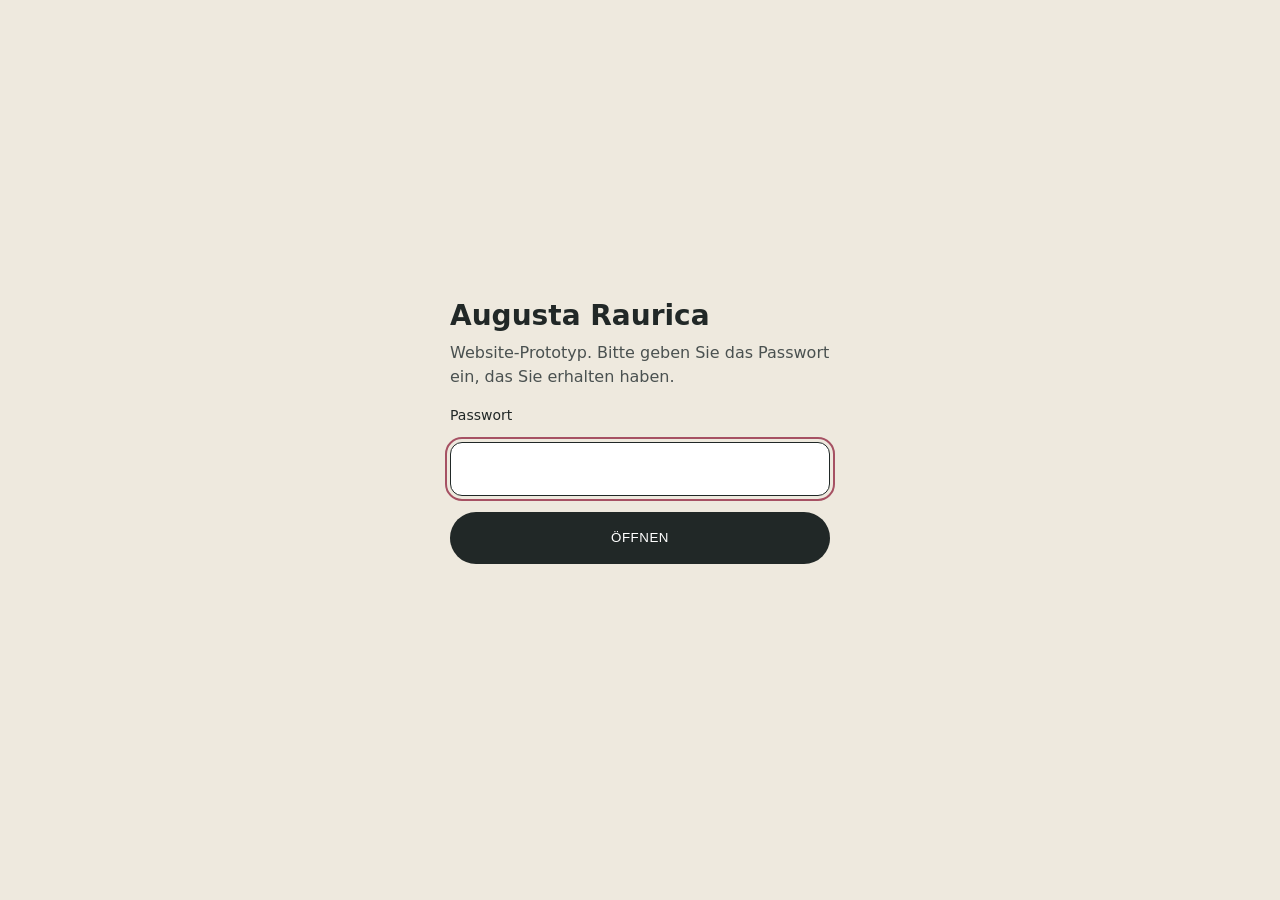
<file: roemerhaus.html>
<!doctype html>
<html lang="de">
<head>
<meta charset="utf-8">
<meta name="viewport" content="width=device-width, initial-scale=1">
<meta name="robots" content="noindex, nofollow">
<title>Römerhaus – Augusta Raurica</title>
<style>
  :root { color-scheme: light; }
  body { margin: 0; min-height: 100svh; display: grid; place-items: center; background: #EEE9DE; color: #212827; font: 16px/1.5 "Cera Pro", Outfit, system-ui, sans-serif; }
  form { width: min(100% - 40px, 380px); display: grid; gap: 16px; }
  h1 { margin: 0 0 8px; font-size: 28px; line-height: 1.2; }
  p { margin: 0; color: #4A5150; }
  label { font-size: 14px; font-weight: 500; }
  input { height: 52px; padding: 0 16px; border: 1.5px solid #212827; border-radius: 12px; font: inherit; background: #fff; color: inherit; }
  input:focus-visible, button:focus-visible { outline: 2px solid #A65163; outline-offset: 3px; }
  button { height: 52px; border: 0; border-radius: 999px; background: #212827; color: #fff; font: 700 16px/1 inherit; letter-spacing: .04em; text-transform: uppercase; cursor: pointer; }
  button:hover { background: #000; }
  .err { min-height: 1.5em; color: #A65163; font-size: 14px; }
</style>
</head>
<body>
<form id="f" autocomplete="off">
  <div><h1>Augusta Raurica</h1><p>Website-Prototyp. Bitte geben Sie das Passwort ein, das Sie erhalten haben.</p></div>
  <label for="pw">Passwort</label>
  <input id="pw" type="password" required autofocus aria-describedby="err">
  <button type="submit">Öffnen</button>
  <p class="err" id="err" role="alert"></p>
</form>
<script>
(() => {
  const SALT = '0YTFCXiW6xfYW2MrjCDsTg==', ITER = 250000, IV = 'gQQAlHo/DbyL9joO', DATA = '5dIUOQGM+7S3FSqnGYoDrkQYPQW94b08ivudaLm3s93XTM9OSfQLe8u/ozVE5rPjTAMFyeymaXgi1OBNcxnY//FpxG+YyfkGiM6CZws1vjmt4MiyvvIVdi8NYdFihn85popkYSmqw6Hlu+pxzjKBKD08nonlfueCusO/hQ/9g9cYmdZ8dOgwPw5yT/FLfkxHXdoyoEOriYUUDXgPuBoUzA0URRbZe9NvhWZz3ODOK39Dw41YPM7SBBAYvFEpBERGxCCe/MMjZz0WHM4MzCSKKkTs7h4kz4g6lL8ipqMp1NE98OAmWcUSGpjMD741mOBwNZRgT+lrIwnUKPDGUYyB72Z5poom41KL8foV0i0tcr1NzXXkPQ/[base64]/oSj3KoJSU/JjSczPuVwPLq4PB6kmbxwYfOMmgII3fhrtJfBdO4tiop7BaHJwd70CZyBvhTGIEIYLD5mjbOCBTEdOhV8gRkHal562FobqMHeeiKFM2PfeywhrIxSS2u/0MMl25/wbnTNxLnQR3cv+GLFOJXd9suMXXaTMXJsrT6EUwVZx1kyWcfx91B12jLhv3ZK2XUv3vnMHHHundvehE5dUi5e++ZVVyY6BNsMvaBfRTLSrxIYSQqHCFUxcXX+SAz2p4zSdRqcQpxPGFn6eY9c5lfFME5rxvNsYiethMcX53T+KaOi9RMvbzYqv0BHgwh0TibV2lN4/kdVgooP/[base64]/Jh9DnzZVrWWMNs4dQq4X2uU85Sov29sXpxB0JqAPpYOwdyYse4YXnX/4y/ZGWbsSYmLYTO2yi1lGjsn64zo+LG0zg3nbYH5HPzZa+/mpMX9jct4gN7PE/Hgzeq2SHhKxEjjyvkTQ149FVYevA7m50oqh9ViSyayKn5Fhp3iCQL5WPzGD32DsrQdlY1W6ttlh/mqy9Fyux+K5+YG/dWYwn9yCrpuycnKCYuy63CTrkZzVD8kiWIkmrWT2tTzhOx9I2S3HCak1pbjOWc4bI3IhKrEDWzJEbrFfAzpSiFtkKflJZp+P7MZ4uOi+kjuQo89BFu6mt68VgDEFlfl3/MwJFO3miRoEQZr+M4WSjXmzhjuFBOvyCU8JS3BWqT3glauQQ+RAfVyTvMvYKXst/Jsopxn+gbK5JzOSNcMRpSdwmUUmZAM8DCqjOuxvlDArxVd/pE4Me/9tJLK90I4LCtJxisP9ND5awZ36b6I622/vYNmu3qZg4OU+fQYhHgPrUq8j1jtLTSaBVjewszuVPW69kjcLGrixrAe2VcuF0vkpHHaN3Wauyvxz7kxJ6JXGvTrJ3SH2R6HSZj8pm/+eJgwRkQFWHHbsRjALnLFzHK5KWJQ4dKp0ksDuMjLe6NJsRW8WLMq+yXPbabfzXzE7awsAm0hJqBM5+JFvBgkfygJgM3zNSwjAyR6Chjw/9ANShAZ8Taa2lg1OBMPu0pqVZx0Taf3urOYAxSC+3/cb5++m/eHcOobSCmVEH9vaGv5fs7uHQl+JAU2pi9ZegHbgHvZgmEQ5cacl5SadNBJzM/z1+VuVdsgl/bntU5BB45abXHcyFLhzkIHi0zmi1H17D0jKnOWke6rpswkmCL0THIvIWFc9M3mLvzFj+FWdYnTj+9ifWCYDsEEq8GBrGHMTdaN+gBjcu+DI8ISZITCNs3jNjfJpih/c25P5bTOKRp9RU6BSdPbsPz49C8dnqgNvTIdpAOpBborZ/[base64]/yHJEe0EsZToh/zs8ZKwsBdGanM+s1z9uKITv7wT8OUhjIoeTmwmcPFbvXx/gTgt6jsJzbzG3lgjZ6NkmyTOSG1wSpb3Mbi4tu4CMUSOh1KEHj5eBE/Yiw1xA6677otPOrjzJPqV+18sFBsx4YdFl7NN/UI2jbTNBnNxnTT4LDjlr2MAgvRJxp6ROTTcjHS9AWOk+rJAuDbIrhls/qNIM/d90FwUmQ+I6yi0h4/AU6fxWU8cUw1YRGrXFcb8dT6EZtt09LbZPuYWVhJdH4Nn1/jV4bIgazno5dBzauuTnpq0KAhsj/pJVbPyW9567kt+deWjcMUqHrw/HntJQ5ppr64FUD9kU9OIshF03Wq0UG3MTp/6TGb3pVuS5r7YFluTJrCkfJwEszZsoPmRhWlnmAp6hzKsn+RAuCG1dx5DgDLPO7vrjwsdHw9/Lu6kr0Y3EGbYBqf2diG3BBS+MHmGv024PaPbtMuboOBY0nD6HFItN89GE1ZTQT+8LHwEQQ/qtptB7q+HepGFIqXws2iziW6/3qkmOJSpFPX5jbxp0Yc3UFbqH0jyYPT0LT0/Hor85I+ALyBn8igExdSZmGLhL4CJ+PEdpoLf+Bhkr9H5aABPyV7XkJaicesC8Fq7F0+NW4co+BIcVM4tXdkqmY6Zzf0zu/6Pa8xASrmXw71B6qrik9t7u5WojyTrj5n77hC3iJxB0ri7dYx0ynaY66nEsas2SaGC9bN1xtYnzMsQslxPOv4XdekumTA+3KRXbj8Q4iDgKMZz7Z21VKfHVuA3unTIagavUuXNDsSCF63CF4QPAPNrMKumyomH32adg3zNUkShdocxKMJ66OuiBvhw+Gzx/kPkEfS5Q/5IjokSVHzSjbaaYKoxURgjzi+xlVeFa1H03LqBj7Ndv7fAssw+aaveatx0x0yQ2GtCaeJrAVZQEOlpDPjTmvqeFk0zoZEjOFj+jNs25meKuZwQSDzzyQXxaMXnB2Kx+k+CGLryrCfCTQSaFUuAPtoIAASz1v8Q3b/AcAw/HA7MDNXwC1onLmhFv9FjpOwMdEFhTDOUbBH/v81WEO5rFx9m5IDE2hTMWIViA7a90h3nHqkTzOwUaEJYpkchzOq5pgopyV7jM0W37OIo9vpLHFQa7l4c13bRKVplrVHU/FyfwHaewhZunFKQrpxZHFm8/0/8Cf135Pb3uelydvl5KtaYdXBOWReg4IA8grTKIUycdFRCh2OVhK3Jum+QBslHNexu9Xm3x/7sRKK6XL2fNqdfDGSuk0gRlzRRb1vqh1yMXU2qFLn+17ABqrDqKyZfBKIdpTplZUsEDaEdjc9RHzd95pMUUSbeIdtNfeJeR4DFdwigA/gA/X54229f03mYUWj5Fh6ugH957D1481cWs20XuwsX+cL3IiwDLGawwPYbpXkXWh5IvXk6xpSW+juYsGCAm3otIMNNA+HaAnezx3q5exktYowrr+w+kts+KACb/vIiuQLQfTlf2551hqzHd0qpg1zzvvIdZMj6/CNfr82Nv/NvOpE4Y8vQWXmRfFN7XrKwdeKvjFp8TpUZ4yaVx6hdmgG+DSqa7lU41H2x+Nc2upHeCV/y1uipVOQvLLSuMSJ3688YgGt267v+5ViD7BlFyjATqYy/GN6eZZPHp/3MJm6/IPNlhQtsaA7uj3K/lt9iGmcytpx5HnZzkUzi+KWDRPS2b+J37e4j4x7z9aXped2MRQ4XDGDghLd2CQn1XZmlfhe/cDVLS7qrU/FAqRT65S/P6bFOPIs6T5s7qvlnH6whiIZsO0Ty/L1R3SDhUb/[base64]/CghAcWaK0Oh6+6jwjLkRumlbZ9SO0OD5I+aAcUhTROicgWjY6dnuHDELhhC0BbNLdb4vi8pSLdlBwWgpRdVRJfR5Us4notQA+TWfPrbPjg6ZmQWU7l2VB5VuPE0CBGW8IUElSSJ98/[base64]/hJIKXqR+Vfk5MlS+LlVZ6nnHEhsBE7TS2PKuXd7x37FQWsFJVOy+d4GMeGHzQZxLo5Xl26kw8hx9e2jV96VNalSlHf7I9xLlKzFEM9umZHSloQf3/UL1ysHc3XnDLHVLfr7PSNUV1kdSJ7HO+B1jLbnexXJ/evHu9JW2RrymnqPCOmZcHFu6M6QDseVhtB/c1ToQk1W6kHNZXqkenjZn7p2H+2ovKxFVOWWumRF4e/21FE4IXlcZJ/urdIQ9BdVe29BYWdcAAEENQpIQzkxCOu9Vyq8iulARFXpORWr4peS4gMBgdodhilAToAsnq/qq2RQkE5oqH34BXreKBrM2iE9NB8l8OyDl4gvtyJlgLZqkbCVT7++2kE23HmQ+i5WLloafj7tGyBxtbESFWDhRz0jYWxUnUhVjQ3O60Dq2cr0dsKdH2eOywknBAzzku1lenDJJG4LR5XRl2Q0mW/K45GzRxjdyM5bXefSlg8zZMartn3rK08mhfbgu8JnPU1N6ERQ4bI3ARUXRh+8OJGocYpWa/WB1/82pZ0frvkyybmQ4n/NyuHtRMxQ7SImKS3Y2y6ZQke4pGQp2otUKGx+2fKQJqZ19Z7OvatYaz4OTbD2CWtICVFRJhWnIak/MVvlwkG2yZfM0asgSRImpTgTYnwNTWWcQcm8O/w4xWTCWyw57kpFqYZDXDm5WOXYoRQMxcTUyQgG/Uu+sQzzKqMoDAdDgqOEzek/k6NZVZOwahlir6kWRjpOV97IQFYAjnIFOZip0utZu8V/zZf8Mi+MFD8CoxNaYL7NlfE7OAGMAYbyiJ19RbcS/EN4yNNDUq9Ps8kGPDdqAOIku0i8UBzu+rVEXyqAMIIndugkqY6SjU6a2o1IA+HrwTfifTymSnaUdG18Kgq8a63Xw8yJ2FONr4QZV4IWWHAaWT9LEXSxnKt4Cam3gORUtzcpw6jHmy6z4DyZOqJEcn8OdDfCXzadeFIgp8eRSTjC4pzcHNdgft/o0aDtpwDMPDtmnkHb354TCUEPmXxC+KtbV6pjwXbU8pWbdyXddFDoyKlZaVQKIRET4kBiVyrzUO7YYSP84Ddgo3DAh+z/o2D0dyODCxZ33impYfy4zbueozefKZKQsxmSHx0vE7zlJ5SD3/w3+jwLQ8buxL+yO1WDWXhjRYv6pNstzmEx7BQ5kW0ylMnZL8aujlPtIEONrCgXiZ3g6DMaveqJ1T5HaStdSTcRvUbLsL7VpE+JgaRl/7NfyXHs8saMTGXld+BZDAJS6urkD4eCRX4/qvCjpIMi1jtLe0wo2ORPR2tgeoxN7R8moZik8YHuxBFss8Jim5pffZV7ftzm5dyVl4crSa+G3EpeB2GyZHfQdMBcrPMlujPm5cdGlCv3A3/Io2qq3DMYTH9VbLV65xj3CX/g0PvSxqEJUp6sI/f8pQ5jzZUFJwRX9YeQhqhH71u8aplGv41sV1tWlh7eUzEKmVT4Ys4BFQziLPpZhVkoDni+E41Ucsfg7vDxo2+CFrDaY5JEmYFGwGfg7s9L2ab3jfraLm8YrQHbx2paZ6M1wuHHOL+XmrpmOrUMN6/6PzAeGwsQIRHMFr86h39BZzU+9kDBbgJZ/f6WXDCH7TnoxPpN0Z2U7+K7G/RHsCiVb2buUd0fEnvmHEA31v6/68FdDqvSe8yxWN4Fy0IB+0uZzVgoc1NKECDASXnY8f8nGqCDLavYh3DVPgrcrS6qWeH8C+o0Pt7K2PTVIWUkn5US3gisKQN1iQiyPbiEPlzU92gqpMBktUR19mNjGsLzbAf06I9A22klgeh8r2W8jODlAVfy2BI2fpc9SVEh4oITd41J6w1tbRcDCZ4l48D9AaKB3+/MYrIT/5568m86hkzVGg8UdH6l9enAZdYq4JsX/nyy2RaOecy6PkjLaKnSoXtPfkM8V9sUeiNJVTePChmpBEu0VWD3advny6E5PjZxJKChLie00s8nIL/Qe4KH0GY452cc66jJ3+ecweTX6aP3pu2AcKKYKOfwFA6B/TY81V5JQAgR1i0n/VJhzUuTN9FRa4CT3R5QFbhyNJaqL2xyJp3ins/EHO1SHVAwJQgf3w/k3qMSTJgYGUfhezJSbFH016UcPKHeKRSB4V2gjO7k9ANX0vxyXd/PEKVEgXGRzdZJ00qXa2QH3bPBcqzZk1TiyibGirFUmL1mz6nLY885WMv37iNV5EClroYUy+rSC41NSLgYmS0KZGOhNt/ok+J+bgv0kzRwBWcExcguYWX2DxPDhLyFWwgkg+BR+CNDNYMbvqhd9lJUkTtwP93VRAS90p+7LQ0l40yaN/SAS8Bh/yBtbO65PFS9Pn6UAqhvh4nMje5p0G4xuKecoPDrOnAWY2fKKLl5G6wWzeSOfSsRyUjqAEUCnQFb1wBm7PeYc9X9FU+09kPsh0mzE1ykK4iGBEM0sC3xh7LQbto+k4e1IgWXp7i05FI9Fd3Lpvl6uMQcd9XywiHXWfc2jESaBpQkUfNf4Rczby+XQ8F9/CPTt2O/2EDm7nU56HvpEl5y9QDoIsXXzPNQQ4Npbtp8EE8XKh6bkCYTnNxpwmsCJQdcwUZTPBsdJMAXh2Ovc7KO0Evxtwkg5l7/OW9Ddl7Vv++u6dsXBLvuCPIBf8TGaj6NcGeGzQXjKX4+psxcYqN+4toAswzsKw4+vbVuKU/tJXSLlvd3fwlqbDk29rrNGi2SDdDGupPBS+WfENQUvpf6+ZcJ0J6z4leR/7F9hY93dGVpVVc2GPDOgONRbSs+31GfwPTxB8F4J77XXNYlVHcVr97mOApvSRJO98OeElJ+dH18egwMmosfTPoBRVvk4UeCbVTdFQaX8ekc+POrPukp1FSY88hBdKOu0Sd4rS4HzSK4p1h1TMs/rJLv644NktX+ta4J4m2yDXjOytzHcRBfaxGQ3J7qukNiPmL7fuuNdD3EPTaCbQ2spOYYbq5oOFoGzz8VTmqlzpGPBf0GC2ktWzcAQFui0BiAqAY8IAe1A04tHQSza11s6wGmW0mZC93v4YLHs441zd4RI/TC5twdw2+iLAhxWmU6TBcSp7wGjo327D2YIgI2so3vkPxYDJh73vCDM/vAH5L9UUD7pyLG1Jy/jEwKAXf97Q2hoVQfdvT/6ZCF0ozx7yfvXZHDayMI4x0nwnQnfgqGpqpZ9MLaUM22KBpHk6t2jUmqYzVCKUptssxCfTuKDjBpD+v9jUSPl8GDKAjZrhQRKqYE+jxlqXoGYmdOcacSo9xq+UVvjKzJmutaTwqKd5D+RLk5yiXO4V4nXak8sjfagt9tYl6IFHuxzlYy4aF/3+IYJ9mq/LajizPKrWSxslD3U12DGSnpbC6PNuRlZJnpqbqx3Co8TNbuis+lu+zd9AOO+bn5bSgJ7CA7opAeu2VKVKnGw8LZ2LjwSjDRoNFg+vLoYAo/yzeEeo7SypkkOAsAaHwV2I9KDZa2B251UlH/Pg1TmxgGnGsQ+cWSjK7aITViQuXgzJS8IX22yangHDrkcUK99NcBshIle+S9AuH+7ZoBX17Y2BUNFvY6qHBCtbBd1cIGXZmyr5KS8uQ27FeYpBlNngE9zpOa8zlClPe6K1cUxLtZvGNWoAhk1XmlWu4+5DSsKaFPg3Hbv/s9D0Ocn6KZbJEyhGJo/yqTNQpTaR1TWw3yo75RraPkFDcnX1P5sll2oKED6Tdc9QFsksSTlkAC/bh2T+k7h/5jCzdDqehNm54Ycr28ti/P8OUeXARL5B5COLYtHDZf/MOAzJwmy+s6EganfEbo9EeBtxm7YH3B3SHUH0JHRpKULlTGSNjKTrpXLtPNvuEQuN+w4oAsjQ8/HxbbHvHrT+LI/PrZneIBtIhegLq4+l0qoDEeLVfZvxe5ppj7eEanBb7NRkcKSgVenm407zEX/DrcoymT7v6EufMOYcBpL2LLfNZHdqIQ74xn7lQluFfOrWD+8/[base64]/4rlHj23hFdPO+FJ48fOK/m1kIQY/G77gGLKJ9oEP/KXD5yMwQ1yOz4XqqXvorkCzSiol9EVLcSLhP2TtKydZBRjj8olr7sXhEz1fTKIJt3yu3IepjriDEJXYSaegHnG6lWotUZZ17UthO7HhZ/QfG/4yLbpRY68+VhC/Lg+cEX1GLuQvF6ETZ6xy3uyUR9AZXyoDdX5QNwSKEDgqAQvm604/HE8bfravSbAry3/[base64]/+AdwQtwmOEodepgyvHtj4PsmxP0Z989i+b5/aSzHsfxz9w31O24P09X0zOuTlG6s0Mey7NopeSi1rsFcj/BTUKY1ztZKymZI9z8/[base64]/YgRlupqNjCcE5hg+1mOyC4KbEVWwctqDnILQjpWCp6X7tZy4NJNhtMrMS9hTkOM1ivGMrtR9YwAcOjb5gcklZoaC9Vl+iPFHGV5yDznVlU2FY0znIbTKUXTaVu7f8dNzDz/KJlP5DQS6M5rLcdyYK9JDt4hbHmMmRJzg5RODVV2bvvRI2qJ8sLm1gRdeeHKup/UH2nFKltKmJnebJ5V8nf7nAY/dx6wWzEXoyRwD37EoCfeEYEro4CX2T26ifuT3jMexswjfUqrwpufwMQktDgl+xgfHUSk9ZtKdQVlIZtkuKVq/aocifJ1Xy6aqTnwwG5yarZRBS0jJJ7B9+VYbtFQBJ+hoWF9YtdRRiQKBLwckuAV3q3b9LDQzctwZv2yb4A4Og9a5QhXKiVZkGgdCz6p+xJzW66QWjf9uCtqjM2FCLWOVZTtX4o3/b+ueoTM36hq+72pUBAIGi4X3YFe7/B9wy6wRbP3fPQBzu0nvVAXooQEle7VsfSJPkXZA6IBFQdK/CwFTAnM6BgxEl4Vqe2IzOG8zH+Bg6PhxfSQM1MM/ZtoYbfRniexOkEMu2Jd7itjKC9jKhDGGsElcyhByefQfcnLGX2c3RC2K9X0fIdKCKmXcWe9YhDNj2uLcKYSFo1DkHXoorgq9eojxTd4isZeS3dBIYOVEsivDR7ydG2/[base64]/[base64]/eFIMvIufix8b/QxDuJJZ+fx/MhmqCri7d7QoOEwcKge0ZNXsxe7879qt2ZOhzk540B2pSoCwGfY69TTx9F2+2DqfYj0QIqyEm+qM4/lOliAQuNrq0RtikI5SRATku16O9uPbI9BRJIj0LE0aazTIa1DWKATREnakzO2nPYp/x7DtcckbNcIvnitpsGCl4v0bm+tWDzRbVC2sWJVauwS+whmIFf4BcxSTe74afGMVw0d/XuTCYbVr+CSh0NaiAi5rnLTaDE5s5p1XcWu53plEZYrtM/Lj/nNd7A97DiQFzL1IJ9AifHov84U4pZcirHzbptiJyW5UMNH9YVpTQS4Kk43fWjGGT61tP2Zkftb3E6PruDrLC/0UjWRfQ+qe7XvNJsWQ0kogqStxqEwSTbA17YCJ0/[base64]/w0XHY/hmPt8qZ5DT5mY6/xFNqtG3bPv8QR3QrPYjENBePX/ufYW6IN/8W9l3G447a3jHtG+F8ISOPhbKJhI5sN9DzyKJ5WtwCZlUMLVF5iqGqpdOcEt+HiQkCMS8SCvgHU0a56Zp4Rkg6VrP2Nexank5xBjYkSdoKZBdT/mTDaesBkFFS4rWpNRwUDaD6D5GWrLO0kYXAXF+yDXV7P7iegGpSF+VkMQe8Lfok/EMRQkscTtRhlv3kXQyPDh3FD/CE2HDP3wN6tK17P+VTjXugPoQvKpWCWSH0r38DutadrTcKpxWtmHXYr1ksPuLOZiCLmEHMqK3YU2YJbIj4SSEZZDugX+bJg1Q6xKo8sllgEIr96VVUGOW5Lmjgs/ZE2aXqCyW5kJnnxn0Hv4MJzQmoKVZX+UxI5Hf4r02j5LSVYZyG6W6NkMGRoGVlGGJ5et7JElcsIpMMOmcdNuGFhZPTwUDetlk3S0gMZ1VN399ggPsOcZo53y3V40IqMOnWe8avv+wDbDLoeICoNm4mrok1QkcIcRXR12mFGmpnbxROg/WtDsVLE1+wDjmMOifhE5T51rFXbL1miGEEie7aTTotA70a3pL0p5R4bjPy4qaF739zQM/hO1zItHSlPYLPMOO4LWfY+pAkiRPxSnh40sruvJx+CVwwnpZgcvrVW1kOfISWsGDa7Hp2Mk9edM4VzXhyRo1cWuoiEwerm2bOaIonErobegpvRa4GiRY6kGTARalvKKsJjqqKqeUPHONY7wz5/3nWJ2WlOV8b/p/Hu+LWOeJ8wnrL8FLEWIvURFJPS08SINL9R/WcgkUsGTjE7ckAQx5tZMQBq60+CI3lzj52JdKVmePfklRSQIMdm61ywkdJ425wjCeJYewym7qQvD/X5lEiNkJJTaXPj0nSHT9BUmTKt1yEgxC8fRAl4yHAdGs8d3qVXiV9mYgrRpb0x1XncT+RfnxJm5STX1Sez6gHnsqY0+SGooGGOmzU/bhJdKrzJGupLuY+F5WT+IOihQhYVhkdZSo/4m4AltEdjzmLb6BnB3TC83AMxgOpICn++/Bx/FZmHCQqUQIu4oNYX40ELyWpga52Y0Rv3jLLP34IzGAG4ucqST+kVHRvyvq0mBoiIEUU/Ml8tLkNP4/ykO1A3i892bqBFE+kTBVRd7Lo6PfzsaOvDO0d6y6syc2/Gkm7i0uVmCAFUpJORQAPd48tx8prFpkL0MbniVZ4ls1Ooflq0uLRs9SMdv/D6dQQ3qRZWRp8L+Rt4cSW/2dnitJ3vM/PEdVsqENSsdSt37ZvbTPL2LOWCQgjGEG7dcDyoD3lZffUUKI/W1qEzEkg6tA14bUErw+OWlH7FZYuMtUjuWPePu4A+agcC0rw4KmVFQC0eyPu7S8XKZ1y2ogcKEtkmJXBjP7YFFOUsEZKk7A72ThnOGNr3efXeZ/QWrdQ/WLGEfGPHuedj/T9s4MLnsC+Rce31RZvqe2HeWcvfh1HB9zVsQgeZjqmN4INVFAIi0e/NClgthirXlphIMVZEBRuBhFVR8ZKLLptI/WF4ytD1ZVEbCES0Qdc4suDWgcOqVGqjHlUIEKW9P+hl05yZ5xUhxbDP5dFB2sl1maxQ8b6src23Q+xrZCH2D6KO/FR+dagWJ+/vT3LsN5NV5eWrd3zfglYkKmF5Rc3ekxoooftrDiSfSQA/3kgCTM4IMEk81vGZOLb0h/vdtozWkWwOTKq5CKW7WpmyRBVENTXRGTeTKL28ZmSRqLGLh+KhS7zveFHAHas2/2Wi8Ng9NekmUCN08wHjvTlOTw7f4HZxm10GrD/PUPbQG9QP6XI5DeMg6gAlXDBuqpCiQAGh6Stq19Vxb4AkC+F9nL+vhJnjEXZGvHUrrVr0W3/+rZUZZc+4dHyBPsPQWcT4dIpL/yKj3WQQbGlj2KhvAKsJDxRFDPZ9LGLQy9liQH7HT8QFcmxJ7oGYuK2vWAOVhKlWO49F14Tr4HzAvincznELhUPtdkCdAIZGizp8Xf7F+YFox9o2MKlBZ0Z0mpxgmfCzswtq8KxWezrYeKnfb0fRfPS/[base64]/BgyZc9XqeS6vIlS94/I+Y1sMdbENcSJvWlfvJdbkH7H7Oqsy2mopL4KEHrb6aKdx9FbMOAhy0TlEClMrOeipjVhLM61nsZ1KisqfknodOunGqAGCOaIFZh+FT/KDfrXlYGG+H/RtBm6UYNPmP5DF6j4wMDh9CW4wpge6pjYLDwczvOxFjL4aOGH520oOrkLoas1dx8woY4PpcplR1YEV6uB7DBK8vC+YKuvTci6j4kgmJBCS7IwkH469WQrYCYDuHCwJmekMOhr+tP6do3ZRkqf3jY5QLaigcuvX0+s/f55K8SVO8X5YOMMfcmcBnJbZ7DrmCDkPPGbgXmk5enbkaFlHFwM1Nl0pIL37sSoDytmNZuqgatRiJMpKOdcxTbhCwdEhcXboi+gkQO+nyHle87WN/sJ+gvTFUk6TTvzJzN76DMj2zR8eoZlTFC0QhoKdQa0noqCFrYmjQmRq/f7D1F7SvSwA3SF/o4KbsNlgyWMrkx3Ht1ytNtGW9j2znW8gY4JqhDJfNdd9wvhTrD2gvWOj/qdTsFxf1NcS/UySOWFQudQtb3XqT8PFH4sZhpIwTnQQ8sAIdN+MA1KmXBJ6z+3JL93sQRP+AhpcFT9BYhTWXLN3oknJBVunMKj2x202F8rXVaL/xqUTYL8eKn2rsGuT4cZCN5JzBlrsZmbDEkaihESOmLX49sEwjx9yv+ZT/cKTUJFTyZA39vYNgjONNkY/DGtUxu1aZDafhnGy50Qwua2MY3H0i/5+eJGR7JCC86ytiFxTMr7xlxjrX7osPJF01DEqInYWOOI/LvHpQN2RwQs/xCIj+CvilCsnBCd0DXbk1XvkSr85jugba7Mv+p1sXVffD+ZKOWWgWPcCS4O98/ZSFui1ya4LSrEJjZ7fZC3dFr0TOwGGFhizyYpgxMmMOLjVw5xLsP+ACyeWQ7pBeHvP5Y9aMK/gbT5hSqBtwkFSexNYVlQJyJjYTuZHvzWb++GlRm3A3yMrlw3z4BOPQYdC8E3qZf8dqfIInAgH8JBYOFB49tFNA2fvAhqFqig1GjI/0Do61JD7e43AzBNpcFHkg0r119B6VKjrl4SCbZQbbB6JeStqQALBlnq8r46dC9zO4KEZwNAtn4TambbxPg/a5Y4G4fbBtZ2grUPn8WzePvSFzYnljSvcnx3m3+eAgVIRUVSqgwWxu34iqBie/5GeOAxJg1UEl+Abm1uFPUofwn8NraB0q8Qhf7YiLzqLzivw92ljGTnqKiKCaASJ9ztpGKHPg0WrJpv1oplajNY9/I3VImJxZf8oOujPeB2er3GDs2U04G6nq7jpl10dfsG7+bCde0Cj5N3jWd2d3p+', KEY = 'ar-proto-key';
  const u8 = s => Uint8Array.from(atob(s), c => c.charCodeAt(0));
  const show = async raw => {
    const key = await crypto.subtle.importKey('raw', raw, 'AES-GCM', false, ['decrypt']);
    const html = new TextDecoder().decode(await crypto.subtle.decrypt({ name: 'AES-GCM', iv: u8(IV) }, key, u8(DATA)));
    // erst nach dem vollständigen Laden ersetzen, sonst hängt document.write den Inhalt nur an
    if (document.readyState !== 'complete') await new Promise(r => addEventListener('load', r, { once: true }));
    document.open(); document.write(html); document.close();
  };
  const saved = (() => { try { return sessionStorage.getItem(KEY); } catch (e) { return null; } })();
  if (saved) {   // schon entsperrt: Formular nicht aufblitzen lassen
    document.documentElement.style.visibility = 'hidden';
    show(u8(saved)).catch(() => { document.documentElement.style.visibility = ''; try { sessionStorage.removeItem(KEY); } catch (e) {} });
  }
  document.getElementById('f').addEventListener('submit', async e => {
    e.preventDefault();
    const err = document.getElementById('err'); err.textContent = '';
    const pw = document.getElementById('pw').value;
    try {
      const base = await crypto.subtle.importKey('raw', new TextEncoder().encode(pw), 'PBKDF2', false, ['deriveBits']);
      const raw = new Uint8Array(await crypto.subtle.deriveBits({ name: 'PBKDF2', salt: u8(SALT), iterations: ITER, hash: 'SHA-256' }, base, 256));
      await show(raw);
      try { sessionStorage.setItem(KEY, btoa(String.fromCharCode(...raw))); } catch (e) {}
    } catch (x) { err.textContent = 'Das Passwort stimmt nicht. Bitte nochmals versuchen.'; }
  });
})();
</script>
</body>
</html>
</file>
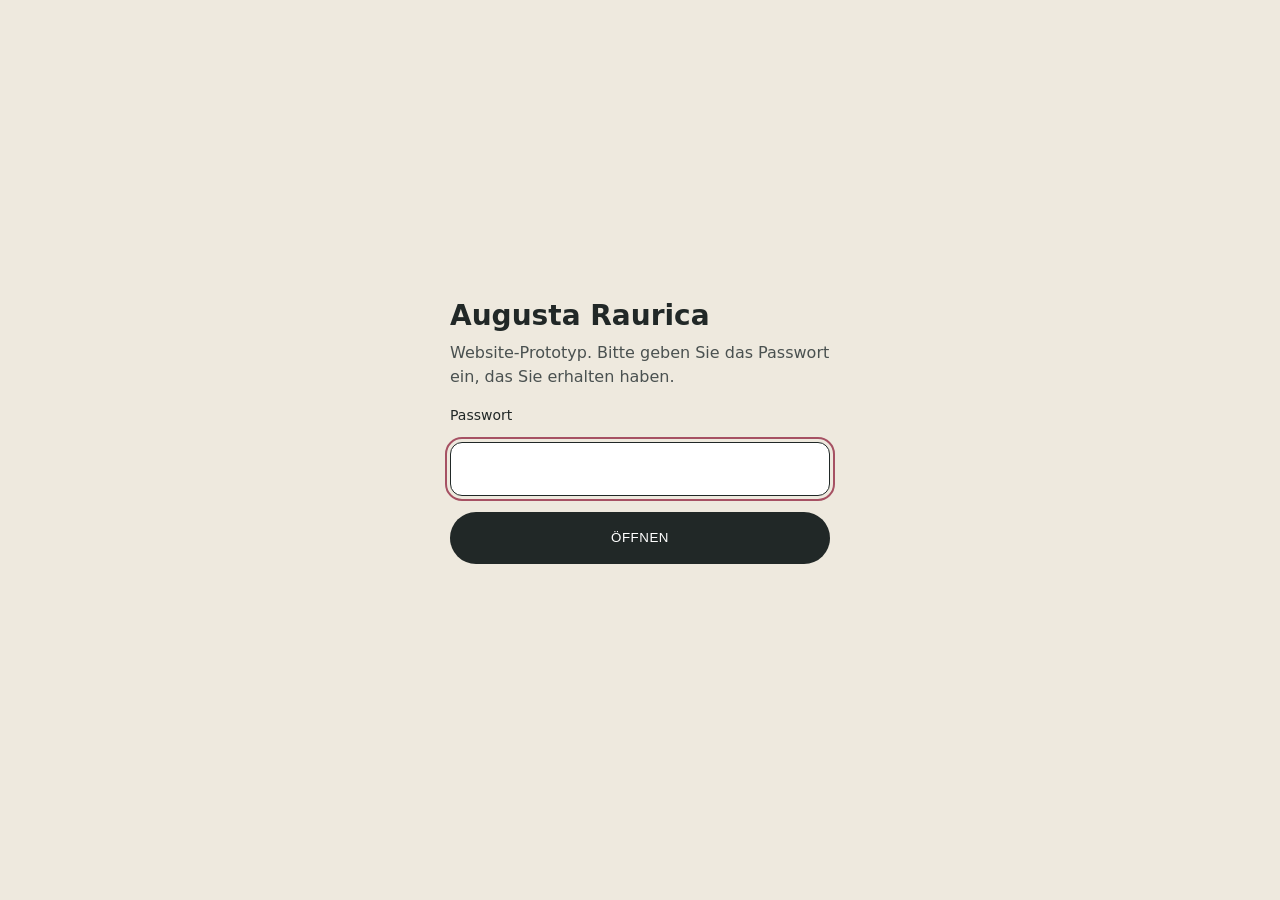
<file: schulen.html>
<!doctype html>
<html lang="de">
<head>
<meta charset="utf-8">
<meta name="viewport" content="width=device-width, initial-scale=1">
<meta name="robots" content="noindex, nofollow">
<title>Bildung & Schulen – Augusta Raurica</title>
<style>
  :root { color-scheme: light; }
  body { margin: 0; min-height: 100svh; display: grid; place-items: center; background: #EEE9DE; color: #212827; font: 16px/1.5 "Cera Pro", Outfit, system-ui, sans-serif; }
  form { width: min(100% - 40px, 380px); display: grid; gap: 16px; }
  h1 { margin: 0 0 8px; font-size: 28px; line-height: 1.2; }
  p { margin: 0; color: #4A5150; }
  label { font-size: 14px; font-weight: 500; }
  input { height: 52px; padding: 0 16px; border: 1.5px solid #212827; border-radius: 12px; font: inherit; background: #fff; color: inherit; }
  input:focus-visible, button:focus-visible { outline: 2px solid #A65163; outline-offset: 3px; }
  button { height: 52px; border: 0; border-radius: 999px; background: #212827; color: #fff; font: 700 16px/1 inherit; letter-spacing: .04em; text-transform: uppercase; cursor: pointer; }
  button:hover { background: #000; }
  .err { min-height: 1.5em; color: #A65163; font-size: 14px; }
</style>
</head>
<body>
<form id="f" autocomplete="off">
  <div><h1>Augusta Raurica</h1><p>Website-Prototyp. Bitte geben Sie das Passwort ein, das Sie erhalten haben.</p></div>
  <label for="pw">Passwort</label>
  <input id="pw" type="password" required autofocus aria-describedby="err">
  <button type="submit">Öffnen</button>
  <p class="err" id="err" role="alert"></p>
</form>
<script>
(() => {
  const SALT = '0YTFCXiW6xfYW2MrjCDsTg==', ITER = 250000, IV = 'PgjbvR/5nWMMP23e', DATA = 'BSFkOGkPGEqwfQ5kUo0zogG6t+wVfN0Gav+KHqIxJ2/knmkXlZ/wHNsrxneHvQt4CUIwWw1Vb/rrAK8xcNZ9T5vdQZDiDVL307iHIgLNfp/ygf2+7iUFNqO9JENS+JGGmOfsYXE717IttbXlTXUa9cW2AswzaOkoMEJyvMWPRQvcxqnD0uOVrUE0tI9TOrFAN3mo7SCIdAw2UA2yACzEMDcNKwFsmUNGOcddDygHpI8F7NKg74sRHAEoYgDfREOp6yC1dtqEeOi9G9NZ8b7QhhVVwmqWO9S9JvhegTz/Iri9fokjPFL4gT/pd7vZIT659w3seSj2aBLZIETfpThM3wjkBAbiBWRVcS8eog8qzckYFxNmqmZX7yq1HdG+xeDCqo+gpmuX63LqiEk6wNp1OHeJAFFJwGtIqF4tnYca7nwBOYLVfihpvefWKkYvIlgqVB/DGNF3i9wAX9tt1M3VTC8OYoH6vUpxL7egF0D0sG7aKcDGewCWHpXjXCTwWSEE2/6OwBY6t2FKVXlmWAdOIyJCSycRA3mEp9J+ZXVs1e4W+xAPIb0f45haCZ3jqLrwb7aeJBzLjEPevof56wy7eqABbuvS6hYryGo0kyuAh+RxPRMGluRMHFGHkYOaOddgDRhTEvjIgM6V2mXTCC9ezuh9VfwKtujptH4N+yuQ5/BqP8RUU3+gkJQJHzuaJz4Q0Fk15nJMZdGPK5tHPq3J9cr1ZeIyWS+6DcMQ46mzP2gy1r6DxB7+MRGBm2Hq3fYl4O2IqekmIsF8Rr+MLfs8jGxE+L8mPApW/sY9flszS/9bQj5giOLaeAbjQBzO4FVApIFgjpCJs19dMeSL2fEkubqaoZ7zFKdqA+gMT/QQD9VmbhffDfiyP4ejRRKQSNq/pQSow92njWvbK6yuOEgkVYUXIiVgFza8AM8xwW75D7eiYv/S/M4hcvLVJM59DaBP7i1bCSkYtCpLjaKznmBE2zmFtQFqU6NsxeiMLtqNvrph21Xt1lEH0BSnfzSo1m2nP8VFag2S6N11Sio0QhC/qYhLIG+W5ai4ki4t60lv7ZS3koTsoIwddi4DcPWRiPp3bWIsFoa4aNC4/IM9M2pi/aPxUGN2iHRXebtYJ96j1t+bY5ix6wcx/FgsSBrL+vHzBPWjfQxMZepLUiL/HXTe812LICzKFLe8VMMG7FZvQfdXGEQzkI83MFe78ch1MzjYmXLduHyD/S89T/yy2tq8nBrqPdO+0SCgkLOm6vShnpcs1kF1Z6ZMhyDSJSgLqixHkOTsMd+L0jj9sWyhWkg8PGjAMhhtUqJoCZNOvXykxZ29NIkz9GM8lsVJ/TfQ0QOTGwvhzUULab7K1buC0mHn/8rY1tGrHLbYcxa6OweideU8buWLiRO58qeVWczli/zloXkpjscx1ROSCo9UjHxnXpBgl0AvetSfN2sxu8xQfh0CtjtxXm6xXjN1gXW866i/NeSLFi614W5qBal4Ldv1NsboYgZM0LnQ8PYOYG0IcWWJzGW1hOK/1qDHSnvvPLoyUJ8FMIUJ3v9HQnvxTYY+OXI0c0Uhjv9dCdolayjjN+cOOuza1iv87Pf9/977y4xajbvSWMdXEx0kVzuxAmaSKq9cETCTwuhtnCqie3ytDmdYUVTgGHK3DpJsqSYCW8lfL5TIcY7rJxTBwliHvrpkbWM5Xu1aecWNpzEcG938PdJijktWFuoF//1/NBK7IoHIajBrO3NTXVUO2GbA8grlgD0EJ9Wy9vKY8p6pdvNJU/E2NL6oXfdkjRoNPDW57NY+SmroOUqdjmydSaujTOz0lRTB2zkPAZL34qXOduvtsIb8mrZ+n0UwtFIWnfgJR4/gjpP+J81SIux7zqdhuwMM7dFnmTZgrW5vg7k3sM70ugKYOhJFLrBAlBuvcbsaVpIP5LICD8J8laA3NZ4rthApvR11CIKfnk7FXfYt25tAgS2HTS4mVks+zMFh9+rfRv62wdUReQRcF+2DglqbNon2aQIpaICKbH+RaPN/o3ogOlOgaVa97YXmT3bclz8+Dp6xno1KoHNDefqIbkdPR7imvHUhq4gXUYQfh5hvtpR2kR2N/kkMUwix65KWrqCCCa9A8otDDlh+j8ph1K+WLXIUDZAKVCFAiAYvovma4M1mLRO8daIF8HNVL//Y/32kPrwbjqcHZ1kFVnCbWno2KnhfVef7RdUW6zXtDuR9iU2x3PQtskZSw38R4EoRyUIF6cKT+1GxJk60XIWllIAL+A6vo1mUqVcaCNq5TijO9PNzykLVeT0pN3ukPMpvBIslVIh3mG0gbdmjPV74/zrK9TAQZ4GUVlRAf3A4qGPzGyjPWwge9CLbasCP1dBuLmciagl4Ggqnj5kq3HIUJrEdWmZhFvbvnBk1S95YhmUDDCVaWFsjdCtVEp8Bd8hlGvGkIrrzWAsiQsukuuFdD+3yIQ8lukPv7/p8DYlb4MM8CyqSzvS9sHUDzxEpTQlSsfnQoedbeULS8onAwE7BRCMeR73B+LBEtzLjL27QbeGt1g9sHopBlXU4sm8j3loSpZ0u2531zOQaBDEwpgVd3u/TfYvfGevPpv47mL58mKJOz6WGPZCPbm4g61nO4zz4f9Ehp5eW8NEKwJn0Z0/n1nc1kFp5J1ZsXZb/YNAGl+Vbw3e9q4Of5pY9EntNOPJluSzepwblMzhFb9UOPzWzS3ylR8tdNuRDHAgWpgF5b2pPh3im+QI8Kz2F9S4bsfJ7ZGjw81XCDIMTg2Y+5WxzeJO+qNH55tYwr2Ue72z4xtp36wyEj/03MdnZ0sSB6d+ygpWS4+ypcHBqQQu3ywcbEmJpscNcfTN9zB4O3xdekMnkn1QSK5eLHGrNU4vjm1rUZD/xbRhiaVUfpcp6zPlUnkEgnGjuAC/1k8ucd8L11eoWrsxlP2KR64Np4v9+JCM8sw7jhQbJUO8QeOkS/v7ggQGuxZ5KK8tdPXZjAkecxRcdcEwh1UFjKUAGLL4hnbkv0H4lwPIJc1mt9d4LGcm6UL260qO0/JrzwuduPvwGxrcvlJYPhwjOU3xD6wzHqtXMhPDdRo/m2mo1VMOI8pce2x4xYSC6OV4Czq7eJOE1QLcl+vpLnopg0iOmNKmiTk5LKFM44g5yeNXe8Eov5H+2dsORD2sk3J6XV3jWUJg0uDw+eRMlYdBgjenoUv/XLX1im4lbo8KB1jyOHtKuz34SsaAGp32nbYcbzGxxSj8QlJlQ/qUgZeEkND1UWCL/8IpuvVpN+5NSw9DUuk0hZYjwhkmo8U6svbhu0z87SrXURyfOVhgJji0nHJmEQbrsvP2Vowrg9WgVOmaHb71PjVgSAF64jbU75+22hDXMO3lKERyAf7AI9jsi7fgEptnPzzN/QH2vbQR5mUTdJi2MjGew+khc8g/Tshrd+vzotpSQm9cONc/Z19t5FUcHE1W9SQZQX+o2h1nbPaUuBjOVCjDeTQjySGIsTPoqGRiRvLAZOLW+kX9/JN7HEnwxnL4wD6sbIQRNayioqT96D477oyBkAnfhkf6Txh5x8z2ezr5i8dwBBMagqfFRH3bVs1mQjctx3EDyacNxnJbx4bKOJAD6T4VC652AQpaAjVU73B+8tYwEx2IBZa2dSqFBI1hwSPt/HWnIRmZFl+CaU9WJWS5qLwFA3Z/+GI/AuPRoFn6Vieb7INfiBqeNgHAeXKnK5Mfra6sNye5HSrUOcIozI60caPg5f+VsHGbb0fS6oGaJw1yewhxP9Hhs5IxHz1NydAZ+vgatVpabp71gv0Kgah9NTkA+5pMg62v/JDYolheCnegOvWeV238OCoeIvR9bYxg/pLoFOgHyeARG9QDtR0HPU1euxswJmgEE5o6tqgkBB9vg3dIRSKc8ZhSUopaTy0HXAR4In0n5cEJOIAOEOifLA9TM0gWlvusAR9BFcn/30RaDjH5nlRwZVJGjiqnaHVvLyny3aYkEXO/O4TR+lX0uuxDzjEEWRkkAcDTVAFBfnSuAF8YWPDvNBNSlhuo2vBgzXwLW5amzXx8Zt5I96A1RmwYRoraDweoZgjYONJt+eWlM5zY1Dm2AOh/JsbLjZSM9lAHj6ZuypMEu4CnWe6qXhLCPxXC0zetVeahbkXqyCwrFVMGcD2i5WtZ5lAv3iUWREEw2K93Nj1C5SxizHk/9DhBdF02oe6fUr8dwYfUoPNI6H0/DFKHFROFbsqXcZn94PsyhvFOrMysfUB/LVkqHrIRF7AXWonYArGSToqBF1qjege7AWTaWFJ6k1i3od7Rfdfq1tM/3NTBSmExVuP1KXhkwZPOWwDouU50WPnpy00lXGZMwDhuN2TLq4atyslX8GgzgRVoJacDjadTC5jW0enPFeGmFrZMg+Es4Yn8pyBxFBmDJxjXoicjHTeL/Is2OmK94f2I5liH8gVw48BMSLwDNeEpGKS0DsyPpf3xNrAXxs/1ebw5FmKxAs73iCUYv4ulAGfiZ4YWWmwWw8vV0GOds5GaWpdF/ZPQXjiIlsvqvg+8MVhtxPd5NEpTred3KzfZw1C8cTaNOfu2EQEvopBHY5SlU5yIgQJzUPu8M5DVV9hq/G4rBN+cQ2uYUmgTuXxb8AkSvzGVcuiJJpYNmMVZtbUnaN/ItiFNhL+qVElV6mldp8WilsSJn61M+118jA8sy9TpNDuL2f2EQNQw5fzl2hseW6GWo2e8kSP9+xxCHqBL9rMyextQavuC96xa1ktpPyato50S9GdAylL5sApz++Fm6WRWp2drwR3884qHAOEHU+DhgPsbhSsX8HXjYGBp44lqwfG11m8ZJrxveJs7cua12HHW/8JGT8w5HhZcJxZNf3FFOSEeY4WFyV7tH4o3E8sBGeHJo1/Bbq/K0wn4t/hPMj6ZAqFV5QgYO/wtH6n/H2GjPPPguUSqAstYPmJdurY5f0Gm9fE6oRFDctq8vFj5LF/JKKP9fww2R0gymoQRGqg/abWESngQp59t2b2EML4whq6tLmgKGh+w51o+4WbMKMsNrBv9wWb895EJ9FIfYmCmlurS5kel2KrAFDPOFoHxwNSNBoacze/jCplz3xrWoM8MNpXGg2wXFjP/uJS1Aj2S0XR/DaKYJLQ6D14M7IyIdvOJPx2sXtWuT576Y6EElZZShV7Wa9HO0NWqmhSWE/OJW2xM0bRs/k1jkvHr+maRA05drE8mAlX+41pP4+C4m4usWqQCEddYbKPMFMvsXFG9brT6FSFLz8SwDOepde1l4339RS8VwkbycbusvGK8thp762Ckel3QSZgDNIjEuA3KWlHOskxN9qaDhvC6z55a+jGj2qCclEEU75f/Fzxt9J96K6+4upnOvA5Tm59ImPi/tSZk5t6rBCepbUC1X8DSVryADqkYjdEcQARXzTkJnKxsuBestC19WfIPJOZKYCIqZIlY7qsqKJaAUvV698H8dIYfq+M941NTlHtk7jW3WY8QawbP9piQLXLkD/bVkyltb+7PRTmJfXCG1ivEBOrqjF3lq8uID7+3wcN/WhkSf9QbsgRRShnSIIGuEM0uJxPOmKxWrVAFo+DzEf1JH5QEBUnNb0j8KZ4YggGlfnC1rgwmz0AyK+7gI5l8xgye2uWiJ9auuLeIP+sKLzUPz9D/CKltgZP9f8PVHO9upQuzH9dKSVe3yDifbZ16FsDfokH7s98Yw8jHCHv0V81PDt37iR7ljKVETszF7bZQVU3D6TFXLK9tWAI4wY3bt/oeu8eAFESo9iLuE3lum4sKr8vx4w55U8Ty+3Qdh5YRDzh5ZJ8SJHmjY/k4PJb2xyew6hViz1oc7TPPv67FgPFDm4vfQMf0P2cRFyrSh7D+nQ9XEbhVu0on8G7nBO5sQ7UkLanni/TPmq+flovmaHDyyjIQAe6BVyxUnXwsg3t20Wqkr9CLgxuizqIzMf+JbtotfNlzazuG8Nmb6wTJrPZ/cVbPlmPqXuRO0icnCl6n9h3KVDVotogzIAZ/tDEvy/t2yBrend9TCgP1LT40iuBJWghxgZYQjX99bpK13eQkGLmmcOnuiAvaYcLsMSY9gWbjT3UHXvi9ra7zR4U/cRNojhzQolGJnYgfxBKETRhMTAVtF+9Zgl/Dbdy/fjTHxZXI5U/MFF/Y/wlBqirzfIM1yHp+bu80/YqQWb1BRDhOaYCxHNItoNvsE/IGZZXVVIX4qWh8K1AQTRdbApsR8M008mv1QQjH81abuMEwqYxH4R8tee8/tA4hmvkw7dN89DjzcKnJkSn5SXVmLZDygyt2noZbXtSvzet78dLgMLtyyz8fMgfZn+Aks6UNX/[base64]/PocHJ/v915RuvIrcariqttqKiDoaa/2hbbwVC9Vxb2+E4Yhh0uhQeTCkern0+EUhhBMyyNaF/X60pLM1k9MUYf5IlHEy9+Kto36fKcTNr8M5MBxda1dPp/dF6V2Lj5oz/[base64]/GoaUaLwgmDE4KTuvn9b5Iqb9YQP9xWLePMvQbi75jIA3V2SjeP6B/DMChZStgM9oK3SIzqwCeoq49gvz+DRZiJow6NLI0jJKqFP0uyMxS/RVvtNwgnQY47EewmJhMbzx0Isy0z5Seillb2v+RP9nV4UF/qmy6XLRIIc5R7aUCXxSkpR5rb6KynlcYAv3ZhzZCAOZUu8W9OXBUSogRxoDH6vnjEijLJ3Y9DUR7lN20Uk50fvGfEU2DNSx2VTqnov4Eny61eSmD5EcSavsbiI5H9javrxw0NLB6CGZwXhxpq+R4pajAhjELPSTjNvGuJUifH8O94o1N83kUY7Zu0hMDAQcTey9/[base64]/c0DO7eYYgSiG+5x5hSqewvZ86FYcvCZ/JVbOUhrd89k6nC0J3kad4IoZbXNIdUn9/epm4cBii0sFOfk1I9vfXtjpXbLhHS5Nu1/VdMG3bq4ajuTAkAWVYm+3EgW7fOoI+nQqNxub5jMwk8GVitPlafnNtZHRhX1/fQ4HiUzkR0KMb5LyIFpcJGNPGba/UtZ7DVGxx7SrFEzkvVUQhqiVd3KaEbKv8W2yZZg2PPBYCoBtv7meREGXGnSFt17ExP8kqbJSCuQzhK1hfwr2egGs7mCYbyVI0a1sJMOKmYVxAKo4OR6GBLlZcSrXlUBc01A6HWjbBebUUi4H68Nc9O3ke5k/jeaS6YWQJSCJsh73ZzklvX9wQTuFyAbOLnbkxVhytXMMrkwWHIxGhLoJwCOtoCFDKeo5tdZUSmAWnbxjYKwjZfwHkHZe0Y5pNnWJn2C7mrZD42g/gx3LoSFP5jFJeZT65ODEPHUWYIYA1gahDixPGG+ofIRdgVB4SUzYMKSxOS5+zHwHgB+MbMiH2PuxXspTjsuOcb7DcDzVUHkovDofXdP5cKkEfpAyt27DNGyAT6pSOz2/[base64]/SVNrFeN/qyG6DWsP7x7d5enOXk55hb5aZ6O6R/xRPbYj8ml4eNKNJukRb3rCYj8yvz6zQQkNto9dHaBnr0uUZnhyMk73hCHYwPuPmS1+1mC9sauXBg6wIL9Xx2IelpTt4vXBYfHCNQYAbVZOuHay6DnOicRatt2Al6b9zCMin/YhU7U7dGVJOxX+6wgk0DoqJdtOmAlrYB/O1ksVLnBOSjnuo13pJEDM1lDGSGXMamHcwKvariFq6UzY+aoGRxBMmQgHcv4hLy1Pch7ATUxkc4xih7UXbtPHs00oGpVHpaud7ebvuIs2I1/tJZWAW2i6H4ndX9nxqGFsdZeLXdkSaYhV16ekcL846TxO2yMMlcJ7+UkxS9Q1s8ZiAqwujcOQ+sA/fH3cqEv93qpu0yc/PLv7q8uFBEca2058uQJuy7f5Dvl92wPgM4g6U0ii5bmNlXPvvUcoK+n2VRnvvSA/OaZjmg2bTbM3UUd/9wmUf46GlWsUGTYPGwIyoaV7MLey9kLFzpEvZtE+Lr3NyJbvwM3zvHOzzuGtTFpQgsrL3SBzh4zFtYUHjnqp3k8LExIwAWbquN+dlm9PNWWx3BsOtKzDCU8LODza1vCGkEFFBZFBHAFVWIgkDXEE6Y3wrYkTcwhGRUiSupWKfH3oHziNZ2MnrWz5uvffXoM/OGNLarCavp2co144VhpwgKvpVSg1g/6ibkd/OGkHTeGkN0fa9eksjPOPcrnWFTWePjlL/L/xXKwDm8m3v+ncIC6SSiiUr7+nMc3BEf4+L/W7//q3B4IR04c0skNdveGAlLI8zdsQY8kM8HdTpGdW9w2ns8htFeaYclytMvHloqEk3pTAe/KRKqcIU5NNyv2jQ5+RW4TIsBZMhGJ2u4DsvRJz8SCu0LIJP9LrYlmc889RRyKEBaB26a/Pv9ziMgamycth14d6hxrmt2bD9+GMzzlfnp4fb/5DZDQk78vNlGVSb3IZ8WLrCfqtxSiGgRXWECPWjwoLbXwWi3rPFY0r9O4tal9qQZ8UZ/yo5Y1Nz2Z+8QxZwz2t8aiNGJUjCqCKmjwwBCxxfMF1T9LRoUIKFslyMxFT1cmU9t+FCgHnspEc0o6BYorHDURTbsI3dZVxr2AkRvRJ3t9AVWCLZrfYB9RvKXTva6JpDocQFxPrOapJ/cizvl70gzRs/n5qC6XmXEkGw0MvaO4+7LjWKvETLWXtMWzs3H2FY0y2gKI3I6DQMS1ajNRyjsa5AmDlMBbc6uT8YvnOrVaUyyHtcir8ezi/GzlQar1hpZ9U49eusF9gmGRGO1fq+qsK4do3ERRkOS27MhyaEGVy/SJHatHkx9y614UsWK9hmMLRaH/NmtNLawbsmCE1dxzidQ3FAJojgsVqzhDEq4zR6eGQQ/[base64]/BAeOCTr8KMhKhKdG6rk/t2nQrLQp6RAGt/D83keVWHyle/pP0cFy8KgLqolcfFWVKuMw/F1QwLWbCBqKMncZxYIgm9dU3x8DY0/IyU7hLPlUNCS1oM6i/WtasdFU8LBGiMxd2emJcC29oPwkqzxocZhl5X4yw5N5JiMwD/wv7lzPH6MbORXNzY6z1q/gJLISUgjD4Sm8/2Ja7AMergRoJYOnV03ipFKfEE1NO9jfOlUFu0bKwX/I/TCHnEfTSTma4S+i5HWZVts239dz4R7IKXLJ7xYQ7lPtt3vwcbjnitRGi529ZX2AoAOL3s28/XA7GCU8go44dR2a4oaMDXAknVjK+dQvSd9+wIDyylsoQR0hxDTIlC3kGv1KCGSw2OuLMHpaofpaH+BFQAgfv63yXtzVwreolIzBiM5VnG84CEo4Pe2ATp4YcGVIyPiu1a/l71b7EO4tWkDJI1to/JExl9It10MrWwh6l2GbWX7z8yjIlG0lwCZldamnVVqSHaVfv4Wm8zGgcie8emJJx24tJ6LAJiI7DSZhtNkOzuayzBMXoM2xXn9RbH/Bp/Y9risijsTji6kIG1NyKxLBbPI4XXhzk6f8sek7/YiTorlPp2dFRM3TZyO4TSat2N+nMQXziOkKpSuyWB/nBoZqp3OtzumF7BcHV29iUzl+ZgaoTuqipVzPlkeVA1p/SoMF8uIIExp+zy3+qvIj0icUXAsXXkW6LCZU164zrb0QSzhhBeKYvKKjDVMp1NGm+MAQMDv0nIRRbJusEKWB9BjkVsNa1OpL2w9TSewk6cx3rkz7YODVho3LdFUqeNPQ/7x7gRERiUtnYlaJLfhwGqciyojGQwyKZE4alJKQ6q7PgglAVxmpiYdsCM8rUgSKnDrLNHWywaxWagSXeoXxLnUqnnCq4Qr6V/AcHDxRNCIb8ygVL/yNEEHFQ8FL0oOKRiBDm2ds9FFJhQIrVV4aAlI7AuQsXFhyvWkjFStJ+TSNybcz/x9LletYnVuFvcLTkV9cbmqCEn8N1hAAaX9hu9wnpF5xlWG8g6Zu2HUdzEyc3C5KaZ2pfdbN1SDm2TpZmUEmThydAgmAz697ln3t29aUw3xlTV3EMS75mg1CGclxIIaYZNWvgkGe86d6wKD7j+l24dmAYUEViTpbw/l2/r2Uf8/waYsFXZEpzxV8IZGbHQ8863nPdLmcoxcl4mnhg7DSZYVMg7nXLIi6XwtIVCZ5P+4nj2alzuQ+nY5QkwiTT2CIq6rXXQPxg5aFLLAlDy/GTxjAY13ZleBZsAwa5c17Mjtm/rS4TS+QO3ab4cIwKz4hZsk2UBGe5uK+LYcGd/A7vbT/x1Rmszn6HiF5M9kWmg/vrmVv/EYl/Z/YwGE9H5sX1v4XPA2No6DDbDhoo5bfTnGlT28yulk98JCk9obkBxrKQ+dz9P5GwvdShEMt0c6iXNlA8m+XspOXggV46wdKZ20eFxD6vULEOFWyKbanqMHHdwZW+e3m9YIlx4/vn2gHnLKJz2EZcDGmq6plfGcqnQDOR4PKmPMeQhdZMLkyR49cgVBOZeiDFuM2SlQdBHro/purJX5zoE5eL/WxHokL+wOIrtPBr7P3p27nO4+L1C412XcXZx64SUCtxMq2LIDmZ9vqtQVwAAeLvX/BigHlYHiPoGH2qW0tl5YOugdGntydwQEAlTtqiwR+fFN6LRPQyKsItOIEb7lMwWAW8PlWX48TnO6KPpxi6Vu+G9rJsHdisBk64SQg3Wlf8P2Tpu6ptqTCKAdYPw/ehRJeqaUEQf1BbC0qTEGSQYWFH/zQKRxBePpTwZgwUlcFNfvlHcSz4AFPkXItD0/auOR+JJJxCAT8xdsFev05/AOLzqhgfwJmwUWIxKGRaYlIninW7lrVGA6VXgf9GuVcXopvitMr3ggeOBQ2d+oaBlXFMo2UIzu5EBhkT0D4gvUHYQ10/5QIKlyeMTekbi3T/A5k6XKd3ea6sC7iK92Z5/FRPZExDbenlpT1Gb8KeKfmM3D54FfDVxaNrFcNz0WmvZJLLL8f59j7wzGKA/pc0Vu6uofXbmAX/dpodmvie53Tgnfkrd4UtiK7UyhpMNJIxexJBVa6xgPkd6UbYi8qQKip0Wwagy+nUtVq/h/kEyVAAzYuKrUvroEMbjMhwyHCRJg1TbBhxb/JE36ksQwO/MOjCi4QsggCNSR1NhaoPwJrXVC7quhVCWGtifl35iRBtr/7xO47IlYw5kSn08wM06ViVeKs0yQLcmVbhcd2HXg8YcXJiZ5PCOfSQ5nBwTZbmf0S6SoiYGyjbOZdawfUoqXbPlmpcfRsx/q8E1f3Yp75jZBTzNtNG3PbwZvnYLvssBJ7BHFn3ey7EbI4tpHrTq+AFYQOnN3knEk+aeWm1eXilptEjuhBcSu/7zi58BpZ/iFiZOrhfnfmoHRxfAgTUt/9U4IYl/Npj+Onl3anijndMZGGhXR3qIenhwWFUtVOao+eAU0OSEgLQ6bL1brMZT5weIIY2ixb3pmGfBiDZhNGGcr8Sy7dLrpRipINoFCLwjv9CWb+stySKt4eyflOTWcWR8U5WPC6s62dGq/OgKP4MPZOYsAEQse3Apvvvyf/fIFuCgy9j6oCU9ojTn2Vx1P0IfsnlXk+MmmcbBQ9gREOyTxLEadnjHGHte0T+YQ0zFiud3v+Irv5ocL6jtoO+aDCQmZBdSffsc1xNlmMxOIstSkFUIso7IVjxARi/5ZANzdLmt5zPjCS2lSiaj7+Aru0pthdojwr386bQtjJVpATrVxnXO3sQPHROCLOXO967rCNifJb48AzvB8e7bv0DI7pJ2Ya/53a8ynvkuUKbUFctvlHNEGUhK/[base64]/IofSY2Y2KYUM6oyLM71ubA7AZvRdVLii7ZpvANmNuXEb4V/wu1fR+Pm6rfdaWZgQet6VDud1WMulsOtW+VHXOTQWyy7FuCDFcywkMrnU7SYj+jt87bK28F0vzl7hqPneaf4RnYowVRdh390FosEHI8nywetRpQ9YBFoVKMQR2Ks89RPSArxO4KshZCJ2NKPEpAPLdvexOn/fX7U7KzASOdPv/gn5upZy7t71+s+W6m/3qUFIGZGZKUBqBdwqSJMGsgvlXHnjJU8B1HSFqvDmIyqpOQ9if2FXCy4S3lMbG6J0G1ezQhlDt89mAuASTtUbcGTsif8pPnfKia43CTBngrjt/PunN/NRrywCF4HFLvFspcC2juNBxcP3znl4YogYsDmW7Zluf8Qo/txaSJAl7ProD/+9y54bCVDIL1NXZEBcvcxjktOMCuhI7Ob1JNyK2+WOEC+1dlrQLzsl4xuml5J4IMnxWy+eq9rZfZM2MwPfYDWVLNeaGQXm/G86uDtigFgWIVSe44/[base64]/fohh9qLQgDN5vno9xL5PnEZsvcm+fPgFSNNCZhbZehd66TQspYhuTng7L9v+evtb68faNJzi+uTgNAHpPYgDcL7+Tw0IYot8l4t+mbqTOX0vrnbUgOUaIefWOtXnjtde97ffvh8wmJhqtfoO02yIZnTTjXr7LKTU5oTojazt4b1hnGAVapLQZgzrct3/xMYGdhPHaAJWdleuK0LtNoUmO+5gixZEvD8hXpJkSfHx1iGtYRmUVOKmklSbnpuXZGeMqnNULTrPkK3jSIplxOWsmIWBuszOFfVuYIVRxZQIuZvPtYNhl1zOAAFhmhj5ZQWBg0RiJcfkbKwXjnsuZM2WV+1gpLTgGY9xSzmAUCQiUi3HXmXU174/sag+C4JlAvQGqmuSc+Xgq8Owzrnce4rpBLTPlN9a5bN9iv+jXG2ucHkaSpa6aBXPCdt2k2WeG3eCkM30kfLx7E7QLVgc+Gp3FrMqiFOCIG9LR3443K2W5v2GT3kVW1BKzS+eghb7r6SEUquULRHs89Aor3jl8VMSnXlV2zR/dkwxhD/f2oSaJWA0vAM/yoI25LQEenLQ7F16G+mZCEhTlXTDZ1vi64aFKwJkEG+Jl8eJvxzY7m2RsPqt5d+K/+NGm54a0suV0jRY7x8/WfG4Xidj67KTAygEuAkLTUJNrsUXfxvzRnmHuwMRp2aXHKWqV0+r7BYO7D9RofIS769/Vh6/qpHA354/tkLnUYhU1XbGbnfBluxyzU3FEGBenNGfsHRYwWwCtQjCGHaAA3M3FeWc1nfpgPHBx9w3MFcaFjqwQSugKsBUGdv1/xr+Den62cnGQZTvldB3OU1bOiwkcQ1tnwaI4RQgvyA9PEj3Nw+YU78ZTfAp02TfErG/+waYxHB/AAr1847bE8J0ILT0TqJu1QG+piaLfQw34qBmeaEzKBfjHuOex0sfbXuwPqGYO+vgNSjd8XPJO9r6YalABDRVuAsYxeukv1Q95tJbf4/94O9ShNQ+A4aQBpWiAF5M/7T3PioIPrzXfvOiH0mqxosTi+l+pzWyU13SEsqw3L5crhH8/qCsXSBO2zY74/LqoscuqUBglaIIIwxYTIQ8PRwsZ7FtPFRz1pNocoPB8632IhUNjTVK/nj4gtJdycSHkQ+3wV0BI6ileg0TjSJs0eK2vQTrwSXuCcreTJ0pSOIoGaMW2uR+jlB3WQww5iUkr9gtA26/KClPqK0V5xF/[base64]/jWEWzGuVdGXLwNIzP/A+NjswNs2CqY6wB40qL0uBez9R/r8CbDcsQl3henEQB3aoMh7ThJHk8g+kRbnq6UZyMWNkWyJKbS0iBLdps/sieje7l3Qioe9+B14t4ZZQ+lOsj1d7S/JEl1jCQQLLapNapEB4gjmxgaeJPovv3vYhO/hbN8ZTeVps+6dPZXaaOo3AWmHQZUfVbG955pWfpSQDgY6bJFAnMtURrIABOnmuTTZY7I9ALr8zVdYOT6/GtyjBq4IYI6nkwTjYc3/[base64]/PsVHPAF0rV1pQ3tmD4i8LZX14PPVIS+qjEY5xm6WRTQLqBjmvPve3MRDEBXkFTvZvdcEyrs+z+7Malh8gJvuvVgKIFK+DbtqQTe262P5kVTJA+TKEL3/p8r/njME1U8wmNuhoNysN6eVCSSubkv9rR7e8ta9EpTS4ftsmA+BNvbCp+8amknZ/dXo2s2q5DetMnEDVwRig5RJfbVdhMRyhIriVNrufJ+wZjxKEdhDHt1YNg4zrrxRvfhHNCxNZLDXMpZiy0G2nf6mt7Nzw9MZkjUkZMAIBk/x4VSMdeOufYJGxcZaB+c3FB17HsVATUPitkPRE8QLbmq+nSo2uthWgQ9mwkfBKc9X0qXRV0ZM466Q9NeXTrAqKCbQrQa/H2TfOQOs0r2/H+MGPIbE7OMfuMehf4IIWRgewWFoWwXcBIax03SyNwt1I453yE8QC1/med53Cl0SCZUgeqFRRhNl+9hXhqdX7kKbPGt1NhDcqqqkBgnu07zZXkVvFXh4tDwq4eVGE6vy9ENSyg6DkjBfU0jr0eyRhRNUaCJjHkTN/XG7ttTJnUsZgiabDulCWYHv1PRrcni63QKu/3/8mMkHKiPfqaz2dHPlScunSnv/YQeTgb0/tIz1+fTB58uFMUBVYGnzjRyGQCpwYPQNHsxSh8y4ODN+bGNkewfNMeuhKls86D14cON8OlSc1myqRi6HYRhAEAXCaGvlQxy/X005+qXCEXYoVIJnYzDXP5YzqICuOtiRTPuYn8XMSSmGvzFLTEQmm1TkGQDRMhAMl6J/XvWdrVl2LPlmZ+cYqukCb8sVffGDMj8+RMBh4xAov//f4P/iMS0feajJ2425nUba+C+mUNP3zJNh0PyfkhsUES+HXQzsVl/vOa1JZJXJHBAOB0pX8+a8lbR+2KElv3MmRwchtTLqymCVvkVfljZvgJHakNRjnT7wEn12u/7ZCJgGWU/CEP+Lf/PqEX3meZalW3pfJtoV2MlEMBFg9W/YxAfnr2SJJ56lacl0QDdIYSQh4l1t3EcAHYt491+6U97ytLAfka0xrXLWdErNphdB+Z4Ri+f+eTp1khr3znKJ0TUcVSimIh0Z8d9jHVaF9l7qooUiqpM6bUV0qgT5cpahbX4xk/4oOMcSI4Y3FdM6Lmrw7lKw1ER6te9pvA6MT1vpFSH64N/whMuaJMwU0dZvlsKDDdOf374VCTvMxb+FwEYpwdVdpuyRXDGsPKyXNh22JCYQEsTpWCf2evx26N1cAdfdosRR84O75AH+RRCdXRLF6gcY/BrnLLf6/zXPnq8sKQVJApAF32oSWJbIq6j+KUqYUii/rbWnPSE0GizUVPKLYovQ3DaWvtLVzC30T4tnmjL0Fy4YoDsOzdeKfZnqOC6l3ic82F+odxV4T1qcPlaxgmauG7q9MaNGelvR+wndvlSdN9+WWloKy/wnfztipCzJz7/PHsUwcpNy+Cc+V6XbAiT3aZGWCeNYKW8XDRJcahk4gK1qamnENO5OQg6h68XTcs231g2dvTJ21hFZu8gEPw2Can7xYf/3GB1uVwJGKcW126GzUeuwq39/VjDKuYvVMsW7ezpuX5GIjHXGsllO4RwayTLX0DqI9hwhKG/Hxw9GAEY6Twd4tLofMBpc0yn6pDY/id3NBGgKWv23SW3hUf1TJGDdZNXDNHuz28rwuuRpSTdlo8jPGpKEo9vkIqgKh8LKf1nKsTj+oGUA8Se4FNTm/xeyoAtyo+7mi+f6L3rvkygfDe1iIaxgEWxVZenUceqiqyKeGCJtB7dBGdxtIrTExOkToYjcVn94h8TN3pVhUN3JzD7Q5L5y6CjAbo72nW3LlyiRdc+BRDnUuSVBY9le58qpySBS/UwMuYx7ZdhQKxFqHS7zE5Vpmkz0GVungjD/7pjGZ5m37XuidN0mjwtjT1G0/RlgdpG57FE/Yt7TxCW6nzl2VFcuNvqp/u4CFd6CpWvVrh3ylawuZMST3WajxzRIqqaBGJ7skE4SDE6pmCPHIaGq0b6CZqOtH6V1QXx+EqhJqr4AV5/3wdGujZTO9sVPiocbCyCz4isI/bmDO323CmHGoWpmjsy5hNEEKZurFwLhmW+ixsnVNE2R5Or3dHxmO/ptgxjbo5mwsfZL9D22ttKdR3hAOy6I+lO+wSG3IcD0/u+JGMqN0BLBc5GLWAPqSb9c8I1qKe3IX7U0D64BNfRjWQlbKNXA6T4Hyrh+5Q16Zt30vj3Agn/273jXtr4W2nkAHiCxLKBXU216QlSSnT6xgSCx+/EQDGZuwy5SiJyoiYx/MH1+BMVvZjXMwSr01YNS/wPQASgok+VruVWuQ0S5G5ibijOmMnNBXHfbIpElYKA+YIbxgLC8JkbrAug+3P4yB0UZbPCKL2kfxEefff0jMTVEajvdNeE3luuca1OFYEI1CElHlm2lRunLzWGZjv8YPgby2SAavFgy9SFTyyVw/43mQUJgCJTWsgjC+UkYvnmfUcwnWevOq314UKEh91YGNcF/5wVW2sTELJglOLikBWuG2Fzd/B38k9NtPqkNiz6/0S8XjpgOBCB8ejOFxfcsTidPAohl/yTBlifuujXhzWkFWERtDcT9VI4n+k6NUKXL+8xspAfUZMRzMRP74nG8qfA1vkB+JwchKg3ydXMzuz5Y/[base64]/q3bJcRcUfLHTUpBTbF73XNm8NTIDy1MZdLOGO0FsQkecAKE1fo5Q/sIoj8RWEi5WK7ZD1mUWt3u6YjiLrM4UzRnG0gs5EUFZ4N7WR7C6YgbBCGgJipo1mFCPR6VBbwIjskHA1VRCeQ/3wjk+yXQF+DELuLRH5XzBIKgnHVNCea5Pk+5M2gkhwDqChNRta1fsSw2N4bh23g6sSqOUbrmjC/7oUb8EWTNhZAp72M0ieTEj42BPXV7fa8/[base64]/V5hkXgIRlqjZdjc=', KEY = 'ar-proto-key';
  const u8 = s => Uint8Array.from(atob(s), c => c.charCodeAt(0));
  const show = async raw => {
    const key = await crypto.subtle.importKey('raw', raw, 'AES-GCM', false, ['decrypt']);
    const html = new TextDecoder().decode(await crypto.subtle.decrypt({ name: 'AES-GCM', iv: u8(IV) }, key, u8(DATA)));
    // erst nach dem vollständigen Laden ersetzen, sonst hängt document.write den Inhalt nur an
    if (document.readyState !== 'complete') await new Promise(r => addEventListener('load', r, { once: true }));
    document.open(); document.write(html); document.close();
  };
  const saved = (() => { try { return sessionStorage.getItem(KEY); } catch (e) { return null; } })();
  if (saved) {   // schon entsperrt: Formular nicht aufblitzen lassen
    document.documentElement.style.visibility = 'hidden';
    show(u8(saved)).catch(() => { document.documentElement.style.visibility = ''; try { sessionStorage.removeItem(KEY); } catch (e) {} });
  }
  document.getElementById('f').addEventListener('submit', async e => {
    e.preventDefault();
    const err = document.getElementById('err'); err.textContent = '';
    const pw = document.getElementById('pw').value;
    try {
      const base = await crypto.subtle.importKey('raw', new TextEncoder().encode(pw), 'PBKDF2', false, ['deriveBits']);
      const raw = new Uint8Array(await crypto.subtle.deriveBits({ name: 'PBKDF2', salt: u8(SALT), iterations: ITER, hash: 'SHA-256' }, base, 256));
      await show(raw);
      try { sessionStorage.setItem(KEY, btoa(String.fromCharCode(...raw))); } catch (e) {}
    } catch (x) { err.textContent = 'Das Passwort stimmt nicht. Bitte nochmals versuchen.'; }
  });
})();
</script>
</body>
</html>
</file>
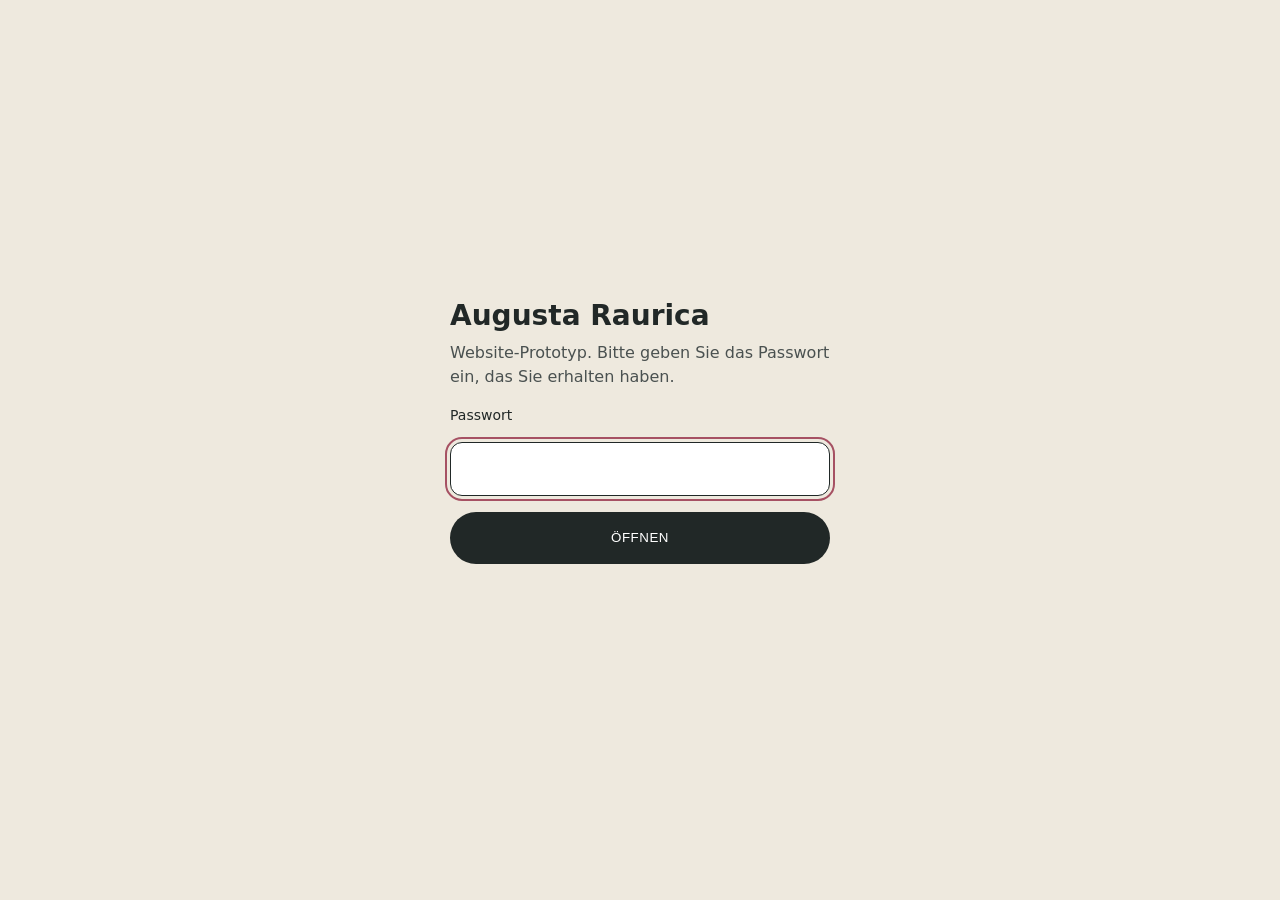
<file: suche.html>
<!doctype html>
<html lang="de">
<head>
<meta charset="utf-8">
<meta name="viewport" content="width=device-width, initial-scale=1">
<meta name="robots" content="noindex, nofollow">
<title>Suche – Augusta Raurica</title>
<style>
  :root { color-scheme: light; }
  body { margin: 0; min-height: 100svh; display: grid; place-items: center; background: #EEE9DE; color: #212827; font: 16px/1.5 "Cera Pro", Outfit, system-ui, sans-serif; }
  form { width: min(100% - 40px, 380px); display: grid; gap: 16px; }
  h1 { margin: 0 0 8px; font-size: 28px; line-height: 1.2; }
  p { margin: 0; color: #4A5150; }
  label { font-size: 14px; font-weight: 500; }
  input { height: 52px; padding: 0 16px; border: 1.5px solid #212827; border-radius: 12px; font: inherit; background: #fff; color: inherit; }
  input:focus-visible, button:focus-visible { outline: 2px solid #A65163; outline-offset: 3px; }
  button { height: 52px; border: 0; border-radius: 999px; background: #212827; color: #fff; font: 700 16px/1 inherit; letter-spacing: .04em; text-transform: uppercase; cursor: pointer; }
  button:hover { background: #000; }
  .err { min-height: 1.5em; color: #A65163; font-size: 14px; }
</style>
</head>
<body>
<form id="f" autocomplete="off">
  <div><h1>Augusta Raurica</h1><p>Website-Prototyp. Bitte geben Sie das Passwort ein, das Sie erhalten haben.</p></div>
  <label for="pw">Passwort</label>
  <input id="pw" type="password" required autofocus aria-describedby="err">
  <button type="submit">Öffnen</button>
  <p class="err" id="err" role="alert"></p>
</form>
<script>
(() => {
  const SALT = '0YTFCXiW6xfYW2MrjCDsTg==', ITER = 250000, IV = 'iEBzVuUFAts4KbHe', DATA = 'gvWE+3YMcjag8DUZzz1MFuQFvRREhD12AvX3R61xsRzqrj2v66LRH60zdQk2U3qxe7tOh68vEEddPIFEvhbnHtDNRV0P7XQ9vfqkXaLY/ZMgQ4LsdGWi4RkkIJwofCI/EU3J5nXcM3v1gTUuqH3FRRHsxCW4BergnygVl4Giw7GfHR9CpsrMWfFhFf0jcv7kAVg2sI2dfiNBQVBFJjSJGS0Pkmcif9vQg/7yhdnSzCJ74gB5m/9AWCp+Jk1+bRzIfc1FzYdAfAs8PjuYy6luBMHHiMmxvB7PA/6EjTOEYi9Zt3XWb+WOCW+9PKPAXz+8+WsGVMxPsbw+RPG+9/+SYF+AZFss22eDSHk2KMsNyMrVuNTpPHr+sNidmEFnYepQYb0l8gxrOMvzKWqHzttSHOuxZmf+rFLguQQerjqJVAwY/UbusvI49v/a83xozwlLeoIIytvhmYdnZz0X1vXCnwR3p5j9DjNIEza298FW+qYspag9/xWs6dCmYJYEgXkprw5gjDkRT+0GRYg3DY1/hT9ZktdImLL4GyM6al1NWJjeVP3TTXeeqVcm70rDo/[base64]/QVgNq8sgsBnT+qAm1P3I51OPI4MCgVwcBYp+w/ZanMRBNbjbf2SwMg9dhNcdqZcpMP1bvquYR0A0140W83sD5nCEZJiRlzPeYxmBSu4+2rJhNtoOdskTaHhoIn6woW3Ivyk3DyVJCIDCO9NPAmU1uwKU8/SOOlb0qbJHL5tDguZVDsk/WYlW39qZBWfGaz9NuGOJYiEMeW8ZZe5BC8xvZfGCV5qmJGbeOT+zn8OC0u5Dsbd0Lj53XpUuiWk9KhE508Vfz7nAVsQNzpuKSqlLtFx8Df8zBEOC95QYFMt3DR2ENMO6gVh+rLFHFQxmdlw12tPTWRrDZ9+cxXa4b0ebudMaksJIUC3SshlSKy+8e8KM/NJMbXD5zl9IG1W9MxxVIZYHuESwTFJFbUmE9IHfb2zkqQx2MStvtrv38TzC1K4/z2RGoQasv+ajRja5x2uNM8XRyMCO9CwAV9M7ST3wcJUgvUcmm09/D5MSd/1sgjU+w2l5PtcELqi4/ZbqXYCgqJyg/nvHtGru0FjIkwGPFk3PjACmDSwVTyu3ZXWTPsCrMEZoEu8Ooa0qR6M/FgnRGo9BombePat3hyvtt0ddGDk4vOWChH4pRyVlP4pzkoVMQ5znVWdkbV5AqiiHEHtYaRo0cUJHmmHvJUBbxeODG+i7zXdk/orqAp7hYjOn7o/ZNUJsVccl1eky4yRjGiEjy4VxV4nQtIm/6Gsu71CL8r3a0LCqcs0OwFcyOD+XGHIpHIj3UMoJtQnZN/WrIBD/wTdb1iE3xvFLoAfUgpGgOvKbIO/CW4ETNn8bNzBAfMH43HRQtcGvxlzTU5iCZ+iqxeLmU7ounh9qeOEwL/lT+clxwqDoBmQgs8b5D7FEqf5ShO752FuDz+AC09GZftoVd6dbLnq+3bcgNKaaaUDlvaDBMrXnYLAwUQFNXEOSBmAkG5Qkinl5rOo/eLYCx1a8XJTYHl72dOYFT41nxD1qR5xWBKIR+NnfLBbOM31O41wFLkBW585PjP18G/aK7YqvSzcfHUrftiRXEXk+XbCuxbCWvJ6bcWKtLWnV0ZaLg/smV0ZZoVkcSiQtcAnuPyI/Un1yeRQpHgm5vX6wzw8omP0yGPqi0f8wuYZPC7E7YcZokomm8z33mxA/6bXh1pJ8AK3m71eabiFItKlwxXoJ+fX7O6tn4hDCNzrm55UptNS6e1gRj9Qq6jSnL5V4/lniwDgdEVSYJXNNuCLlZTUzWt78NeUcV01qrDzgLoXRo2hhb1aBBa8KECfW/gmtdmsH61n1DvMC8QwhLn45TVt1w7afKcQI88aSpm0OeuaTbN5gXsKVmejJreWVtoT3uCumUcvstNEmciQ2/jMXCqIxaJCveZdgPLq8ul0n3PINWUl+D/o0FyfgI1LJVguKOEg54JxPeMsIUuti52byXrDyk7IMXhBdnbE7JJA7xm9/hQSisp7eWXSvc1VhAOjX7oMUhuEP/1qTsR5X5Ejtwzqc1sqzvvr/1UHmoeVak5c0VVvfHrm/WtFJdm/KKulo752ZUY3IxSbnww7Tvbi/nU3YWu+XTA8qHZyQ5SwIbCOcgYO2VHG41sVYWYSvJfBc4cxxbRv0VOeW82sqL2DKaF9gAz3/raYuw9EbBHyOUyu+1RYNmTLCuwa78d6p6NqyAI0hCpZgH8nT0xjSmijRgF0Na6ydyuOc0mAv4rIyqDGJeunN1Ha36xITAd9CedPNx0rknbwTkGV2Qoj2IfGb55vucGEGLAq7gka38rVbn2ibLLaNekmF9MUid9F/[base64]/l0C3fNBpIlwVFY6i/bBP3aaHNvksa3Hy/MDoQ4wu6JCXRgstZ+N9nhRvwiT18XkbfD/csyrrKFX6+FQR87ew+g49sfM/3/7pubcES7qdHWaULF4xpD6sceg5TcZ/W3uBrqh4uhcqg96YZOXKe3vsApHfWOWBAFQj8ZA8/UWaYGo/tPi+++2c7tEfTAKnSueG2pbmWdpRRF1O72DV/ycPhad8w1x8QgZrHmCylzRyWODCTnllaWHclQvUgZSxT5iew/53AMkNqTSudBOJx4E6UD6fy5l1WZ4a53yjlxk6IqweBKAo3LwiTiDqWzA/Ix33r5VFn3B2HU3oCDau4Arqe14p15phQeOUbgYj3+bnII094n6z3f7t8m+3Djexz6Jp3owKY/wGKR/[base64]/+CfQxiUw0PJREMnQ9xY9+wMlmdFYAENoskbRNCh2WASfNsxbSNurtmbHDKCI542qr9FgOcJXzQf8xjoKq6Lxft3vjdki6cyzmMyFz8u4m2WQYD2T12UVxZqi4gQ2bYhaFIPM0/nAEa/avO8BX5OqohPB0vC/6dvMrWrsLY5Y1VPRz/1kFTU8+OZFtKOJTC/[base64]/xU4Lg6B53FbIl/A5vHm3wsGZBr7HprDqrzhIg1X1uXfIM1TaGqCRBnfPFVsj3/PU9WpuqPqWFDNKC3H67nz+Lt4UFekP5IvZILt/0Fd5ZBSnpO3OSExGrp4KpRtKG/YTOyo7TS2L/wHt5+Pv6OhMuhbx3WJwQUD+fbDymiAMajx1zZrGe1IK32n3cUsbHu+aSp03Qojw+QPbRJwDsvf7CK0ywMvMJXpEwKpnv0eep4ceaoelAbTY7fTDvau0UUO1hd94s+NE/BF6O0K2ZypVKEkw8YMHZBhQo8lO7kgVi3Mo898cf80nFpeiEtEpQ1orFgt5We3Ez/j9NqbQRF3JHTCHvB4tIdiBw46cMxYew6jH6WjwLvA2o+s8+VsEgdf4oRO8ZdQn+r2SSw/[base64]/Jb4l36rvzoNp3lkBg0vtAUhoQ3iD9LGNKIq9sxbDxWsZs0C7xU1Em4JEIZitOUn0W77s7jVcGTX6tmdRgQDspmj8LbEmKOjd1FvkZOpsseNDpTTf6QUQGNL0oP+ulb4smtHx6M1WJcDFzKP8KxLW12L/upD9pj0x/JcrhNpMYORQ3mIqAhQpgCUJiE6/zpfd+VL9+AunwY1T+KyLqRYYBbZ53iNxon6emHbft8gY66GOzETF0iw889Nq0QVR39UGIH6i9NS5Y8vdFed5hBrA4P0mwxOTFyJyDEccxso46Op/AeVnijQcD/cPLYnbMNpVpgw1pVi/wspCCk+ejKmauL0YylImHrl3vXFsMVCr4yc3DcgAE0hhzz4POrqZg0iHaG2iqir/Piltfb94yDK4C+KzHOiqJEJD8HzpIkEVkpGp5NK9u0BbTvkBdsT7alZIrpNyxLG6EL1/6phTfAMxLLmWRd1FT8S4m7vzn4rl5U5YJe/5cDYxHaM0clH4fwbvEXfAC0SRy7LjsiBWWukI0u6zGpzWNFPeg+1ORc4UDJQjQPGhBKht9bOaHU6h9r6721nhCVI0Walbcbli6tjMN3R53wCeaI+ytzUcyOZl2N8kfP2ewzaixPACl/z2Spzm+p0yIsFFHqqlsCc7GRuIbqnhOucEUvBf/iimbQhfMQW4MgfQViLrZXDjgnaCrLvEC+HkpnQ+cZFdfsCEl//A3', KEY = 'ar-proto-key';
  const u8 = s => Uint8Array.from(atob(s), c => c.charCodeAt(0));
  const show = async raw => {
    const key = await crypto.subtle.importKey('raw', raw, 'AES-GCM', false, ['decrypt']);
    const html = new TextDecoder().decode(await crypto.subtle.decrypt({ name: 'AES-GCM', iv: u8(IV) }, key, u8(DATA)));
    // erst nach dem vollständigen Laden ersetzen, sonst hängt document.write den Inhalt nur an
    if (document.readyState !== 'complete') await new Promise(r => addEventListener('load', r, { once: true }));
    document.open(); document.write(html); document.close();
  };
  const saved = (() => { try { return sessionStorage.getItem(KEY); } catch (e) { return null; } })();
  if (saved) {   // schon entsperrt: Formular nicht aufblitzen lassen
    document.documentElement.style.visibility = 'hidden';
    show(u8(saved)).catch(() => { document.documentElement.style.visibility = ''; try { sessionStorage.removeItem(KEY); } catch (e) {} });
  }
  document.getElementById('f').addEventListener('submit', async e => {
    e.preventDefault();
    const err = document.getElementById('err'); err.textContent = '';
    const pw = document.getElementById('pw').value;
    try {
      const base = await crypto.subtle.importKey('raw', new TextEncoder().encode(pw), 'PBKDF2', false, ['deriveBits']);
      const raw = new Uint8Array(await crypto.subtle.deriveBits({ name: 'PBKDF2', salt: u8(SALT), iterations: ITER, hash: 'SHA-256' }, base, 256));
      await show(raw);
      try { sessionStorage.setItem(KEY, btoa(String.fromCharCode(...raw))); } catch (e) {}
    } catch (x) { err.textContent = 'Das Passwort stimmt nicht. Bitte nochmals versuchen.'; }
  });
})();
</script>
</body>
</html>
</file>
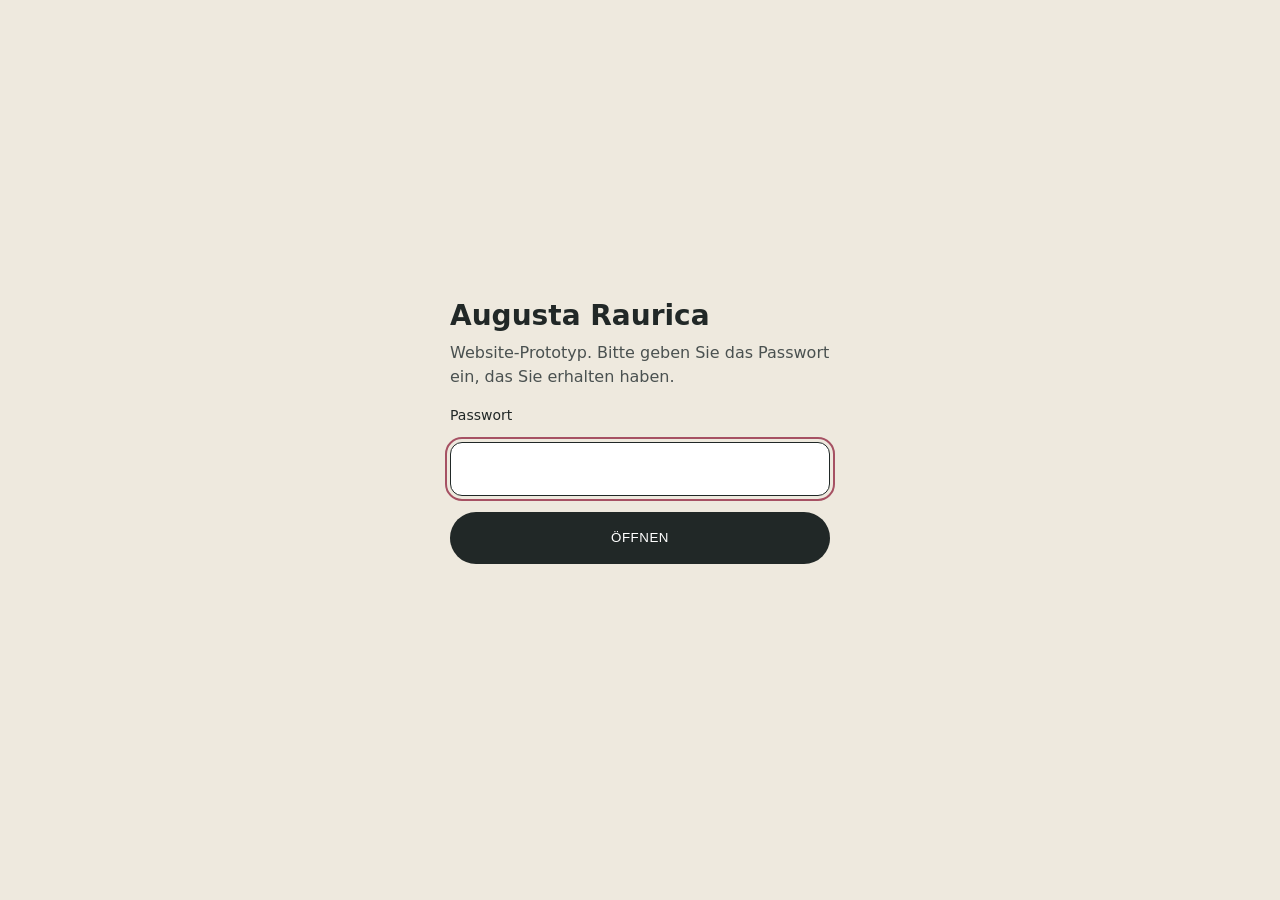
<file: tickets.html>
<!doctype html>
<html lang="de">
<head>
<meta charset="utf-8">
<meta name="viewport" content="width=device-width, initial-scale=1">
<meta name="robots" content="noindex, nofollow">
<title>Tickets und Öffnungszeiten – Augusta Raurica</title>
<style>
  :root { color-scheme: light; }
  body { margin: 0; min-height: 100svh; display: grid; place-items: center; background: #EEE9DE; color: #212827; font: 16px/1.5 "Cera Pro", Outfit, system-ui, sans-serif; }
  form { width: min(100% - 40px, 380px); display: grid; gap: 16px; }
  h1 { margin: 0 0 8px; font-size: 28px; line-height: 1.2; }
  p { margin: 0; color: #4A5150; }
  label { font-size: 14px; font-weight: 500; }
  input { height: 52px; padding: 0 16px; border: 1.5px solid #212827; border-radius: 12px; font: inherit; background: #fff; color: inherit; }
  input:focus-visible, button:focus-visible { outline: 2px solid #A65163; outline-offset: 3px; }
  button { height: 52px; border: 0; border-radius: 999px; background: #212827; color: #fff; font: 700 16px/1 inherit; letter-spacing: .04em; text-transform: uppercase; cursor: pointer; }
  button:hover { background: #000; }
  .err { min-height: 1.5em; color: #A65163; font-size: 14px; }
</style>
</head>
<body>
<form id="f" autocomplete="off">
  <div><h1>Augusta Raurica</h1><p>Website-Prototyp. Bitte geben Sie das Passwort ein, das Sie erhalten haben.</p></div>
  <label for="pw">Passwort</label>
  <input id="pw" type="password" required autofocus aria-describedby="err">
  <button type="submit">Öffnen</button>
  <p class="err" id="err" role="alert"></p>
</form>
<script>
(() => {
  const SALT = '0YTFCXiW6xfYW2MrjCDsTg==', ITER = 250000, IV = 'nNjIaqoyqitew3ra', DATA = 'gk3pjTzfAv087e6r5ecv6EjqU92nGxuBptH1btEY2gCp3Se53oeSK/JR7DsLb2XY3P37WIBT07Ec9I8hkYrxYrVRPel/ldI/HjRWz1vwYHWHKyWWnlHkfyWC2Hv4uVRBpufuwZmv+qdFgsMAoydpAZ41SevQ4YcAL2hMppAFTP66PHjc8sxmqRzo5Xq6bUcRL188tJb+PfTqpIM+Bjdzu1Y3TjKjGcwJ2wACQwS9p7fIhqx6mLEPTWnyqKBuqmKYh+Eqtgx6QOm/SpWZi5x87goblFLPZkF58W8p0lhpZui9MI4A8HFYjJds02UG4aurLoBH1lXcUbaWe3fDShtzOSyCd5Q83Vl4oUg57hzGKcQK4xjPIUzS7XGXho2/2OYEqdBjUENt0OailIqjNSjBNhH8gKPlnmlo7he4yfbAbz+5ZuOQuAAVV6Tc6+I09TMWnm2SLX6Urz8HmR9u8/0ogHwyh7zTKuNQGw111f5OMgKb8kUUosQ/+8qHlSoIdZ3oG8Q3iykLYm+OlcOVMKgRwpICwaN6BzfWTsfHePwxNT2ZD4Ccs/Qa9LrXHZSe0HvW3ytSSn0x6sKUfIMa00d7IODhWX3TypnQQamYEsJp96iHpxERuDuM5z49+A9puvRCo2t3f4aJKdOmOuOVVSNqnjpc4ug6QbAfQkk6EeT9hxi5AoVXgz4oyqCELdHgNB/wf/FhGzbeTFGR8icfuOpB9ahWBLSBC7QIX3r5zm6cCJm3Vi7RGtAaZKi0EMFvGvfBU2gwvLocvRadOUhAB/ksxrd3VK9AHfSnSByCvNfLL+UDuueWU9iYb89A9gPfPNuMuvtbGkNNXtCLwg5/HxjPMiZZac8RXDM/GD9exjQDawj0Nu6o9Im37bzB09RPKfOCVmOGhZ2TrIZDD4ckM7ZKpKr78Xee30hEek+gHwdwlA4EMSCdw1hMOU+xfilNLIPIOcEW8yzGoe7bsCLeE/gKpXobqrG52pn2YaHvqt9hY9TcBOdx8zFrATx8PMeP05znJZIDPMsozcT1NSiq6krK2PfAfJ7z5o69tAnG5FIHUH+cRknLm5ycJjv010Q3L9KKMjeqsugtzfX81QDEfZ1c2hREt7ovHJmBneS9WFMGW/kyU6/3YTf1fCRju3gEH/Jtz4TWPi5sOcjo9b9yAno4IJrCEkAR617pOKZUHXW6OUs9WmbegHYT/2km9WbOOefJbxLuJcdBYVuAxSgoRhws7iLPEYgd7VZMtjetEljPEMEuemNMaC7MnvypO00MRnp4tfUw7+coykzQsSO2yc4kGA+r6qVSGXCpbtHbW2BlJGjdVb47J/oy3hB1n7XBY4vZlOIwJPkhdZF25EPnEuRJp2ECV9InffX3fQ1KzEswcQNXA9U507Lsv4Tb+U+1sCC4Ivn+oonaOTP/hd5bMiKM0OkeZTdWIW+CLR/FR6dGEUobl9658IPSOAQtbV7T9KWtnf2TttBwRGz1V5fbzFne/pdfbPV2ww6yAsHUPClGiQ/Nrkf2nFH7rEITRBFM0BRaa9PhRRvhKmKaTCmKRnn1pdJ9M1ofJykeALBlyQL8m8lwJCxRBeNmPZLHn7tNf+RNzoCXO0wKX6izg3Jix7BYMawOL6tIWtXDtvDJ5kmxAIW4ezY/dwvm+yt/rBNZBnc8MrM93/9Isw/EvEaOe/Lj/2lT1Vj3tWjZJgVmywXTLxF1z1X3XvtgOq2sut5KXE2SCiy8+aJNSE990L0esQ1iVdsi0vJCsLESuMiKDrqcZX2BubPCH8vi7oSwMxlwj/9DvRGPgczXbv34r3+1+yUuH7Lbzjj4Qx2aOBCjwM+RyVgNayxB5yFoG3TFZcpKFNZTx/SJ36RsFoF1wlW9NlfmMh7iVv5KOKMenV+PnCcqW4nT+ZpVEF//eCiJYQgQ+Qq2WagpfYUxB+Odc6+RjzG92hpAzmFJLe3LqH+RgL81PYb+/w658PqJ7lXoCfixEhlD2bsrbDatEg5g8OvixRx8mKaNY9hfA8YZnbJbG4mZ+Yq+PYVvZ9bsma7VzsaqY2wGpx4/uJgRVFaytlhYV79eDVuGrPpqRWPM4bczPw3LybRtd6hyMAxjNHc0MiJiz8IVz8K/adLga2iOU1bu7kTPOTwyTL2I3NB4NvYFd5/GQr8ZxZHMGig4c/dtymU8ISNc6FMqjYRd6vfT4Ug7DkEdSsxT8BL0055flAZffodKUbIyuHPVMGtFO1jjY3nUkxbybUL+xhIHf0KFYxoPgeIsjzt6cea4XAvjcIPQfI59uEy6m/DX8P9aeVzD36+AqRn4p1MOtVfz5vijWnpybTkZ67SyZnEneymryPXXlxNpjT80rN2jIewQX4Q0+imWgDi2yvKfrOC8cNED5EpV4aIRC+r71GIddZ10x79Hv2zOUJ6wj4DJRuFRV71u+RUpBiVeUbFcbog+eSeXIHrExKrwdaQCJD9EvO0jp9W7zrl9f/zSXr7FMZkGutyX0bJsgf4fb6dyiqkm5uzoB/BqXf2CZBt4fnFS/CFTFeAZz9RUJV3E1dLztUfl0ydsN4TvJbMTXN0F5pHINuEDs3AbmR50V8sZYdAXCHHN6g5guZG1JGxqXuYBU7eIfIVqnk/xWlo3ewCNwbgIpwYFLRl8vMnehFsPgKQAxdv+UkQlZAhhrKN/n+A9FLMhJglnI4uEfyou60dPofpyht6iwgaHagAgzdJcrVMIXnePkUbKB9G/5bVkjb1frOLpm326qIrSo5j0/dJYnI5w70mx4uzbV7e9PVGCVi8EkEbkJmZlQlbY/8vO29fO62FeXw+XLVW2FQ23oBERD5kFFrgAtKwp+CbECrFqYmC6Tu/aVrSzbxPa8Rdqcp6SNyMhpbBRXL6hS60nLTuVVAba+X6BPC+1glKiZPijaexIAYyEEwE9KotJ/aqUFON+3bIN2ts4fpkCATAEzS0ROnw1ellG1+LHelEWf0na15fDCgf2pS7ZK5iUAQ+WBFw7y4hWaJtmy8sZWRXtBi060BbQJ1Sdss7ikgkZqR/UBPIhpANg+17SK0lQDjO84wZDPO4MUw1liV/vgiXmOzsVCannXNFqcZulrimd7QhoMbqc/7rsdOLP27SWDXDe+NEsP2EZmNAl58YrOsqNJHzTvo7yik6LXlZBSj/WXA5FSGJg4WRMteSD5Nljs8Jv8/8VOM0LQRIr31E8AzWDbtl5PWigeJV+PcG++znaSVvEs2PG2QYbL1+SDBOFYRcziYw/YE6EwvSutTGOPFv7MerV/8m3JAXOhSoak+fp83ETE0HOqrpbc2GfuXgVq8mChU+6mAcnTNDakjsJa5tWHIXAp/EavWyPvsLMEcG9MvhA0FCg4Q9piMLebsB3l5jRYp+WPzsU5/oEn3OMz88YaoFH57f5MBv/4qtr1zVmauQ6HL2u8araRc4jyDST69fx6DdDVT2peKILMp4e/0CFjtL2O/sUmdoUif+UP1Dqs/++aiPGmuZgHBL5pbQDuBfrvzuJ/7zcfLjmxTtYx99gk8KmdjwB8vJAQJkb15mq2H+o8oPaEG0bivhl/[base64]/tAZEyGbJNHohikGDci/Bkfo+VCggurGjun/A9XVgm0HEM+Xw4qqZn4bRYP4Amf8NnhArPnLDuLXTafwv1VGPYAYnuMiElTxJmc2nnqUNq06YdS23l6HUQcBWfisW0ahO7AeqhSmuc9A59JCKKUQGCqVs0F2wQXyHKt/fvCMeMCrWpCEsYxC8tGJG62FUiSJmXfjC3lPT2h7PkuRt33pA0BT3aWnqKO4iQGUUPs7n+7kzIwAz1YG5alyp0BPu1s2MQQutYsiHP1NVGM5/KscgiQA6835EXr0b+apv6kKNWMEf8yLOmta/NNNBO/eJ5G15GztdqUbkkAYWMX6d4eUMFQfbZ1wkO9sXA1SiT3NAwDzI41tgSbZrnMYcc3EThJQ22/2LxY4J15A3xPFKP3sR/6PNPnjyESj3+8WfARucgfubt6Cm936fx+4Q8lYs2qitici5dbbJwbtre5QsW+8jukA/ZF7ekZ6iKT8LHvjafTd9IxLxO/SU5JmZtLUQ/rqNq6QzjUbC6ET6iG0/QXEI05pK7aq/jw+JY03DHVAtTCwj73p0bIr4WC9BaKy143dlhOlLYAhOON42Ym1x87jFbaZx1xQhWEdUpkEPCG1sprlC3P25fZ5UleytOUUQOPWMU/eMLVi4T5Wl0lf0EAM/DIQfSDUINGFAjWkEW+zj2OVI3MFMnW1dJzdkG/PEU6P38cIkdfPM0Cz2aJD7UZIsWwKuiHWuEpMTEnK7ek+2mltoZBzwlHAr3/eXcmmjKu/0rrSx/04EpxL1vI6A9LeaYa4F6/lLWuyxovDKwHkqTCrxxiEx+CQWBityxJyzDJfTH3mgX3KEJJSar0sH3kViRqeLs4KdQ+4TkXOCNmq3q/ZD53oogpuF8CvLA3UtqV7MvkoRbMrwlBscGvkXdc99Q1Ds2DG1y9M6Ergid3G6qve2jQpshXfls50nOtR5FodUoQ7cFasMeTdkYkCGxGUdKeCHXOx7Vxs2eOJT+fPbb29ZIJEfJZMsNXYh2kBFFuw0wPY3jsiJR+uvF7rr9A/Ql1aBCYUaTbCwR35x9krEkScRziFv/xzOo2f/Npe24EdywiGrNFaXFPgrQd87aO5FCbNKhgeyqODAUA0KLhJQ7CMpUVrKfDfz8PF5lmNVPGTiYIR8o865cSN0BsA36NEm5LxZJyzjWXCiGQaYBd/qc87udR3fVzQbji6wCdCQoyTMEtDzDvxzkOqLxKlfnu/u+5yiA96nMKydI5OQM/3D6IZor+i38MumuPCUbe1Pk/zU//hHk0o/JCGi01BUdanz50BUwxEx6/DhbucYiGLu56dp2dhBCDqVF0nA/q1Z8QJ8XtDsox4KBrxG2cB6Xu0XRsb067gqchdjr1CBmCDyImUXN/IL6Pn1cE9Q1m8ezvacY16mOCZULy64saRFVtRjIeG71a5eh1V+I0mjmTO+tS1uWIUtU6iyzl+FtNoWZEA1yW/RfEtky1MOkiCVCA+nXIWGwrb+0GTay28YSRj+T5NJ1UCLtiu6lpaziucD7sbjF/oF1JW/DKOijxFWw6TDVpEs5VA8LQ5M9PZDKTJKr5GPYZTMqMUatDlLN73Oqcp5UvhVzO3OigefofI12R/hCxVgIP6JlNAX4zBvdM3sXGGsYAWD8uIbHIY5s/gJxUDhua30hoHszlkctwG1SC3Ws/bPg05YmMhZtwdnkdY7mwzYtUl0y9Nar0gteBUDIwL3WgkPdXA264RktBlS0rhUFTOpeVaAYLPwI7XfFFOzr0Czjwh4N4vE9HkTjFf52gywLII79RB+SHISPkkUvjz6V/kdEvy37eQ7xUOHq0+A5YAFC9yZDRH6Czgj3e6IHVWZLZmEqMgckNI5EL/tKoefx+4z51qbpoS7rnjk07sML0Bsm4AuqeO4UtLpYj928QJURqixFrsw3gIN1gLsc2LCykfjthr9h9jjaZaeQdboYZ5RoGg5z8XQXwFSJb9rcBrONzLAQlHRKdNbP0jpGR8zY/j1HWveDj+oRVDPmiwmq+9T+Xa9NstXj/xtq+lmfkeOJOv0Ql9ucRA6klLBxCLRDCORJsEHqwxQIMZaltswKwbegC/2EKJC4b6oPJOBCtG51IXxt0wX4zA+gabvsVWd51xXpxCN3rkuMj2q9/vbdYae+xyX096R6VSI3ZxIh6nL8XFxQrRrfKEco1tO1ElKN6WQK7NKc9U5l/0LZM0mUXDhaQYzpA6bUydSdkT/3FtAup9wNnUhr5ca3Ax4sBCLXZzzvdI2UuXIkeCTScpIlkgrtEz1KZeAUMJ+dlay53gymmzwzhgaMzKA9qyGXOMLl30kztB+KYLsUdtvFwIZE1S84DVQCqNU7BiLo7KoFIdpxBjt7YQc74rJlUuWGasq2R4b9MvPQTK9cHjTPTPqWVIh//vwViCbi4/UrITVYhJd47Ehe7GSxvk89ij/aYBUuF35J2iIRHrNDQhD7nySdIVqVWUzl4YxJg0qVBdFwEd2qIIvGfPGUjr6gSoSGhZX/[base64]/BOibs1XJtk4L3hgk0Q9IACqN6dG8kIHnQAzWjz+yTecJyALkXsRn8tfnCuenIMbony3Zu/wZ9slXqEVcRAdeiTpl9TyOMgsPbRh6sFMvuHaN6y3X1cKZocdVEE9TANTE+LGLE/2Idfpd6ZckcOrHXZkkYz07EIASOjtL1+fMHxPTTKzODUfOBS5UxohGek+dDhY6yni22AmK89H3LX5V5huUB9Eqcab4yEotEkEkj2yU/XH4OSyGbtERvo+24fD9HNK/[base64]/qxflVcvs24cxxGuj50ZgtXA9zE2ilBPl/ofF0KhplwOR5N1IlO4ZW3MkRMuu0a5m5oswj4+4diOI/vRQ9EXw82/xH/b5KHgkCRoys3LupfPTG/kYhSfltj0H7dvIRNMaYc7837cLVKVGMmsbSNyEPDHprGeZRQQ28WqpaBcMb4DDFoKX3gELotoMH8I2LBjZ04P/i3Q/XLJT4e6ySYAcoDFuR9pOTn6qxQ6+9mrfoGtPrBh0Oq+1T8DrxUr7nlqzgCutiG0t5C7CD9O3EW06yQQHlREsYb4Jl58IcThO+6LGJq+mK6ocSFVL3zhatWbrIWLYEKMM/VhQIfGv/36t7hBBhYAJlqrpLZbZhSyi6Ygdll79ZYV9NU19AiPA4p99wPYE0uQHJjKhAbRMCIgJe6tFZmXQZDYNP+e6ZGbE5esRPTM/7oPlX+oJHpyiQNfUKY2dXiM6ZqCYmr3oPXrRjczh2krzl8ApNip5IGN+E8iWJtp10NXrN2+KFj1SE12valI38yYtZT8W6mhgH5fsiQSHWnTkTUMsJys/oiIrsX4OqkQG1lpaw8NiSt9Y4B/5fztheYlHVPHekcIXcJFhoUK20B6PGCVoe5+Myc8oqtv6HRsyshFiLCQZ+Vj8POxfS1PvV7ENdWGAV24t46EEdPKqE9PHXSTaS0ltg0kHhwfJCoY1mbOUqBYbl6AFnq8DqrDp3qNrUZbGVtoxLYMQIfUxsl7phcc4XhQAC5OIkeQ/RC3pJ3dVd7RpR5NoW2xhp2REMuaWp+7ogxM1uP0yRR1ysDzQF1VoDWVfi4n/oby8PPVedrWxEcvb0tntb7AdQ22qoctvQPnbx5UPfDxzobDBK458bm5bk8HpfGwPrf77lWyEXDDZh3ftp7ZNIxKDSkhvAjlWqC7Q2sK5KX69uIwB1/m22+RA/oeKw2FAJp4YA0K3ik+DYQMf7qqsiqFoW/HOKmNxte2IFvGXS+wxKRsZssBHCYaEWX1/kDPuX1BEalfvoJ50x0oJrLtxixdAf1lzymmgSIXc/5LfpZYIXuO3g2WqWssNSY0SztQbEKWXzZCPXAx8vPkqdckE9iplQoTV9zf9g2GGmcBwBzT7D2ZUEqtL/lyG8ghDrprWJ6JwXohjwdctQ+ly5o0dPOyoZW85uxE0QLNEpNhXAEmpmmEp2+ORDeAopwP8FTIcee9fLsjBcV7cZFZ5RiLmLljEprdvni9i323KrAvxQePbnVpjIxN9sfZSd6Gz7vqDdrLDfiqQZVTBEphkiW8cgXLjHfUP/[base64]/uHUEHrZkAFg3kRYEsVO+R0MW16QT0D8E++hOQV3rHxofQJc6BYctwUfcCopSWLveNgRlzHsPPNv6sAGZYtHm/vysGoF1MC5xry1oXMEDHrDU6+wUJFvHVNbAti3kx/QiSykGW9abbX3nHS1jc7Gc1ONFFtC1DrEiUQzLYpcUztpvXKngagUtb1qkMmn01jjOJ0OJ/QiHRGfVm8kB99v+AoLuXCKeju0vRTObDmMYf4oyo1F/F3Sfg2WPOaSlj19f7V5kFmbf5l/hHAYwcYLitCcDVG7JmOtSCZpx0SoccaYdJ1EoZWU8KNdmaMFxxY/FzxZP6LY1y7OsyQcjszXfU4eiRMApTCD/4a827tIITa2B8PaCMhK6OE0Obtst6Nq0HljF5gILtntpVWqTmrPH15sH9EoIyHIIEeUtArXuDupVuvEo4AjBPajecxDi9WwVAVlTFWg9ufNJyaS+GpO1Ue92Rxs0DSH5eWjhOt5ihc6g21ANWeJ7W1JtKs79W3G7ffH/qGDfoEg8Ruyqdkyc226WlCtz7FFwlXDFPq6puM4AUv6AuwD387AmxrZiAJNYepKaHhnMTk2ydHYUyQ75nNlHACD1gSxFo4cTANs7zXMPx4IDDStccKEP98qzOgMI41v0EcoXfi35J3lkIn+ttr2Ae/9Phomz2JWiJ3k/5rMvv9vAuZJaXlpWuBKhyqIcFDuB/WiofrlSUi5BnSNLL52o27sXTCGseIR9rn2P4lY6VKp5TsV2ERK4xBD2Blo3pHP/FsFt1Icx8LRsvnElNwcYbMRibx/+boui+QMjPtWIEmpx1JiD4n2pxQ56/sw55DJTOSYXC/AcAYkNRwr7SF4cQGjvt9OO36njcb4yhVDkNNrhJXAlx3PoYJ8L6VBEsEMlz6IHqfGfiTieQT1PwR/EofzB40Uu0XpynQ6jFf2oiYFBWRhxrL8RxiOnzUkWyd/PwvsYgY82zcC8fRyxD6kWMyg/Lf8jZcaJDJHDkndu+nCeJxXhXlnA1De9Ps9J9T5C2GGBZ8B/WSgFLlVJk3E33Lroba8DvJGnTtP3oaDxID4sESHN1ErIKBpImnh6jdFHsnKe+JBibWFTteqHD9s3ZoqHZrRZHpZy4LETu8TMcXmi3K7fZNAXyoI0/u0kheX9mmuKv6WIxNU5K6VPdE3lZneS9qCi/tBdrj/z5OAgIbxw7+7ZLPNKgZKxPsH/QF/e0wdsvHvIQPBh4CJPMe+mw7wUy/SFCHdcKQgBHkU2Dq/ZmO/uyfGk9pSvnEu5KUob8BOlZrjBsNgHvQ5p8BqsTFC4xk+jlmy4OIq7y4jmdQZdAjFxhnzi6cms2ULrc3SyGeq0xS9d8Dts/01Rb1sunxbL6Vq/uL604Cg+MJrx5OkUkvldKKSzL1rMa0wz+BATYlsbSaOvo/[base64]/fvkwYmIojHIKCSfLpAIaOBYs1oN9F0pP/[base64]/kyERMUcbvZASHN1hPMCg/SXNold3QJIkRldK9D54mY82O2opgrxbMuirItW1O4hhebDTMmwmR/gB775jtJyI1uLpG7KOeTcRd6scvPFt3JGZPiIMpo5fxYd6z5oW32yJtEb2atvk56bNVpd/uQwdmmiJL1haHD+lP4J5VMTCyAqa2Kfs5KzeAwHMbHcmXd+vtAnmtzv8Vg8kILw/i/qPsYajze5gmrEvnWoYJlJZmdR01VkjZqz+IlfWBgIgIqQhWFcki2I5iVmQz5Xo4IAmp5WEIryPEsQQvRNiPelv5LIEXyDaCsY+EQvtOJ1o6TGCGZT9P9Vg6KwyyaxbYwv/ruBz57SOd1sSpaYWZJ1iR+wqps0Hc5J2TBIWJ+GCjNdyAnohpX6pUqqkXkMUkxPXFxH1I3rhvYspQnAblmKL0GqMwZjmj/6yylfH3aDzFDk++zHWfMQ2nyGmVUuFqAgqaFPnGW64vEUALw3fjCKYTTWFZk5d26LEgaefW+aR1s1UXox8KJAJ+Zs7seXI4/cdEBH3Iyphwy4uvjnGFnoNBaO41s56Yow29wcGiu0UtNG9iKRfM9U/zI1EuH8vGKSSQId8TuMgRpDA8f+Pl0d6R+Km6ERUB+O3vUsgMsd2JYae4Ck2H3KeSLo6rPSTqtmqJ6OJq9nhXtkhSk+O5ImEOP6seW8rsJRXIz2dsJedg5GOqp06rrA8ohVzmT+n+5foaq7pu7oaB3dnEBhE0IZPXHdNv9gzlAtdEMNjO6dlbeN2LKbThCmBMkEt/ZRDT9aJ+XL4LwAHx0WbAvOxcK5IEncz+beodnNsYSVKreuen754tNkPsOD/syzmfr+O1bj04MWIsjGUpm4aFaj8zgIAN3J4KBmXFWimUKtIHPtRErsxUEL2a22ubRt2qzYmP8XxEl0FJwNafiBTzZpTQ6lLWxfmFDb0hPv4iEwUcXjKxKm5bTXDWLu0S5s3ba/[base64]/sJlTb+zXu2n/sdOghfVykvYObUH71ax4FrNEc7Tun0gU6Le9/h4+bQUIufSuElnT7W2xFn4NdDfE4dXDCunkHkvGzRFRIBDyH3BCQs9wYVRPDYVd+6pJ/8tntSX8vyZpYstrnNziTcmBImUdkiJitdlQ3R1snSpZO/gZXbFeL64puChHguSw/+oy5Zw2AO7YGcy0grjE3oK7GA3XgRm7u4UCKiMd9DS1OhP9q6qr+6RIghuNytY8J+oFJDpGFOokY6smbdwwjUNJlDstVHvHNQlq9wh3SSDjjIL6cEB3L3HuF/1XhF5zbZD7MQGAFSimwMGp8LNIx319WewCa26sWcfRZU1wVXGvtnoEB9gQe04h2cuRL9JAxDfIuV2PPHJ6cmVUV6kDjp8cfS4mfwDjxSjJamU9FiQPOaPoNJfKcksCoTv8uKAWdckYCDfw/ADabgTO0c8OL7Kc6SXQdJzti3R+9Lu/1U8DCKJp0UrcP386Wt1WIkari+txQnxUFqu+TImZwhWArE1nFW1fPben/Erri8tK8pvJqImeNFCFNaAM6yNDcX0UVulE8J0Iur91aBo6C5DJfiMyoqcbWsX2aHsRsuxuoZ8Ver+uSjvnioZPw3K4lw7/06sVAiGh7dlYhzKTNSNPo08mQCawBOgAz3ZoNdKPMOjL584zrhPRccIzxg5gYsamzP9SLAv1h8ThsnREbbgXkeYv8Dd97kLhhhXuhxfx8kcphjx41f4Tdbp9tiSYSHZ/pcPwqGDRFn5uFRlzBk569qiMs9RkglhnnFJH5DarB4Qorb2mT7tJfUDRRtIDRDgWnPfcnlOrvWlG7LD7CQHC3OnqBgh880SJ74J+zkzhoONtyMCY/ko+osNo2RfR9UBU5L1y7hL0Y93rWoEkqLoVW3jrO/ZQn4PToAzT1kdo/oGhB0jpJLfnN63i2UKttziqIrqlAnxERbU174rgmHeRQd9m+2kWZYv+pWimomOZZVmFn6849yzCon2d4EFs00f+z3270h5bm01FfOClViLZ3yMBcpa7XaqlqkWvelM/9VOPpS9N8EQlHdQm/+tTqMhFJe5AfHy4uB70CE9iHRf5bubCwU18g0ozd9wsN6M7+7zLAlQIw+gAfkl7xtxolBp2iEGLUbJNocrN6PVRok2GvVYOp7mWDF/RhjWx5Xt/NeG0QxGwMd1BWLYU2NrX4pPOnwlM4g3qKb/MK2epQPC+QM63pkLDq7wxzgLM/f6pkzczdLaXJJ47ELLh7x5JHxxz+UbP7fdiIYeSaBe9Fjh9BVL6qhmiIaW2DN79D6ZNy0TX7YMnlM54b3j5S2UvRt1uwzklP8cAjxfRvnK9IFuYG/WAJRkeDmHXrzBGmLECqyhyfY2ESePw32NCYub9LUzTbqpoeoyZNtmAGoZzd2KGNYTIn9fs0IExbSA/Pk6xLwjAmBMKUKXgaa0KXrSMa0Bri97Hd6h8VAJYFqKWCuyLnd0bxYyyMYQFi3u4wS55WgZGtmGCmD1Pg/7u7aRMAbWffguVy+H9wFl06eMyXN0xAAWpQdITAnynnSGrBJZ0OvV+fmp2u40rYgteDi9TPhjg75YYTskyF6gGMZ5+YUN7lbEpypfYC8mn2EYAtpwU1LcKAa02c54c/RuXhPAjudkIHJnP3Zvw7Kjo/WxX64P+6hOtYnUjpcKbTW7VTqgqrvwqF0BAJCSFnaIZgzlhoiHm4C+mv+4/F+qml62FUuB8UIetH01fXKP5q+CILk3VDeTXoX6ZYc5r9Dj3ThJtgvQsIXisVK5fA9jOueIuhc6ZmcNb2lxQxNdX2btMWyTfJpf2MengEvooRjoN9RJ2dn8MdaKKH3gD1yVtQ1F/bCWtPJ1hAsJkBtqAqbI/NE2zlUBjR9DBQQJU50URqvW//B5y0GCqcVCQljgLjSCP11H57o47Go0udsVQ2WIrniwChzVUFb72xFFIw+/NA+/s2u40kb7aL/3ec8Xl3pU72qKM5ObUmz3geJjyWdjBfBQqzRQ/6Kp7WwrokgJvD2eiZwEPPrx1g4Nvh0K9Kjqxs+weXzDQQ9RPzS1DBzOkAbVwvcyvuCBkds0dEJ+EXIq3rwCi3K9gBIViBt6KLOgAiWvcQynz9N12x3bmh0nUNh/Xik+oJ8xxNJaEKUPub4QgY=', KEY = 'ar-proto-key';
  const u8 = s => Uint8Array.from(atob(s), c => c.charCodeAt(0));
  const show = async raw => {
    const key = await crypto.subtle.importKey('raw', raw, 'AES-GCM', false, ['decrypt']);
    const html = new TextDecoder().decode(await crypto.subtle.decrypt({ name: 'AES-GCM', iv: u8(IV) }, key, u8(DATA)));
    // erst nach dem vollständigen Laden ersetzen, sonst hängt document.write den Inhalt nur an
    if (document.readyState !== 'complete') await new Promise(r => addEventListener('load', r, { once: true }));
    document.open(); document.write(html); document.close();
  };
  const saved = (() => { try { return sessionStorage.getItem(KEY); } catch (e) { return null; } })();
  if (saved) {   // schon entsperrt: Formular nicht aufblitzen lassen
    document.documentElement.style.visibility = 'hidden';
    show(u8(saved)).catch(() => { document.documentElement.style.visibility = ''; try { sessionStorage.removeItem(KEY); } catch (e) {} });
  }
  document.getElementById('f').addEventListener('submit', async e => {
    e.preventDefault();
    const err = document.getElementById('err'); err.textContent = '';
    const pw = document.getElementById('pw').value;
    try {
      const base = await crypto.subtle.importKey('raw', new TextEncoder().encode(pw), 'PBKDF2', false, ['deriveBits']);
      const raw = new Uint8Array(await crypto.subtle.deriveBits({ name: 'PBKDF2', salt: u8(SALT), iterations: ITER, hash: 'SHA-256' }, base, 256));
      await show(raw);
      try { sessionStorage.setItem(KEY, btoa(String.fromCharCode(...raw))); } catch (e) {}
    } catch (x) { err.textContent = 'Das Passwort stimmt nicht. Bitte nochmals versuchen.'; }
  });
})();
</script>
</body>
</html>
</file>
